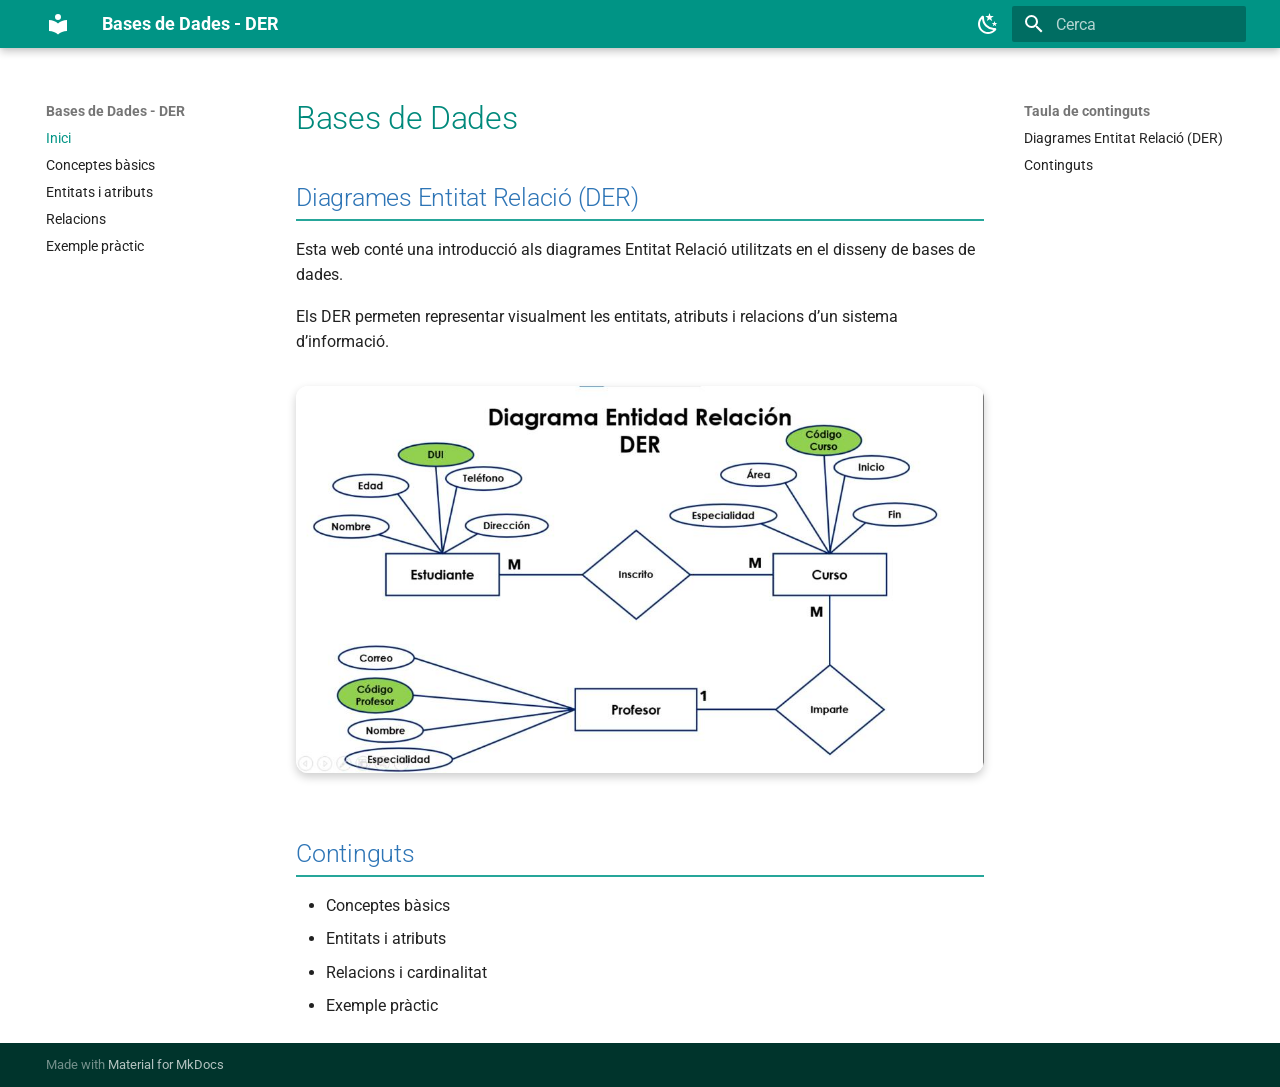
<file: site/index.html>
<!doctype html>
<html lang="ca" class="no-js">
  <head>
    
      <meta charset="utf-8">
      <meta name="viewport" content="width=device-width,initial-scale=1">
      
      
      
      
      
        <link rel="next" href="conceptes/">
      
      
        
      
      
      <link rel="icon" href="assets/images/favicon.png">
      <meta name="generator" content="mkdocs-1.6.1, mkdocs-material-9.7.6">
    
    
      
        <title>Bases de Dades - DER</title>
      
    
    
      <link rel="stylesheet" href="assets/stylesheets/main.484c7ddc.min.css">
      
        
        <link rel="stylesheet" href="assets/stylesheets/palette.ab4e12ef.min.css">
      
      


    
    
      
    
    
      
        
        
        <link rel="preconnect" href="https://fonts.gstatic.com" crossorigin>
        <link rel="stylesheet" href="https://fonts.googleapis.com/css?family=Roboto:300,300i,400,400i,700,700i%7CRoboto+Mono:400,400i,700,700i&display=fallback">
        <style>:root{--md-text-font:"Roboto";--md-code-font:"Roboto Mono"}</style>
      
    
    
      <link rel="stylesheet" href="css/extra.css">
    
    <script>__md_scope=new URL(".",location),__md_hash=e=>[...e].reduce(((e,_)=>(e<<5)-e+_.charCodeAt(0)),0),__md_get=(e,_=localStorage,t=__md_scope)=>JSON.parse(_.getItem(t.pathname+"."+e)),__md_set=(e,_,t=localStorage,a=__md_scope)=>{try{t.setItem(a.pathname+"."+e,JSON.stringify(_))}catch(e){}}</script>
    
      

    
    
  </head>
  
  
    
    
      
    
    
    
    
    <body dir="ltr" data-md-color-scheme="default" data-md-color-primary="teal" data-md-color-accent="indigo">
  
    
    <input class="md-toggle" data-md-toggle="drawer" type="checkbox" id="__drawer" autocomplete="off">
    <input class="md-toggle" data-md-toggle="search" type="checkbox" id="__search" autocomplete="off">
    <label class="md-overlay" for="__drawer"></label>
    <div data-md-component="skip">
      
        
        <a href="#bases-de-dades" class="md-skip">
          Salta el contingut
        </a>
      
    </div>
    <div data-md-component="announce">
      
    </div>
    
    
      

  

<header class="md-header md-header--shadow" data-md-component="header">
  <nav class="md-header__inner md-grid" aria-label="Capçalera">
    <a href="." title="Bases de Dades - DER" class="md-header__button md-logo" aria-label="Bases de Dades - DER" data-md-component="logo">
      
  
  <svg xmlns="http://www.w3.org/2000/svg" viewBox="0 0 24 24"><path d="M12 8a3 3 0 0 0 3-3 3 3 0 0 0-3-3 3 3 0 0 0-3 3 3 3 0 0 0 3 3m0 3.54C9.64 9.35 6.5 8 3 8v11c3.5 0 6.64 1.35 9 3.54 2.36-2.19 5.5-3.54 9-3.54V8c-3.5 0-6.64 1.35-9 3.54"/></svg>

    </a>
    <label class="md-header__button md-icon" for="__drawer">
      
      <svg xmlns="http://www.w3.org/2000/svg" viewBox="0 0 24 24"><path d="M3 6h18v2H3zm0 5h18v2H3zm0 5h18v2H3z"/></svg>
    </label>
    <div class="md-header__title" data-md-component="header-title">
      <div class="md-header__ellipsis">
        <div class="md-header__topic">
          <span class="md-ellipsis">
            Bases de Dades - DER
          </span>
        </div>
        <div class="md-header__topic" data-md-component="header-topic">
          <span class="md-ellipsis">
            
              Inici
            
          </span>
        </div>
      </div>
    </div>
    
      
        <form class="md-header__option" data-md-component="palette">
  
    
    
    
    <input class="md-option" data-md-color-media="" data-md-color-scheme="default" data-md-color-primary="teal" data-md-color-accent="indigo"  aria-label="Canvia a mode oscur"  type="radio" name="__palette" id="__palette_0">
    
      <label class="md-header__button md-icon" title="Canvia a mode oscur" for="__palette_1" hidden>
        <svg xmlns="http://www.w3.org/2000/svg" viewBox="0 0 24 24"><path d="m17.75 4.09-2.53 1.94.91 3.06-2.63-1.81-2.63 1.81.91-3.06-2.53-1.94L12.44 4l1.06-3 1.06 3zm3.5 6.91-1.64 1.25.59 1.98-1.7-1.17-1.7 1.17.59-1.98L15.75 11l2.06-.05L18.5 9l.69 1.95zm-2.28 4.95c.83-.08 1.72 1.1 1.19 1.85-.32.45-.66.87-1.08 1.27C15.17 23 8.84 23 4.94 19.07c-3.91-3.9-3.91-10.24 0-14.14.4-.4.82-.76 1.27-1.08.75-.53 1.93.36 1.85 1.19-.27 2.86.69 5.83 2.89 8.02a9.96 9.96 0 0 0 8.02 2.89m-1.64 2.02a12.08 12.08 0 0 1-7.8-3.47c-2.17-2.19-3.33-5-3.49-7.82-2.81 3.14-2.7 7.96.31 10.98 3.02 3.01 7.84 3.12 10.98.31"/></svg>
      </label>
    
  
    
    
    
    <input class="md-option" data-md-color-media="" data-md-color-scheme="slate" data-md-color-primary="teal" data-md-color-accent="lime"  aria-label="Canvia a mode clar"  type="radio" name="__palette" id="__palette_1">
    
      <label class="md-header__button md-icon" title="Canvia a mode clar" for="__palette_0" hidden>
        <svg xmlns="http://www.w3.org/2000/svg" viewBox="0 0 24 24"><path d="M12 7a5 5 0 0 1 5 5 5 5 0 0 1-5 5 5 5 0 0 1-5-5 5 5 0 0 1 5-5m0 2a3 3 0 0 0-3 3 3 3 0 0 0 3 3 3 3 0 0 0 3-3 3 3 0 0 0-3-3m0-7 2.39 3.42C13.65 5.15 12.84 5 12 5s-1.65.15-2.39.42zM3.34 7l4.16-.35A7.2 7.2 0 0 0 5.94 8.5c-.44.74-.69 1.5-.83 2.29zm.02 10 1.76-3.77a7.131 7.131 0 0 0 2.38 4.14zM20.65 7l-1.77 3.79a7.02 7.02 0 0 0-2.38-4.15zm-.01 10-4.14.36c.59-.51 1.12-1.14 1.54-1.86.42-.73.69-1.5.83-2.29zM12 22l-2.41-3.44c.74.27 1.55.44 2.41.44.82 0 1.63-.17 2.37-.44z"/></svg>
      </label>
    
  
</form>
      
    
    
      <script>var palette=__md_get("__palette");if(palette&&palette.color){if("(prefers-color-scheme)"===palette.color.media){var media=matchMedia("(prefers-color-scheme: light)"),input=document.querySelector(media.matches?"[data-md-color-media='(prefers-color-scheme: light)']":"[data-md-color-media='(prefers-color-scheme: dark)']");palette.color.media=input.getAttribute("data-md-color-media"),palette.color.scheme=input.getAttribute("data-md-color-scheme"),palette.color.primary=input.getAttribute("data-md-color-primary"),palette.color.accent=input.getAttribute("data-md-color-accent")}for(var[key,value]of Object.entries(palette.color))document.body.setAttribute("data-md-color-"+key,value)}</script>
    
    
    
      
      
        <label class="md-header__button md-icon" for="__search">
          
          <svg xmlns="http://www.w3.org/2000/svg" viewBox="0 0 24 24"><path d="M9.5 3A6.5 6.5 0 0 1 16 9.5c0 1.61-.59 3.09-1.56 4.23l.27.27h.79l5 5-1.5 1.5-5-5v-.79l-.27-.27A6.52 6.52 0 0 1 9.5 16 6.5 6.5 0 0 1 3 9.5 6.5 6.5 0 0 1 9.5 3m0 2C7 5 5 7 5 9.5S7 14 9.5 14 14 12 14 9.5 12 5 9.5 5"/></svg>
        </label>
        <div class="md-search" data-md-component="search" role="dialog">
  <label class="md-search__overlay" for="__search"></label>
  <div class="md-search__inner" role="search">
    <form class="md-search__form" name="search">
      <input type="text" class="md-search__input" name="query" aria-label="Cerca" placeholder="Cerca" autocapitalize="off" autocorrect="off" autocomplete="off" spellcheck="false" data-md-component="search-query" required>
      <label class="md-search__icon md-icon" for="__search">
        
        <svg xmlns="http://www.w3.org/2000/svg" viewBox="0 0 24 24"><path d="M9.5 3A6.5 6.5 0 0 1 16 9.5c0 1.61-.59 3.09-1.56 4.23l.27.27h.79l5 5-1.5 1.5-5-5v-.79l-.27-.27A6.52 6.52 0 0 1 9.5 16 6.5 6.5 0 0 1 3 9.5 6.5 6.5 0 0 1 9.5 3m0 2C7 5 5 7 5 9.5S7 14 9.5 14 14 12 14 9.5 12 5 9.5 5"/></svg>
        
        <svg xmlns="http://www.w3.org/2000/svg" viewBox="0 0 24 24"><path d="M20 11v2H8l5.5 5.5-1.42 1.42L4.16 12l7.92-7.92L13.5 5.5 8 11z"/></svg>
      </label>
      <nav class="md-search__options" aria-label="Cerca">
        
        <button type="reset" class="md-search__icon md-icon" title="Neteja" aria-label="Neteja" tabindex="-1">
          
          <svg xmlns="http://www.w3.org/2000/svg" viewBox="0 0 24 24"><path d="M19 6.41 17.59 5 12 10.59 6.41 5 5 6.41 10.59 12 5 17.59 6.41 19 12 13.41 17.59 19 19 17.59 13.41 12z"/></svg>
        </button>
      </nav>
      
        <div class="md-search__suggest" data-md-component="search-suggest"></div>
      
    </form>
    <div class="md-search__output">
      <div class="md-search__scrollwrap" tabindex="0" data-md-scrollfix>
        <div class="md-search-result" data-md-component="search-result">
          <div class="md-search-result__meta">
            Inicialitzant cerca
          </div>
          <ol class="md-search-result__list" role="presentation"></ol>
        </div>
      </div>
    </div>
  </div>
</div>
      
    
    
  </nav>
  
</header>
    
    <div class="md-container" data-md-component="container">
      
      
        
          
        
      
      <main class="md-main" data-md-component="main">
        <div class="md-main__inner md-grid">
          
            
              
              <div class="md-sidebar md-sidebar--primary" data-md-component="sidebar" data-md-type="navigation" >
                <div class="md-sidebar__scrollwrap">
                  <div class="md-sidebar__inner">
                    



<nav class="md-nav md-nav--primary" aria-label="Navegació" data-md-level="0">
  <label class="md-nav__title" for="__drawer">
    <a href="." title="Bases de Dades - DER" class="md-nav__button md-logo" aria-label="Bases de Dades - DER" data-md-component="logo">
      
  
  <svg xmlns="http://www.w3.org/2000/svg" viewBox="0 0 24 24"><path d="M12 8a3 3 0 0 0 3-3 3 3 0 0 0-3-3 3 3 0 0 0-3 3 3 3 0 0 0 3 3m0 3.54C9.64 9.35 6.5 8 3 8v11c3.5 0 6.64 1.35 9 3.54 2.36-2.19 5.5-3.54 9-3.54V8c-3.5 0-6.64 1.35-9 3.54"/></svg>

    </a>
    Bases de Dades - DER
  </label>
  
  <ul class="md-nav__list" data-md-scrollfix>
    
      
      
  
  
    
  
  
  
    <li class="md-nav__item md-nav__item--active">
      
      <input class="md-nav__toggle md-toggle" type="checkbox" id="__toc">
      
      
        
      
      
        <label class="md-nav__link md-nav__link--active" for="__toc">
          
  
  
  <span class="md-ellipsis">
    
  
    Inici
  

    
  </span>
  
  

          <span class="md-nav__icon md-icon"></span>
        </label>
      
      <a href="." class="md-nav__link md-nav__link--active">
        
  
  
  <span class="md-ellipsis">
    
  
    Inici
  

    
  </span>
  
  

      </a>
      
        

<nav class="md-nav md-nav--secondary" aria-label="Taula de continguts">
  
  
  
    
  
  
    <label class="md-nav__title" for="__toc">
      <span class="md-nav__icon md-icon"></span>
      Taula de continguts
    </label>
    <ul class="md-nav__list" data-md-component="toc" data-md-scrollfix>
      
        <li class="md-nav__item">
  <a href="#diagrames-entitat-relacio-der" class="md-nav__link">
    <span class="md-ellipsis">
      
        Diagrames Entitat Relació (DER)
      
    </span>
  </a>
  
</li>
      
        <li class="md-nav__item">
  <a href="#continguts" class="md-nav__link">
    <span class="md-ellipsis">
      
        Continguts
      
    </span>
  </a>
  
</li>
      
    </ul>
  
</nav>
      
    </li>
  

    
      
      
  
  
  
  
    <li class="md-nav__item">
      <a href="conceptes/" class="md-nav__link">
        
  
  
  <span class="md-ellipsis">
    
  
    Conceptes bàsics
  

    
  </span>
  
  

      </a>
    </li>
  

    
      
      
  
  
  
  
    <li class="md-nav__item">
      <a href="entitats/" class="md-nav__link">
        
  
  
  <span class="md-ellipsis">
    
  
    Entitats i atributs
  

    
  </span>
  
  

      </a>
    </li>
  

    
      
      
  
  
  
  
    <li class="md-nav__item">
      <a href="relacions/" class="md-nav__link">
        
  
  
  <span class="md-ellipsis">
    
  
    Relacions
  

    
  </span>
  
  

      </a>
    </li>
  

    
      
      
  
  
  
  
    <li class="md-nav__item">
      <a href="exemple/" class="md-nav__link">
        
  
  
  <span class="md-ellipsis">
    
  
    Exemple pràctic
  

    
  </span>
  
  

      </a>
    </li>
  

    
  </ul>
</nav>
                  </div>
                </div>
              </div>
            
            
              
              <div class="md-sidebar md-sidebar--secondary" data-md-component="sidebar" data-md-type="toc" >
                <div class="md-sidebar__scrollwrap">
                  <div class="md-sidebar__inner">
                    

<nav class="md-nav md-nav--secondary" aria-label="Taula de continguts">
  
  
  
    
  
  
    <label class="md-nav__title" for="__toc">
      <span class="md-nav__icon md-icon"></span>
      Taula de continguts
    </label>
    <ul class="md-nav__list" data-md-component="toc" data-md-scrollfix>
      
        <li class="md-nav__item">
  <a href="#diagrames-entitat-relacio-der" class="md-nav__link">
    <span class="md-ellipsis">
      
        Diagrames Entitat Relació (DER)
      
    </span>
  </a>
  
</li>
      
        <li class="md-nav__item">
  <a href="#continguts" class="md-nav__link">
    <span class="md-ellipsis">
      
        Continguts
      
    </span>
  </a>
  
</li>
      
    </ul>
  
</nav>
                  </div>
                </div>
              </div>
            
          
          
            <div class="md-content" data-md-component="content">
              
              <article class="md-content__inner md-typeset">
                
                  



<h1 id="bases-de-dades">Bases de Dades</h1>
<h2 id="diagrames-entitat-relacio-der">Diagrames Entitat Relació (DER)</h2>
<p>Esta web conté una introducció als diagrames Entitat Relació utilitzats en el disseny de bases de dades.</p>
<p>Els DER permeten representar visualment les entitats, atributs i relacions d’un sistema d’informació.</p>
<p><img alt="DER" src="img/der.jpg" /></p>
<h2 id="continguts">Continguts</h2>
<ul>
<li>Conceptes bàsics</li>
<li>Entitats i atributs</li>
<li>Relacions i cardinalitat</li>
<li>Exemple pràctic</li>
</ul>












                
              </article>
            </div>
          
          
<script>var target=document.getElementById(location.hash.slice(1));target&&target.name&&(target.checked=target.name.startsWith("__tabbed_"))</script>
        </div>
        
          <button type="button" class="md-top md-icon" data-md-component="top" hidden>
  
  <svg xmlns="http://www.w3.org/2000/svg" viewBox="0 0 24 24"><path d="M13 20h-2V8l-5.5 5.5-1.42-1.42L12 4.16l7.92 7.92-1.42 1.42L13 8z"/></svg>
  Torna a l'inici
</button>
        
      </main>
      
        <footer class="md-footer">
  
  <div class="md-footer-meta md-typeset">
    <div class="md-footer-meta__inner md-grid">
      <div class="md-copyright">
  
  
    Made with
    <a href="https://squidfunk.github.io/mkdocs-material/" target="_blank" rel="noopener">
      Material for MkDocs
    </a>
  
</div>
      
    </div>
  </div>
</footer>
      
    </div>
    <div class="md-dialog" data-md-component="dialog">
      <div class="md-dialog__inner md-typeset"></div>
    </div>
    
    
    
      
      
      <script id="__config" type="application/json">{"annotate": null, "base": ".", "features": ["navigation.sections", "navigation.top", "search.highlight", "search.suggest", "content.code.copy"], "search": "assets/javascripts/workers/search.2c215733.min.js", "tags": null, "translations": {"clipboard.copied": "Copiat al porta-retalls", "clipboard.copy": "C\u00f2pia al porta-retalls", "search.result.more.one": "1 m\u00e9s en aquesta p\u00e0gina", "search.result.more.other": "# m\u00e9s en aquesta p\u00e0gina", "search.result.none": "Cap document coincideix", "search.result.one": "1 document coincident", "search.result.other": "# documents coincidents", "search.result.placeholder": "Escriu per a comen\u00e7ar a cercar", "search.result.term.missing": "Desaparegut", "select.version": "Selecciona la versi\u00f3"}, "version": null}</script>
    
    
      <script src="assets/javascripts/bundle.79ae519e.min.js"></script>
      
    
  </body>
</html>
</file>
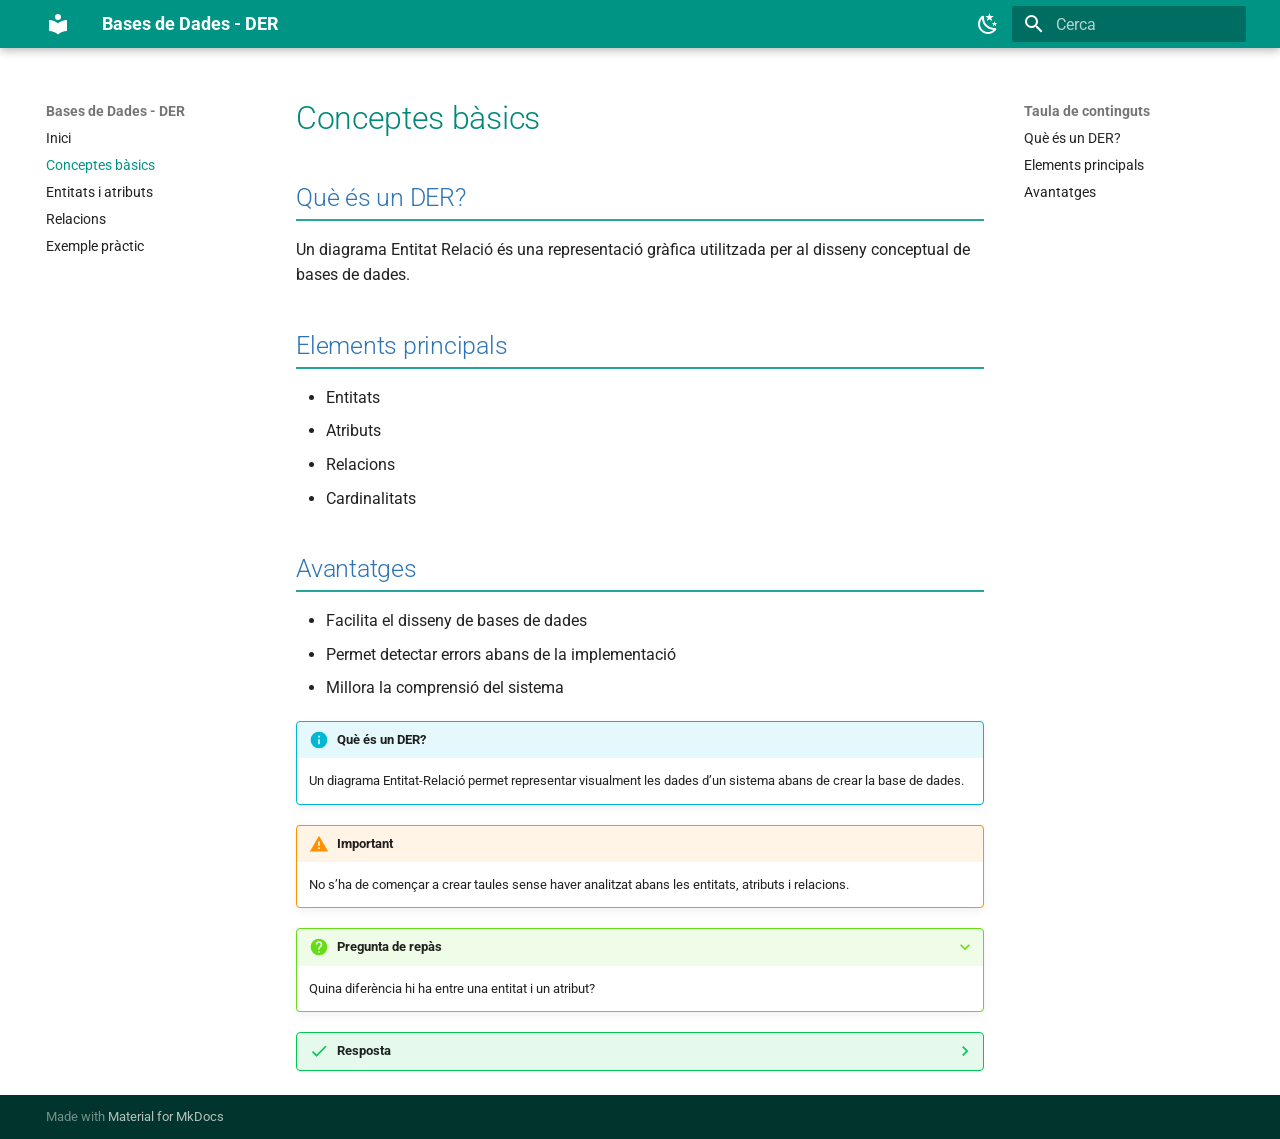
<file: site/conceptes/index.html>
<!doctype html>
<html lang="ca" class="no-js">
  <head>
    
      <meta charset="utf-8">
      <meta name="viewport" content="width=device-width,initial-scale=1">
      
      
      
      
        <link rel="prev" href="..">
      
      
        <link rel="next" href="../entitats/">
      
      
        
      
      
      <link rel="icon" href="../assets/images/favicon.png">
      <meta name="generator" content="mkdocs-1.6.1, mkdocs-material-9.7.6">
    
    
      
        <title>Conceptes bàsics - Bases de Dades - DER</title>
      
    
    
      <link rel="stylesheet" href="../assets/stylesheets/main.484c7ddc.min.css">
      
        
        <link rel="stylesheet" href="../assets/stylesheets/palette.ab4e12ef.min.css">
      
      


    
    
      
    
    
      
        
        
        <link rel="preconnect" href="https://fonts.gstatic.com" crossorigin>
        <link rel="stylesheet" href="https://fonts.googleapis.com/css?family=Roboto:300,300i,400,400i,700,700i%7CRoboto+Mono:400,400i,700,700i&display=fallback">
        <style>:root{--md-text-font:"Roboto";--md-code-font:"Roboto Mono"}</style>
      
    
    
      <link rel="stylesheet" href="../css/extra.css">
    
    <script>__md_scope=new URL("..",location),__md_hash=e=>[...e].reduce(((e,_)=>(e<<5)-e+_.charCodeAt(0)),0),__md_get=(e,_=localStorage,t=__md_scope)=>JSON.parse(_.getItem(t.pathname+"."+e)),__md_set=(e,_,t=localStorage,a=__md_scope)=>{try{t.setItem(a.pathname+"."+e,JSON.stringify(_))}catch(e){}}</script>
    
      

    
    
  </head>
  
  
    
    
      
    
    
    
    
    <body dir="ltr" data-md-color-scheme="default" data-md-color-primary="teal" data-md-color-accent="indigo">
  
    
    <input class="md-toggle" data-md-toggle="drawer" type="checkbox" id="__drawer" autocomplete="off">
    <input class="md-toggle" data-md-toggle="search" type="checkbox" id="__search" autocomplete="off">
    <label class="md-overlay" for="__drawer"></label>
    <div data-md-component="skip">
      
        
        <a href="#conceptes-basics" class="md-skip">
          Salta el contingut
        </a>
      
    </div>
    <div data-md-component="announce">
      
    </div>
    
    
      

  

<header class="md-header md-header--shadow" data-md-component="header">
  <nav class="md-header__inner md-grid" aria-label="Capçalera">
    <a href=".." title="Bases de Dades - DER" class="md-header__button md-logo" aria-label="Bases de Dades - DER" data-md-component="logo">
      
  
  <svg xmlns="http://www.w3.org/2000/svg" viewBox="0 0 24 24"><path d="M12 8a3 3 0 0 0 3-3 3 3 0 0 0-3-3 3 3 0 0 0-3 3 3 3 0 0 0 3 3m0 3.54C9.64 9.35 6.5 8 3 8v11c3.5 0 6.64 1.35 9 3.54 2.36-2.19 5.5-3.54 9-3.54V8c-3.5 0-6.64 1.35-9 3.54"/></svg>

    </a>
    <label class="md-header__button md-icon" for="__drawer">
      
      <svg xmlns="http://www.w3.org/2000/svg" viewBox="0 0 24 24"><path d="M3 6h18v2H3zm0 5h18v2H3zm0 5h18v2H3z"/></svg>
    </label>
    <div class="md-header__title" data-md-component="header-title">
      <div class="md-header__ellipsis">
        <div class="md-header__topic">
          <span class="md-ellipsis">
            Bases de Dades - DER
          </span>
        </div>
        <div class="md-header__topic" data-md-component="header-topic">
          <span class="md-ellipsis">
            
              Conceptes bàsics
            
          </span>
        </div>
      </div>
    </div>
    
      
        <form class="md-header__option" data-md-component="palette">
  
    
    
    
    <input class="md-option" data-md-color-media="" data-md-color-scheme="default" data-md-color-primary="teal" data-md-color-accent="indigo"  aria-label="Canvia a mode oscur"  type="radio" name="__palette" id="__palette_0">
    
      <label class="md-header__button md-icon" title="Canvia a mode oscur" for="__palette_1" hidden>
        <svg xmlns="http://www.w3.org/2000/svg" viewBox="0 0 24 24"><path d="m17.75 4.09-2.53 1.94.91 3.06-2.63-1.81-2.63 1.81.91-3.06-2.53-1.94L12.44 4l1.06-3 1.06 3zm3.5 6.91-1.64 1.25.59 1.98-1.7-1.17-1.7 1.17.59-1.98L15.75 11l2.06-.05L18.5 9l.69 1.95zm-2.28 4.95c.83-.08 1.72 1.1 1.19 1.85-.32.45-.66.87-1.08 1.27C15.17 23 8.84 23 4.94 19.07c-3.91-3.9-3.91-10.24 0-14.14.4-.4.82-.76 1.27-1.08.75-.53 1.93.36 1.85 1.19-.27 2.86.69 5.83 2.89 8.02a9.96 9.96 0 0 0 8.02 2.89m-1.64 2.02a12.08 12.08 0 0 1-7.8-3.47c-2.17-2.19-3.33-5-3.49-7.82-2.81 3.14-2.7 7.96.31 10.98 3.02 3.01 7.84 3.12 10.98.31"/></svg>
      </label>
    
  
    
    
    
    <input class="md-option" data-md-color-media="" data-md-color-scheme="slate" data-md-color-primary="teal" data-md-color-accent="lime"  aria-label="Canvia a mode clar"  type="radio" name="__palette" id="__palette_1">
    
      <label class="md-header__button md-icon" title="Canvia a mode clar" for="__palette_0" hidden>
        <svg xmlns="http://www.w3.org/2000/svg" viewBox="0 0 24 24"><path d="M12 7a5 5 0 0 1 5 5 5 5 0 0 1-5 5 5 5 0 0 1-5-5 5 5 0 0 1 5-5m0 2a3 3 0 0 0-3 3 3 3 0 0 0 3 3 3 3 0 0 0 3-3 3 3 0 0 0-3-3m0-7 2.39 3.42C13.65 5.15 12.84 5 12 5s-1.65.15-2.39.42zM3.34 7l4.16-.35A7.2 7.2 0 0 0 5.94 8.5c-.44.74-.69 1.5-.83 2.29zm.02 10 1.76-3.77a7.131 7.131 0 0 0 2.38 4.14zM20.65 7l-1.77 3.79a7.02 7.02 0 0 0-2.38-4.15zm-.01 10-4.14.36c.59-.51 1.12-1.14 1.54-1.86.42-.73.69-1.5.83-2.29zM12 22l-2.41-3.44c.74.27 1.55.44 2.41.44.82 0 1.63-.17 2.37-.44z"/></svg>
      </label>
    
  
</form>
      
    
    
      <script>var palette=__md_get("__palette");if(palette&&palette.color){if("(prefers-color-scheme)"===palette.color.media){var media=matchMedia("(prefers-color-scheme: light)"),input=document.querySelector(media.matches?"[data-md-color-media='(prefers-color-scheme: light)']":"[data-md-color-media='(prefers-color-scheme: dark)']");palette.color.media=input.getAttribute("data-md-color-media"),palette.color.scheme=input.getAttribute("data-md-color-scheme"),palette.color.primary=input.getAttribute("data-md-color-primary"),palette.color.accent=input.getAttribute("data-md-color-accent")}for(var[key,value]of Object.entries(palette.color))document.body.setAttribute("data-md-color-"+key,value)}</script>
    
    
    
      
      
        <label class="md-header__button md-icon" for="__search">
          
          <svg xmlns="http://www.w3.org/2000/svg" viewBox="0 0 24 24"><path d="M9.5 3A6.5 6.5 0 0 1 16 9.5c0 1.61-.59 3.09-1.56 4.23l.27.27h.79l5 5-1.5 1.5-5-5v-.79l-.27-.27A6.52 6.52 0 0 1 9.5 16 6.5 6.5 0 0 1 3 9.5 6.5 6.5 0 0 1 9.5 3m0 2C7 5 5 7 5 9.5S7 14 9.5 14 14 12 14 9.5 12 5 9.5 5"/></svg>
        </label>
        <div class="md-search" data-md-component="search" role="dialog">
  <label class="md-search__overlay" for="__search"></label>
  <div class="md-search__inner" role="search">
    <form class="md-search__form" name="search">
      <input type="text" class="md-search__input" name="query" aria-label="Cerca" placeholder="Cerca" autocapitalize="off" autocorrect="off" autocomplete="off" spellcheck="false" data-md-component="search-query" required>
      <label class="md-search__icon md-icon" for="__search">
        
        <svg xmlns="http://www.w3.org/2000/svg" viewBox="0 0 24 24"><path d="M9.5 3A6.5 6.5 0 0 1 16 9.5c0 1.61-.59 3.09-1.56 4.23l.27.27h.79l5 5-1.5 1.5-5-5v-.79l-.27-.27A6.52 6.52 0 0 1 9.5 16 6.5 6.5 0 0 1 3 9.5 6.5 6.5 0 0 1 9.5 3m0 2C7 5 5 7 5 9.5S7 14 9.5 14 14 12 14 9.5 12 5 9.5 5"/></svg>
        
        <svg xmlns="http://www.w3.org/2000/svg" viewBox="0 0 24 24"><path d="M20 11v2H8l5.5 5.5-1.42 1.42L4.16 12l7.92-7.92L13.5 5.5 8 11z"/></svg>
      </label>
      <nav class="md-search__options" aria-label="Cerca">
        
        <button type="reset" class="md-search__icon md-icon" title="Neteja" aria-label="Neteja" tabindex="-1">
          
          <svg xmlns="http://www.w3.org/2000/svg" viewBox="0 0 24 24"><path d="M19 6.41 17.59 5 12 10.59 6.41 5 5 6.41 10.59 12 5 17.59 6.41 19 12 13.41 17.59 19 19 17.59 13.41 12z"/></svg>
        </button>
      </nav>
      
        <div class="md-search__suggest" data-md-component="search-suggest"></div>
      
    </form>
    <div class="md-search__output">
      <div class="md-search__scrollwrap" tabindex="0" data-md-scrollfix>
        <div class="md-search-result" data-md-component="search-result">
          <div class="md-search-result__meta">
            Inicialitzant cerca
          </div>
          <ol class="md-search-result__list" role="presentation"></ol>
        </div>
      </div>
    </div>
  </div>
</div>
      
    
    
  </nav>
  
</header>
    
    <div class="md-container" data-md-component="container">
      
      
        
          
        
      
      <main class="md-main" data-md-component="main">
        <div class="md-main__inner md-grid">
          
            
              
              <div class="md-sidebar md-sidebar--primary" data-md-component="sidebar" data-md-type="navigation" >
                <div class="md-sidebar__scrollwrap">
                  <div class="md-sidebar__inner">
                    



<nav class="md-nav md-nav--primary" aria-label="Navegació" data-md-level="0">
  <label class="md-nav__title" for="__drawer">
    <a href=".." title="Bases de Dades - DER" class="md-nav__button md-logo" aria-label="Bases de Dades - DER" data-md-component="logo">
      
  
  <svg xmlns="http://www.w3.org/2000/svg" viewBox="0 0 24 24"><path d="M12 8a3 3 0 0 0 3-3 3 3 0 0 0-3-3 3 3 0 0 0-3 3 3 3 0 0 0 3 3m0 3.54C9.64 9.35 6.5 8 3 8v11c3.5 0 6.64 1.35 9 3.54 2.36-2.19 5.5-3.54 9-3.54V8c-3.5 0-6.64 1.35-9 3.54"/></svg>

    </a>
    Bases de Dades - DER
  </label>
  
  <ul class="md-nav__list" data-md-scrollfix>
    
      
      
  
  
  
  
    <li class="md-nav__item">
      <a href=".." class="md-nav__link">
        
  
  
  <span class="md-ellipsis">
    
  
    Inici
  

    
  </span>
  
  

      </a>
    </li>
  

    
      
      
  
  
    
  
  
  
    <li class="md-nav__item md-nav__item--active">
      
      <input class="md-nav__toggle md-toggle" type="checkbox" id="__toc">
      
      
        
      
      
        <label class="md-nav__link md-nav__link--active" for="__toc">
          
  
  
  <span class="md-ellipsis">
    
  
    Conceptes bàsics
  

    
  </span>
  
  

          <span class="md-nav__icon md-icon"></span>
        </label>
      
      <a href="./" class="md-nav__link md-nav__link--active">
        
  
  
  <span class="md-ellipsis">
    
  
    Conceptes bàsics
  

    
  </span>
  
  

      </a>
      
        

<nav class="md-nav md-nav--secondary" aria-label="Taula de continguts">
  
  
  
    
  
  
    <label class="md-nav__title" for="__toc">
      <span class="md-nav__icon md-icon"></span>
      Taula de continguts
    </label>
    <ul class="md-nav__list" data-md-component="toc" data-md-scrollfix>
      
        <li class="md-nav__item">
  <a href="#que-es-un-der" class="md-nav__link">
    <span class="md-ellipsis">
      
        Què és un DER?
      
    </span>
  </a>
  
</li>
      
        <li class="md-nav__item">
  <a href="#elements-principals" class="md-nav__link">
    <span class="md-ellipsis">
      
        Elements principals
      
    </span>
  </a>
  
</li>
      
        <li class="md-nav__item">
  <a href="#avantatges" class="md-nav__link">
    <span class="md-ellipsis">
      
        Avantatges
      
    </span>
  </a>
  
</li>
      
    </ul>
  
</nav>
      
    </li>
  

    
      
      
  
  
  
  
    <li class="md-nav__item">
      <a href="../entitats/" class="md-nav__link">
        
  
  
  <span class="md-ellipsis">
    
  
    Entitats i atributs
  

    
  </span>
  
  

      </a>
    </li>
  

    
      
      
  
  
  
  
    <li class="md-nav__item">
      <a href="../relacions/" class="md-nav__link">
        
  
  
  <span class="md-ellipsis">
    
  
    Relacions
  

    
  </span>
  
  

      </a>
    </li>
  

    
      
      
  
  
  
  
    <li class="md-nav__item">
      <a href="../exemple/" class="md-nav__link">
        
  
  
  <span class="md-ellipsis">
    
  
    Exemple pràctic
  

    
  </span>
  
  

      </a>
    </li>
  

    
  </ul>
</nav>
                  </div>
                </div>
              </div>
            
            
              
              <div class="md-sidebar md-sidebar--secondary" data-md-component="sidebar" data-md-type="toc" >
                <div class="md-sidebar__scrollwrap">
                  <div class="md-sidebar__inner">
                    

<nav class="md-nav md-nav--secondary" aria-label="Taula de continguts">
  
  
  
    
  
  
    <label class="md-nav__title" for="__toc">
      <span class="md-nav__icon md-icon"></span>
      Taula de continguts
    </label>
    <ul class="md-nav__list" data-md-component="toc" data-md-scrollfix>
      
        <li class="md-nav__item">
  <a href="#que-es-un-der" class="md-nav__link">
    <span class="md-ellipsis">
      
        Què és un DER?
      
    </span>
  </a>
  
</li>
      
        <li class="md-nav__item">
  <a href="#elements-principals" class="md-nav__link">
    <span class="md-ellipsis">
      
        Elements principals
      
    </span>
  </a>
  
</li>
      
        <li class="md-nav__item">
  <a href="#avantatges" class="md-nav__link">
    <span class="md-ellipsis">
      
        Avantatges
      
    </span>
  </a>
  
</li>
      
    </ul>
  
</nav>
                  </div>
                </div>
              </div>
            
          
          
            <div class="md-content" data-md-component="content">
              
              <article class="md-content__inner md-typeset">
                
                  



<h1 id="conceptes-basics">Conceptes bàsics</h1>
<h2 id="que-es-un-der">Què és un DER?</h2>
<p>Un diagrama Entitat Relació és una representació gràfica utilitzada per al disseny conceptual de bases de dades.</p>
<h2 id="elements-principals">Elements principals</h2>
<ul>
<li>Entitats</li>
<li>Atributs</li>
<li>Relacions</li>
<li>Cardinalitats</li>
</ul>
<h2 id="avantatges">Avantatges</h2>
<ul>
<li>Facilita el disseny de bases de dades</li>
<li>Permet detectar errors abans de la implementació</li>
<li>Millora la comprensió del sistema</li>
</ul>
<div class="admonition info">
<p class="admonition-title">Què és un DER?</p>
<p>Un diagrama Entitat-Relació permet representar visualment les dades d’un sistema abans de crear la base de dades.</p>
</div>
<div class="admonition warning">
<p class="admonition-title">Important</p>
<p>No s’ha de començar a crear taules sense haver analitzat abans les entitats, atributs i relacions.</p>
</div>
<details class="question" open="open">
<summary>Pregunta de repàs</summary>
<p>Quina diferència hi ha entre una entitat i un atribut?</p>
</details>
<details class="success">
<summary>Resposta</summary>
<p>Una entitat és un objecte o concepte del sistema; un atribut és una característica d’aquesta entitat.</p>
</details>












                
              </article>
            </div>
          
          
<script>var target=document.getElementById(location.hash.slice(1));target&&target.name&&(target.checked=target.name.startsWith("__tabbed_"))</script>
        </div>
        
          <button type="button" class="md-top md-icon" data-md-component="top" hidden>
  
  <svg xmlns="http://www.w3.org/2000/svg" viewBox="0 0 24 24"><path d="M13 20h-2V8l-5.5 5.5-1.42-1.42L12 4.16l7.92 7.92-1.42 1.42L13 8z"/></svg>
  Torna a l'inici
</button>
        
      </main>
      
        <footer class="md-footer">
  
  <div class="md-footer-meta md-typeset">
    <div class="md-footer-meta__inner md-grid">
      <div class="md-copyright">
  
  
    Made with
    <a href="https://squidfunk.github.io/mkdocs-material/" target="_blank" rel="noopener">
      Material for MkDocs
    </a>
  
</div>
      
    </div>
  </div>
</footer>
      
    </div>
    <div class="md-dialog" data-md-component="dialog">
      <div class="md-dialog__inner md-typeset"></div>
    </div>
    
    
    
      
      
      <script id="__config" type="application/json">{"annotate": null, "base": "..", "features": ["navigation.sections", "navigation.top", "search.highlight", "search.suggest", "content.code.copy"], "search": "../assets/javascripts/workers/search.2c215733.min.js", "tags": null, "translations": {"clipboard.copied": "Copiat al porta-retalls", "clipboard.copy": "C\u00f2pia al porta-retalls", "search.result.more.one": "1 m\u00e9s en aquesta p\u00e0gina", "search.result.more.other": "# m\u00e9s en aquesta p\u00e0gina", "search.result.none": "Cap document coincideix", "search.result.one": "1 document coincident", "search.result.other": "# documents coincidents", "search.result.placeholder": "Escriu per a comen\u00e7ar a cercar", "search.result.term.missing": "Desaparegut", "select.version": "Selecciona la versi\u00f3"}, "version": null}</script>
    
    
      <script src="../assets/javascripts/bundle.79ae519e.min.js"></script>
      
    
  </body>
</html>
</file>
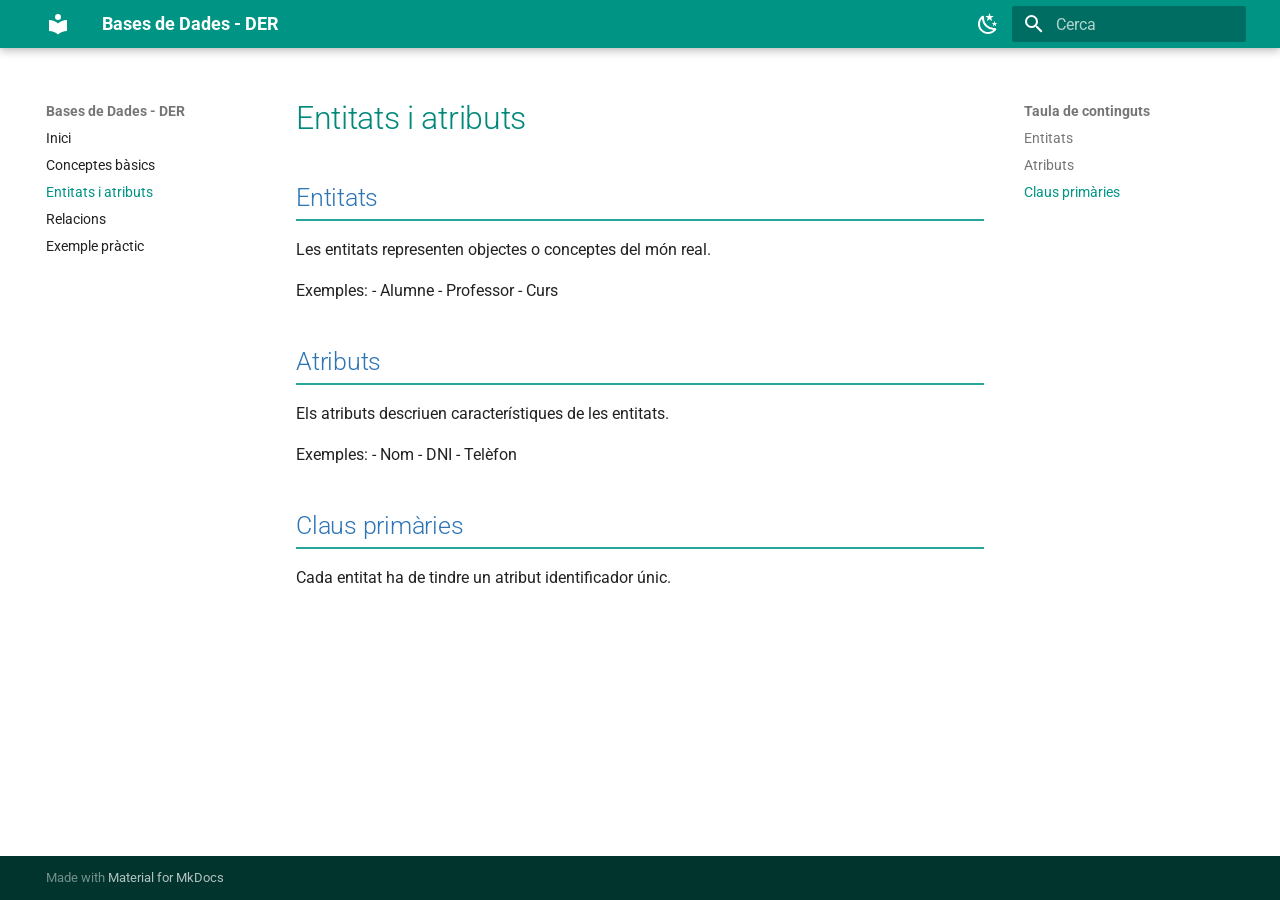
<file: site/entitats/index.html>
<!doctype html>
<html lang="ca" class="no-js">
  <head>
    
      <meta charset="utf-8">
      <meta name="viewport" content="width=device-width,initial-scale=1">
      
      
      
      
        <link rel="prev" href="../conceptes/">
      
      
        <link rel="next" href="../relacions/">
      
      
        
      
      
      <link rel="icon" href="../assets/images/favicon.png">
      <meta name="generator" content="mkdocs-1.6.1, mkdocs-material-9.7.6">
    
    
      
        <title>Entitats i atributs - Bases de Dades - DER</title>
      
    
    
      <link rel="stylesheet" href="../assets/stylesheets/main.484c7ddc.min.css">
      
        
        <link rel="stylesheet" href="../assets/stylesheets/palette.ab4e12ef.min.css">
      
      


    
    
      
    
    
      
        
        
        <link rel="preconnect" href="https://fonts.gstatic.com" crossorigin>
        <link rel="stylesheet" href="https://fonts.googleapis.com/css?family=Roboto:300,300i,400,400i,700,700i%7CRoboto+Mono:400,400i,700,700i&display=fallback">
        <style>:root{--md-text-font:"Roboto";--md-code-font:"Roboto Mono"}</style>
      
    
    
      <link rel="stylesheet" href="../css/extra.css">
    
    <script>__md_scope=new URL("..",location),__md_hash=e=>[...e].reduce(((e,_)=>(e<<5)-e+_.charCodeAt(0)),0),__md_get=(e,_=localStorage,t=__md_scope)=>JSON.parse(_.getItem(t.pathname+"."+e)),__md_set=(e,_,t=localStorage,a=__md_scope)=>{try{t.setItem(a.pathname+"."+e,JSON.stringify(_))}catch(e){}}</script>
    
      

    
    
  </head>
  
  
    
    
      
    
    
    
    
    <body dir="ltr" data-md-color-scheme="default" data-md-color-primary="teal" data-md-color-accent="indigo">
  
    
    <input class="md-toggle" data-md-toggle="drawer" type="checkbox" id="__drawer" autocomplete="off">
    <input class="md-toggle" data-md-toggle="search" type="checkbox" id="__search" autocomplete="off">
    <label class="md-overlay" for="__drawer"></label>
    <div data-md-component="skip">
      
        
        <a href="#entitats-i-atributs" class="md-skip">
          Salta el contingut
        </a>
      
    </div>
    <div data-md-component="announce">
      
    </div>
    
    
      

  

<header class="md-header md-header--shadow" data-md-component="header">
  <nav class="md-header__inner md-grid" aria-label="Capçalera">
    <a href=".." title="Bases de Dades - DER" class="md-header__button md-logo" aria-label="Bases de Dades - DER" data-md-component="logo">
      
  
  <svg xmlns="http://www.w3.org/2000/svg" viewBox="0 0 24 24"><path d="M12 8a3 3 0 0 0 3-3 3 3 0 0 0-3-3 3 3 0 0 0-3 3 3 3 0 0 0 3 3m0 3.54C9.64 9.35 6.5 8 3 8v11c3.5 0 6.64 1.35 9 3.54 2.36-2.19 5.5-3.54 9-3.54V8c-3.5 0-6.64 1.35-9 3.54"/></svg>

    </a>
    <label class="md-header__button md-icon" for="__drawer">
      
      <svg xmlns="http://www.w3.org/2000/svg" viewBox="0 0 24 24"><path d="M3 6h18v2H3zm0 5h18v2H3zm0 5h18v2H3z"/></svg>
    </label>
    <div class="md-header__title" data-md-component="header-title">
      <div class="md-header__ellipsis">
        <div class="md-header__topic">
          <span class="md-ellipsis">
            Bases de Dades - DER
          </span>
        </div>
        <div class="md-header__topic" data-md-component="header-topic">
          <span class="md-ellipsis">
            
              Entitats i atributs
            
          </span>
        </div>
      </div>
    </div>
    
      
        <form class="md-header__option" data-md-component="palette">
  
    
    
    
    <input class="md-option" data-md-color-media="" data-md-color-scheme="default" data-md-color-primary="teal" data-md-color-accent="indigo"  aria-label="Canvia a mode oscur"  type="radio" name="__palette" id="__palette_0">
    
      <label class="md-header__button md-icon" title="Canvia a mode oscur" for="__palette_1" hidden>
        <svg xmlns="http://www.w3.org/2000/svg" viewBox="0 0 24 24"><path d="m17.75 4.09-2.53 1.94.91 3.06-2.63-1.81-2.63 1.81.91-3.06-2.53-1.94L12.44 4l1.06-3 1.06 3zm3.5 6.91-1.64 1.25.59 1.98-1.7-1.17-1.7 1.17.59-1.98L15.75 11l2.06-.05L18.5 9l.69 1.95zm-2.28 4.95c.83-.08 1.72 1.1 1.19 1.85-.32.45-.66.87-1.08 1.27C15.17 23 8.84 23 4.94 19.07c-3.91-3.9-3.91-10.24 0-14.14.4-.4.82-.76 1.27-1.08.75-.53 1.93.36 1.85 1.19-.27 2.86.69 5.83 2.89 8.02a9.96 9.96 0 0 0 8.02 2.89m-1.64 2.02a12.08 12.08 0 0 1-7.8-3.47c-2.17-2.19-3.33-5-3.49-7.82-2.81 3.14-2.7 7.96.31 10.98 3.02 3.01 7.84 3.12 10.98.31"/></svg>
      </label>
    
  
    
    
    
    <input class="md-option" data-md-color-media="" data-md-color-scheme="slate" data-md-color-primary="teal" data-md-color-accent="lime"  aria-label="Canvia a mode clar"  type="radio" name="__palette" id="__palette_1">
    
      <label class="md-header__button md-icon" title="Canvia a mode clar" for="__palette_0" hidden>
        <svg xmlns="http://www.w3.org/2000/svg" viewBox="0 0 24 24"><path d="M12 7a5 5 0 0 1 5 5 5 5 0 0 1-5 5 5 5 0 0 1-5-5 5 5 0 0 1 5-5m0 2a3 3 0 0 0-3 3 3 3 0 0 0 3 3 3 3 0 0 0 3-3 3 3 0 0 0-3-3m0-7 2.39 3.42C13.65 5.15 12.84 5 12 5s-1.65.15-2.39.42zM3.34 7l4.16-.35A7.2 7.2 0 0 0 5.94 8.5c-.44.74-.69 1.5-.83 2.29zm.02 10 1.76-3.77a7.131 7.131 0 0 0 2.38 4.14zM20.65 7l-1.77 3.79a7.02 7.02 0 0 0-2.38-4.15zm-.01 10-4.14.36c.59-.51 1.12-1.14 1.54-1.86.42-.73.69-1.5.83-2.29zM12 22l-2.41-3.44c.74.27 1.55.44 2.41.44.82 0 1.63-.17 2.37-.44z"/></svg>
      </label>
    
  
</form>
      
    
    
      <script>var palette=__md_get("__palette");if(palette&&palette.color){if("(prefers-color-scheme)"===palette.color.media){var media=matchMedia("(prefers-color-scheme: light)"),input=document.querySelector(media.matches?"[data-md-color-media='(prefers-color-scheme: light)']":"[data-md-color-media='(prefers-color-scheme: dark)']");palette.color.media=input.getAttribute("data-md-color-media"),palette.color.scheme=input.getAttribute("data-md-color-scheme"),palette.color.primary=input.getAttribute("data-md-color-primary"),palette.color.accent=input.getAttribute("data-md-color-accent")}for(var[key,value]of Object.entries(palette.color))document.body.setAttribute("data-md-color-"+key,value)}</script>
    
    
    
      
      
        <label class="md-header__button md-icon" for="__search">
          
          <svg xmlns="http://www.w3.org/2000/svg" viewBox="0 0 24 24"><path d="M9.5 3A6.5 6.5 0 0 1 16 9.5c0 1.61-.59 3.09-1.56 4.23l.27.27h.79l5 5-1.5 1.5-5-5v-.79l-.27-.27A6.52 6.52 0 0 1 9.5 16 6.5 6.5 0 0 1 3 9.5 6.5 6.5 0 0 1 9.5 3m0 2C7 5 5 7 5 9.5S7 14 9.5 14 14 12 14 9.5 12 5 9.5 5"/></svg>
        </label>
        <div class="md-search" data-md-component="search" role="dialog">
  <label class="md-search__overlay" for="__search"></label>
  <div class="md-search__inner" role="search">
    <form class="md-search__form" name="search">
      <input type="text" class="md-search__input" name="query" aria-label="Cerca" placeholder="Cerca" autocapitalize="off" autocorrect="off" autocomplete="off" spellcheck="false" data-md-component="search-query" required>
      <label class="md-search__icon md-icon" for="__search">
        
        <svg xmlns="http://www.w3.org/2000/svg" viewBox="0 0 24 24"><path d="M9.5 3A6.5 6.5 0 0 1 16 9.5c0 1.61-.59 3.09-1.56 4.23l.27.27h.79l5 5-1.5 1.5-5-5v-.79l-.27-.27A6.52 6.52 0 0 1 9.5 16 6.5 6.5 0 0 1 3 9.5 6.5 6.5 0 0 1 9.5 3m0 2C7 5 5 7 5 9.5S7 14 9.5 14 14 12 14 9.5 12 5 9.5 5"/></svg>
        
        <svg xmlns="http://www.w3.org/2000/svg" viewBox="0 0 24 24"><path d="M20 11v2H8l5.5 5.5-1.42 1.42L4.16 12l7.92-7.92L13.5 5.5 8 11z"/></svg>
      </label>
      <nav class="md-search__options" aria-label="Cerca">
        
        <button type="reset" class="md-search__icon md-icon" title="Neteja" aria-label="Neteja" tabindex="-1">
          
          <svg xmlns="http://www.w3.org/2000/svg" viewBox="0 0 24 24"><path d="M19 6.41 17.59 5 12 10.59 6.41 5 5 6.41 10.59 12 5 17.59 6.41 19 12 13.41 17.59 19 19 17.59 13.41 12z"/></svg>
        </button>
      </nav>
      
        <div class="md-search__suggest" data-md-component="search-suggest"></div>
      
    </form>
    <div class="md-search__output">
      <div class="md-search__scrollwrap" tabindex="0" data-md-scrollfix>
        <div class="md-search-result" data-md-component="search-result">
          <div class="md-search-result__meta">
            Inicialitzant cerca
          </div>
          <ol class="md-search-result__list" role="presentation"></ol>
        </div>
      </div>
    </div>
  </div>
</div>
      
    
    
  </nav>
  
</header>
    
    <div class="md-container" data-md-component="container">
      
      
        
          
        
      
      <main class="md-main" data-md-component="main">
        <div class="md-main__inner md-grid">
          
            
              
              <div class="md-sidebar md-sidebar--primary" data-md-component="sidebar" data-md-type="navigation" >
                <div class="md-sidebar__scrollwrap">
                  <div class="md-sidebar__inner">
                    



<nav class="md-nav md-nav--primary" aria-label="Navegació" data-md-level="0">
  <label class="md-nav__title" for="__drawer">
    <a href=".." title="Bases de Dades - DER" class="md-nav__button md-logo" aria-label="Bases de Dades - DER" data-md-component="logo">
      
  
  <svg xmlns="http://www.w3.org/2000/svg" viewBox="0 0 24 24"><path d="M12 8a3 3 0 0 0 3-3 3 3 0 0 0-3-3 3 3 0 0 0-3 3 3 3 0 0 0 3 3m0 3.54C9.64 9.35 6.5 8 3 8v11c3.5 0 6.64 1.35 9 3.54 2.36-2.19 5.5-3.54 9-3.54V8c-3.5 0-6.64 1.35-9 3.54"/></svg>

    </a>
    Bases de Dades - DER
  </label>
  
  <ul class="md-nav__list" data-md-scrollfix>
    
      
      
  
  
  
  
    <li class="md-nav__item">
      <a href=".." class="md-nav__link">
        
  
  
  <span class="md-ellipsis">
    
  
    Inici
  

    
  </span>
  
  

      </a>
    </li>
  

    
      
      
  
  
  
  
    <li class="md-nav__item">
      <a href="../conceptes/" class="md-nav__link">
        
  
  
  <span class="md-ellipsis">
    
  
    Conceptes bàsics
  

    
  </span>
  
  

      </a>
    </li>
  

    
      
      
  
  
    
  
  
  
    <li class="md-nav__item md-nav__item--active">
      
      <input class="md-nav__toggle md-toggle" type="checkbox" id="__toc">
      
      
        
      
      
        <label class="md-nav__link md-nav__link--active" for="__toc">
          
  
  
  <span class="md-ellipsis">
    
  
    Entitats i atributs
  

    
  </span>
  
  

          <span class="md-nav__icon md-icon"></span>
        </label>
      
      <a href="./" class="md-nav__link md-nav__link--active">
        
  
  
  <span class="md-ellipsis">
    
  
    Entitats i atributs
  

    
  </span>
  
  

      </a>
      
        

<nav class="md-nav md-nav--secondary" aria-label="Taula de continguts">
  
  
  
    
  
  
    <label class="md-nav__title" for="__toc">
      <span class="md-nav__icon md-icon"></span>
      Taula de continguts
    </label>
    <ul class="md-nav__list" data-md-component="toc" data-md-scrollfix>
      
        <li class="md-nav__item">
  <a href="#entitats" class="md-nav__link">
    <span class="md-ellipsis">
      
        Entitats
      
    </span>
  </a>
  
</li>
      
        <li class="md-nav__item">
  <a href="#atributs" class="md-nav__link">
    <span class="md-ellipsis">
      
        Atributs
      
    </span>
  </a>
  
</li>
      
        <li class="md-nav__item">
  <a href="#claus-primaries" class="md-nav__link">
    <span class="md-ellipsis">
      
        Claus primàries
      
    </span>
  </a>
  
</li>
      
    </ul>
  
</nav>
      
    </li>
  

    
      
      
  
  
  
  
    <li class="md-nav__item">
      <a href="../relacions/" class="md-nav__link">
        
  
  
  <span class="md-ellipsis">
    
  
    Relacions
  

    
  </span>
  
  

      </a>
    </li>
  

    
      
      
  
  
  
  
    <li class="md-nav__item">
      <a href="../exemple/" class="md-nav__link">
        
  
  
  <span class="md-ellipsis">
    
  
    Exemple pràctic
  

    
  </span>
  
  

      </a>
    </li>
  

    
  </ul>
</nav>
                  </div>
                </div>
              </div>
            
            
              
              <div class="md-sidebar md-sidebar--secondary" data-md-component="sidebar" data-md-type="toc" >
                <div class="md-sidebar__scrollwrap">
                  <div class="md-sidebar__inner">
                    

<nav class="md-nav md-nav--secondary" aria-label="Taula de continguts">
  
  
  
    
  
  
    <label class="md-nav__title" for="__toc">
      <span class="md-nav__icon md-icon"></span>
      Taula de continguts
    </label>
    <ul class="md-nav__list" data-md-component="toc" data-md-scrollfix>
      
        <li class="md-nav__item">
  <a href="#entitats" class="md-nav__link">
    <span class="md-ellipsis">
      
        Entitats
      
    </span>
  </a>
  
</li>
      
        <li class="md-nav__item">
  <a href="#atributs" class="md-nav__link">
    <span class="md-ellipsis">
      
        Atributs
      
    </span>
  </a>
  
</li>
      
        <li class="md-nav__item">
  <a href="#claus-primaries" class="md-nav__link">
    <span class="md-ellipsis">
      
        Claus primàries
      
    </span>
  </a>
  
</li>
      
    </ul>
  
</nav>
                  </div>
                </div>
              </div>
            
          
          
            <div class="md-content" data-md-component="content">
              
              <article class="md-content__inner md-typeset">
                
                  



<h1 id="entitats-i-atributs">Entitats i atributs</h1>
<h2 id="entitats">Entitats</h2>
<p>Les entitats representen objectes o conceptes del món real.</p>
<p>Exemples:
- Alumne
- Professor
- Curs</p>
<h2 id="atributs">Atributs</h2>
<p>Els atributs descriuen característiques de les entitats.</p>
<p>Exemples:
- Nom
- DNI
- Telèfon</p>
<h2 id="claus-primaries">Claus primàries</h2>
<p>Cada entitat ha de tindre un atribut identificador únic.</p>












                
              </article>
            </div>
          
          
<script>var target=document.getElementById(location.hash.slice(1));target&&target.name&&(target.checked=target.name.startsWith("__tabbed_"))</script>
        </div>
        
          <button type="button" class="md-top md-icon" data-md-component="top" hidden>
  
  <svg xmlns="http://www.w3.org/2000/svg" viewBox="0 0 24 24"><path d="M13 20h-2V8l-5.5 5.5-1.42-1.42L12 4.16l7.92 7.92-1.42 1.42L13 8z"/></svg>
  Torna a l'inici
</button>
        
      </main>
      
        <footer class="md-footer">
  
  <div class="md-footer-meta md-typeset">
    <div class="md-footer-meta__inner md-grid">
      <div class="md-copyright">
  
  
    Made with
    <a href="https://squidfunk.github.io/mkdocs-material/" target="_blank" rel="noopener">
      Material for MkDocs
    </a>
  
</div>
      
    </div>
  </div>
</footer>
      
    </div>
    <div class="md-dialog" data-md-component="dialog">
      <div class="md-dialog__inner md-typeset"></div>
    </div>
    
    
    
      
      
      <script id="__config" type="application/json">{"annotate": null, "base": "..", "features": ["navigation.sections", "navigation.top", "search.highlight", "search.suggest", "content.code.copy"], "search": "../assets/javascripts/workers/search.2c215733.min.js", "tags": null, "translations": {"clipboard.copied": "Copiat al porta-retalls", "clipboard.copy": "C\u00f2pia al porta-retalls", "search.result.more.one": "1 m\u00e9s en aquesta p\u00e0gina", "search.result.more.other": "# m\u00e9s en aquesta p\u00e0gina", "search.result.none": "Cap document coincideix", "search.result.one": "1 document coincident", "search.result.other": "# documents coincidents", "search.result.placeholder": "Escriu per a comen\u00e7ar a cercar", "search.result.term.missing": "Desaparegut", "select.version": "Selecciona la versi\u00f3"}, "version": null}</script>
    
    
      <script src="../assets/javascripts/bundle.79ae519e.min.js"></script>
      
    
  </body>
</html>
</file>
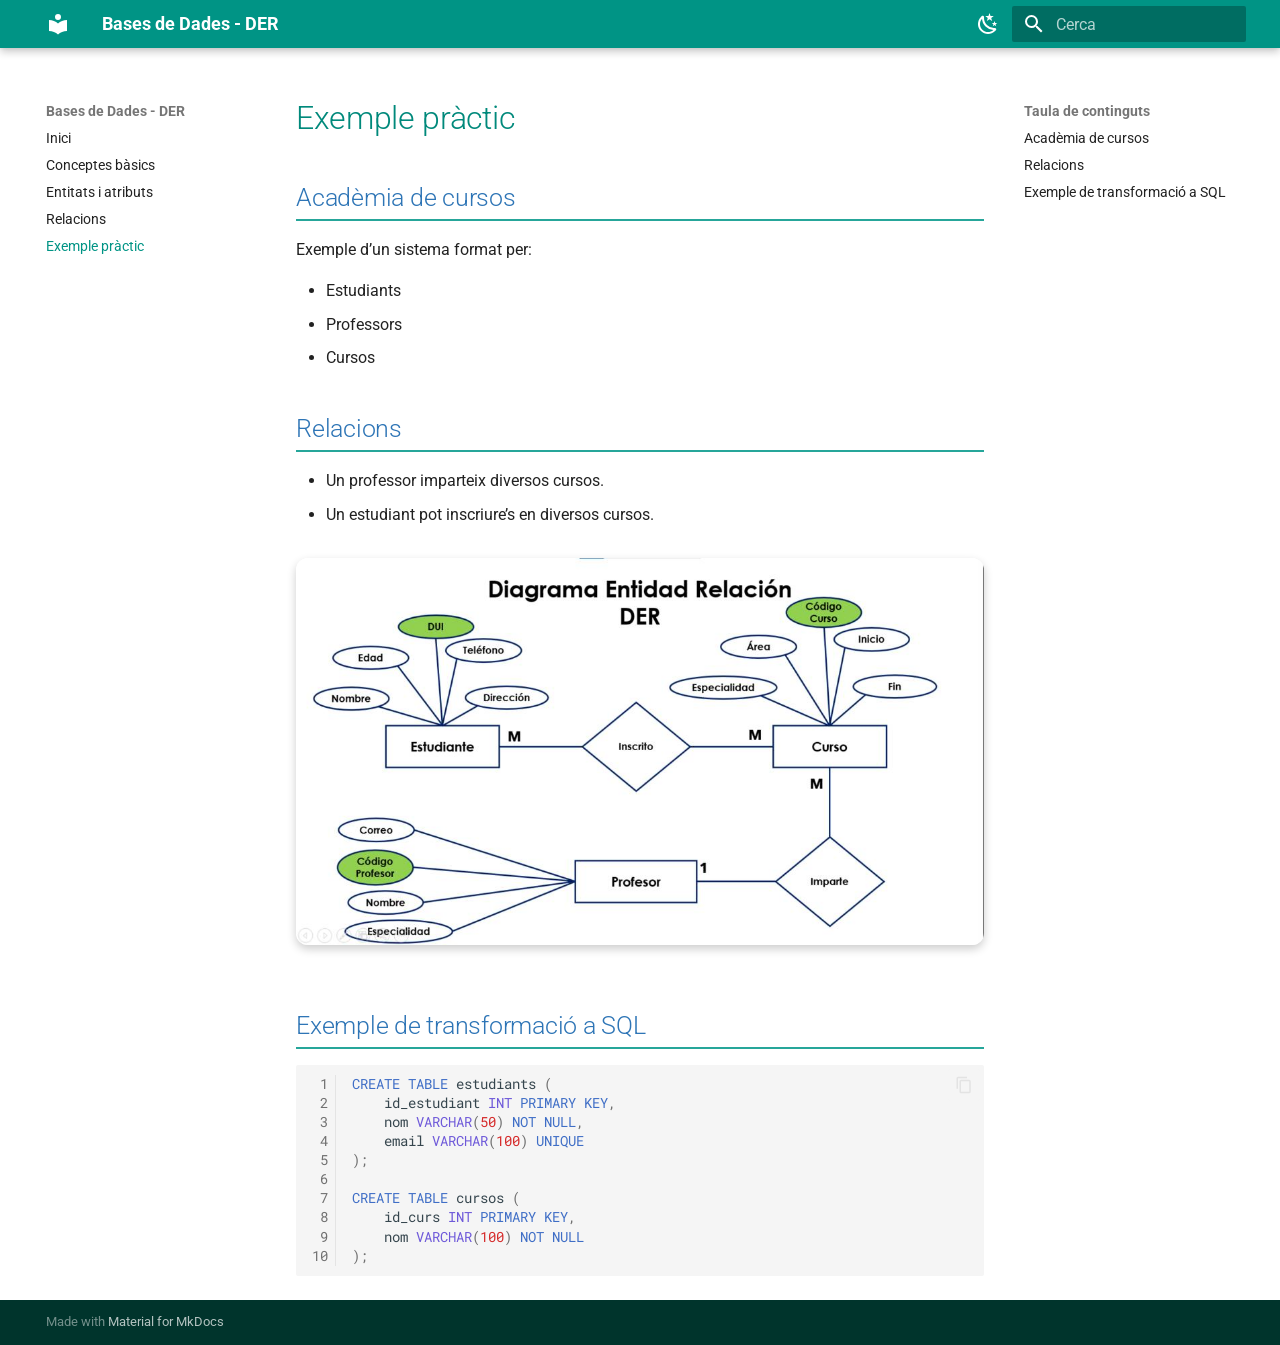
<file: site/exemple/index.html>
<!doctype html>
<html lang="ca" class="no-js">
  <head>
    
      <meta charset="utf-8">
      <meta name="viewport" content="width=device-width,initial-scale=1">
      
      
      
      
        <link rel="prev" href="../relacions/">
      
      
      
        
      
      
      <link rel="icon" href="../assets/images/favicon.png">
      <meta name="generator" content="mkdocs-1.6.1, mkdocs-material-9.7.6">
    
    
      
        <title>Exemple pràctic - Bases de Dades - DER</title>
      
    
    
      <link rel="stylesheet" href="../assets/stylesheets/main.484c7ddc.min.css">
      
        
        <link rel="stylesheet" href="../assets/stylesheets/palette.ab4e12ef.min.css">
      
      


    
    
      
    
    
      
        
        
        <link rel="preconnect" href="https://fonts.gstatic.com" crossorigin>
        <link rel="stylesheet" href="https://fonts.googleapis.com/css?family=Roboto:300,300i,400,400i,700,700i%7CRoboto+Mono:400,400i,700,700i&display=fallback">
        <style>:root{--md-text-font:"Roboto";--md-code-font:"Roboto Mono"}</style>
      
    
    
      <link rel="stylesheet" href="../css/extra.css">
    
    <script>__md_scope=new URL("..",location),__md_hash=e=>[...e].reduce(((e,_)=>(e<<5)-e+_.charCodeAt(0)),0),__md_get=(e,_=localStorage,t=__md_scope)=>JSON.parse(_.getItem(t.pathname+"."+e)),__md_set=(e,_,t=localStorage,a=__md_scope)=>{try{t.setItem(a.pathname+"."+e,JSON.stringify(_))}catch(e){}}</script>
    
      

    
    
  </head>
  
  
    
    
      
    
    
    
    
    <body dir="ltr" data-md-color-scheme="default" data-md-color-primary="teal" data-md-color-accent="indigo">
  
    
    <input class="md-toggle" data-md-toggle="drawer" type="checkbox" id="__drawer" autocomplete="off">
    <input class="md-toggle" data-md-toggle="search" type="checkbox" id="__search" autocomplete="off">
    <label class="md-overlay" for="__drawer"></label>
    <div data-md-component="skip">
      
        
        <a href="#exemple-practic" class="md-skip">
          Salta el contingut
        </a>
      
    </div>
    <div data-md-component="announce">
      
    </div>
    
    
      

  

<header class="md-header md-header--shadow" data-md-component="header">
  <nav class="md-header__inner md-grid" aria-label="Capçalera">
    <a href=".." title="Bases de Dades - DER" class="md-header__button md-logo" aria-label="Bases de Dades - DER" data-md-component="logo">
      
  
  <svg xmlns="http://www.w3.org/2000/svg" viewBox="0 0 24 24"><path d="M12 8a3 3 0 0 0 3-3 3 3 0 0 0-3-3 3 3 0 0 0-3 3 3 3 0 0 0 3 3m0 3.54C9.64 9.35 6.5 8 3 8v11c3.5 0 6.64 1.35 9 3.54 2.36-2.19 5.5-3.54 9-3.54V8c-3.5 0-6.64 1.35-9 3.54"/></svg>

    </a>
    <label class="md-header__button md-icon" for="__drawer">
      
      <svg xmlns="http://www.w3.org/2000/svg" viewBox="0 0 24 24"><path d="M3 6h18v2H3zm0 5h18v2H3zm0 5h18v2H3z"/></svg>
    </label>
    <div class="md-header__title" data-md-component="header-title">
      <div class="md-header__ellipsis">
        <div class="md-header__topic">
          <span class="md-ellipsis">
            Bases de Dades - DER
          </span>
        </div>
        <div class="md-header__topic" data-md-component="header-topic">
          <span class="md-ellipsis">
            
              Exemple pràctic
            
          </span>
        </div>
      </div>
    </div>
    
      
        <form class="md-header__option" data-md-component="palette">
  
    
    
    
    <input class="md-option" data-md-color-media="" data-md-color-scheme="default" data-md-color-primary="teal" data-md-color-accent="indigo"  aria-label="Canvia a mode oscur"  type="radio" name="__palette" id="__palette_0">
    
      <label class="md-header__button md-icon" title="Canvia a mode oscur" for="__palette_1" hidden>
        <svg xmlns="http://www.w3.org/2000/svg" viewBox="0 0 24 24"><path d="m17.75 4.09-2.53 1.94.91 3.06-2.63-1.81-2.63 1.81.91-3.06-2.53-1.94L12.44 4l1.06-3 1.06 3zm3.5 6.91-1.64 1.25.59 1.98-1.7-1.17-1.7 1.17.59-1.98L15.75 11l2.06-.05L18.5 9l.69 1.95zm-2.28 4.95c.83-.08 1.72 1.1 1.19 1.85-.32.45-.66.87-1.08 1.27C15.17 23 8.84 23 4.94 19.07c-3.91-3.9-3.91-10.24 0-14.14.4-.4.82-.76 1.27-1.08.75-.53 1.93.36 1.85 1.19-.27 2.86.69 5.83 2.89 8.02a9.96 9.96 0 0 0 8.02 2.89m-1.64 2.02a12.08 12.08 0 0 1-7.8-3.47c-2.17-2.19-3.33-5-3.49-7.82-2.81 3.14-2.7 7.96.31 10.98 3.02 3.01 7.84 3.12 10.98.31"/></svg>
      </label>
    
  
    
    
    
    <input class="md-option" data-md-color-media="" data-md-color-scheme="slate" data-md-color-primary="teal" data-md-color-accent="lime"  aria-label="Canvia a mode clar"  type="radio" name="__palette" id="__palette_1">
    
      <label class="md-header__button md-icon" title="Canvia a mode clar" for="__palette_0" hidden>
        <svg xmlns="http://www.w3.org/2000/svg" viewBox="0 0 24 24"><path d="M12 7a5 5 0 0 1 5 5 5 5 0 0 1-5 5 5 5 0 0 1-5-5 5 5 0 0 1 5-5m0 2a3 3 0 0 0-3 3 3 3 0 0 0 3 3 3 3 0 0 0 3-3 3 3 0 0 0-3-3m0-7 2.39 3.42C13.65 5.15 12.84 5 12 5s-1.65.15-2.39.42zM3.34 7l4.16-.35A7.2 7.2 0 0 0 5.94 8.5c-.44.74-.69 1.5-.83 2.29zm.02 10 1.76-3.77a7.131 7.131 0 0 0 2.38 4.14zM20.65 7l-1.77 3.79a7.02 7.02 0 0 0-2.38-4.15zm-.01 10-4.14.36c.59-.51 1.12-1.14 1.54-1.86.42-.73.69-1.5.83-2.29zM12 22l-2.41-3.44c.74.27 1.55.44 2.41.44.82 0 1.63-.17 2.37-.44z"/></svg>
      </label>
    
  
</form>
      
    
    
      <script>var palette=__md_get("__palette");if(palette&&palette.color){if("(prefers-color-scheme)"===palette.color.media){var media=matchMedia("(prefers-color-scheme: light)"),input=document.querySelector(media.matches?"[data-md-color-media='(prefers-color-scheme: light)']":"[data-md-color-media='(prefers-color-scheme: dark)']");palette.color.media=input.getAttribute("data-md-color-media"),palette.color.scheme=input.getAttribute("data-md-color-scheme"),palette.color.primary=input.getAttribute("data-md-color-primary"),palette.color.accent=input.getAttribute("data-md-color-accent")}for(var[key,value]of Object.entries(palette.color))document.body.setAttribute("data-md-color-"+key,value)}</script>
    
    
    
      
      
        <label class="md-header__button md-icon" for="__search">
          
          <svg xmlns="http://www.w3.org/2000/svg" viewBox="0 0 24 24"><path d="M9.5 3A6.5 6.5 0 0 1 16 9.5c0 1.61-.59 3.09-1.56 4.23l.27.27h.79l5 5-1.5 1.5-5-5v-.79l-.27-.27A6.52 6.52 0 0 1 9.5 16 6.5 6.5 0 0 1 3 9.5 6.5 6.5 0 0 1 9.5 3m0 2C7 5 5 7 5 9.5S7 14 9.5 14 14 12 14 9.5 12 5 9.5 5"/></svg>
        </label>
        <div class="md-search" data-md-component="search" role="dialog">
  <label class="md-search__overlay" for="__search"></label>
  <div class="md-search__inner" role="search">
    <form class="md-search__form" name="search">
      <input type="text" class="md-search__input" name="query" aria-label="Cerca" placeholder="Cerca" autocapitalize="off" autocorrect="off" autocomplete="off" spellcheck="false" data-md-component="search-query" required>
      <label class="md-search__icon md-icon" for="__search">
        
        <svg xmlns="http://www.w3.org/2000/svg" viewBox="0 0 24 24"><path d="M9.5 3A6.5 6.5 0 0 1 16 9.5c0 1.61-.59 3.09-1.56 4.23l.27.27h.79l5 5-1.5 1.5-5-5v-.79l-.27-.27A6.52 6.52 0 0 1 9.5 16 6.5 6.5 0 0 1 3 9.5 6.5 6.5 0 0 1 9.5 3m0 2C7 5 5 7 5 9.5S7 14 9.5 14 14 12 14 9.5 12 5 9.5 5"/></svg>
        
        <svg xmlns="http://www.w3.org/2000/svg" viewBox="0 0 24 24"><path d="M20 11v2H8l5.5 5.5-1.42 1.42L4.16 12l7.92-7.92L13.5 5.5 8 11z"/></svg>
      </label>
      <nav class="md-search__options" aria-label="Cerca">
        
        <button type="reset" class="md-search__icon md-icon" title="Neteja" aria-label="Neteja" tabindex="-1">
          
          <svg xmlns="http://www.w3.org/2000/svg" viewBox="0 0 24 24"><path d="M19 6.41 17.59 5 12 10.59 6.41 5 5 6.41 10.59 12 5 17.59 6.41 19 12 13.41 17.59 19 19 17.59 13.41 12z"/></svg>
        </button>
      </nav>
      
        <div class="md-search__suggest" data-md-component="search-suggest"></div>
      
    </form>
    <div class="md-search__output">
      <div class="md-search__scrollwrap" tabindex="0" data-md-scrollfix>
        <div class="md-search-result" data-md-component="search-result">
          <div class="md-search-result__meta">
            Inicialitzant cerca
          </div>
          <ol class="md-search-result__list" role="presentation"></ol>
        </div>
      </div>
    </div>
  </div>
</div>
      
    
    
  </nav>
  
</header>
    
    <div class="md-container" data-md-component="container">
      
      
        
          
        
      
      <main class="md-main" data-md-component="main">
        <div class="md-main__inner md-grid">
          
            
              
              <div class="md-sidebar md-sidebar--primary" data-md-component="sidebar" data-md-type="navigation" >
                <div class="md-sidebar__scrollwrap">
                  <div class="md-sidebar__inner">
                    



<nav class="md-nav md-nav--primary" aria-label="Navegació" data-md-level="0">
  <label class="md-nav__title" for="__drawer">
    <a href=".." title="Bases de Dades - DER" class="md-nav__button md-logo" aria-label="Bases de Dades - DER" data-md-component="logo">
      
  
  <svg xmlns="http://www.w3.org/2000/svg" viewBox="0 0 24 24"><path d="M12 8a3 3 0 0 0 3-3 3 3 0 0 0-3-3 3 3 0 0 0-3 3 3 3 0 0 0 3 3m0 3.54C9.64 9.35 6.5 8 3 8v11c3.5 0 6.64 1.35 9 3.54 2.36-2.19 5.5-3.54 9-3.54V8c-3.5 0-6.64 1.35-9 3.54"/></svg>

    </a>
    Bases de Dades - DER
  </label>
  
  <ul class="md-nav__list" data-md-scrollfix>
    
      
      
  
  
  
  
    <li class="md-nav__item">
      <a href=".." class="md-nav__link">
        
  
  
  <span class="md-ellipsis">
    
  
    Inici
  

    
  </span>
  
  

      </a>
    </li>
  

    
      
      
  
  
  
  
    <li class="md-nav__item">
      <a href="../conceptes/" class="md-nav__link">
        
  
  
  <span class="md-ellipsis">
    
  
    Conceptes bàsics
  

    
  </span>
  
  

      </a>
    </li>
  

    
      
      
  
  
  
  
    <li class="md-nav__item">
      <a href="../entitats/" class="md-nav__link">
        
  
  
  <span class="md-ellipsis">
    
  
    Entitats i atributs
  

    
  </span>
  
  

      </a>
    </li>
  

    
      
      
  
  
  
  
    <li class="md-nav__item">
      <a href="../relacions/" class="md-nav__link">
        
  
  
  <span class="md-ellipsis">
    
  
    Relacions
  

    
  </span>
  
  

      </a>
    </li>
  

    
      
      
  
  
    
  
  
  
    <li class="md-nav__item md-nav__item--active">
      
      <input class="md-nav__toggle md-toggle" type="checkbox" id="__toc">
      
      
        
      
      
        <label class="md-nav__link md-nav__link--active" for="__toc">
          
  
  
  <span class="md-ellipsis">
    
  
    Exemple pràctic
  

    
  </span>
  
  

          <span class="md-nav__icon md-icon"></span>
        </label>
      
      <a href="./" class="md-nav__link md-nav__link--active">
        
  
  
  <span class="md-ellipsis">
    
  
    Exemple pràctic
  

    
  </span>
  
  

      </a>
      
        

<nav class="md-nav md-nav--secondary" aria-label="Taula de continguts">
  
  
  
    
  
  
    <label class="md-nav__title" for="__toc">
      <span class="md-nav__icon md-icon"></span>
      Taula de continguts
    </label>
    <ul class="md-nav__list" data-md-component="toc" data-md-scrollfix>
      
        <li class="md-nav__item">
  <a href="#academia-de-cursos" class="md-nav__link">
    <span class="md-ellipsis">
      
        Acadèmia de cursos
      
    </span>
  </a>
  
</li>
      
        <li class="md-nav__item">
  <a href="#relacions" class="md-nav__link">
    <span class="md-ellipsis">
      
        Relacions
      
    </span>
  </a>
  
</li>
      
        <li class="md-nav__item">
  <a href="#exemple-de-transformacio-a-sql" class="md-nav__link">
    <span class="md-ellipsis">
      
        Exemple de transformació a SQL
      
    </span>
  </a>
  
</li>
      
    </ul>
  
</nav>
      
    </li>
  

    
  </ul>
</nav>
                  </div>
                </div>
              </div>
            
            
              
              <div class="md-sidebar md-sidebar--secondary" data-md-component="sidebar" data-md-type="toc" >
                <div class="md-sidebar__scrollwrap">
                  <div class="md-sidebar__inner">
                    

<nav class="md-nav md-nav--secondary" aria-label="Taula de continguts">
  
  
  
    
  
  
    <label class="md-nav__title" for="__toc">
      <span class="md-nav__icon md-icon"></span>
      Taula de continguts
    </label>
    <ul class="md-nav__list" data-md-component="toc" data-md-scrollfix>
      
        <li class="md-nav__item">
  <a href="#academia-de-cursos" class="md-nav__link">
    <span class="md-ellipsis">
      
        Acadèmia de cursos
      
    </span>
  </a>
  
</li>
      
        <li class="md-nav__item">
  <a href="#relacions" class="md-nav__link">
    <span class="md-ellipsis">
      
        Relacions
      
    </span>
  </a>
  
</li>
      
        <li class="md-nav__item">
  <a href="#exemple-de-transformacio-a-sql" class="md-nav__link">
    <span class="md-ellipsis">
      
        Exemple de transformació a SQL
      
    </span>
  </a>
  
</li>
      
    </ul>
  
</nav>
                  </div>
                </div>
              </div>
            
          
          
            <div class="md-content" data-md-component="content">
              
              <article class="md-content__inner md-typeset">
                
                  



<h1 id="exemple-practic">Exemple pràctic</h1>
<h2 id="academia-de-cursos">Acadèmia de cursos</h2>
<p>Exemple d’un sistema format per:</p>
<ul>
<li>Estudiants</li>
<li>Professors</li>
<li>Cursos</li>
</ul>
<h2 id="relacions">Relacions</h2>
<ul>
<li>Un professor imparteix diversos cursos.</li>
<li>Un estudiant pot inscriure’s en diversos cursos.</li>
</ul>
<p><img alt="DER" src="../img/der.jpg" /></p>
<h2 id="exemple-de-transformacio-a-sql">Exemple de transformació a SQL</h2>
<div class="highlight"><table class="highlighttable"><tr><td class="linenos"><div class="linenodiv"><pre><span></span><span class="normal"> 1</span>
<span class="normal"> 2</span>
<span class="normal"> 3</span>
<span class="normal"> 4</span>
<span class="normal"> 5</span>
<span class="normal"> 6</span>
<span class="normal"> 7</span>
<span class="normal"> 8</span>
<span class="normal"> 9</span>
<span class="normal">10</span></pre></div></td><td class="code"><div><pre><span></span><code><span class="k">CREATE</span><span class="w"> </span><span class="k">TABLE</span><span class="w"> </span><span class="n">estudiants</span><span class="w"> </span><span class="p">(</span>
<span class="w">    </span><span class="n">id_estudiant</span><span class="w"> </span><span class="nb">INT</span><span class="w"> </span><span class="k">PRIMARY</span><span class="w"> </span><span class="k">KEY</span><span class="p">,</span>
<span class="w">    </span><span class="n">nom</span><span class="w"> </span><span class="nb">VARCHAR</span><span class="p">(</span><span class="mi">50</span><span class="p">)</span><span class="w"> </span><span class="k">NOT</span><span class="w"> </span><span class="k">NULL</span><span class="p">,</span>
<span class="w">    </span><span class="n">email</span><span class="w"> </span><span class="nb">VARCHAR</span><span class="p">(</span><span class="mi">100</span><span class="p">)</span><span class="w"> </span><span class="k">UNIQUE</span>
<span class="p">);</span>

<span class="k">CREATE</span><span class="w"> </span><span class="k">TABLE</span><span class="w"> </span><span class="n">cursos</span><span class="w"> </span><span class="p">(</span>
<span class="w">    </span><span class="n">id_curs</span><span class="w"> </span><span class="nb">INT</span><span class="w"> </span><span class="k">PRIMARY</span><span class="w"> </span><span class="k">KEY</span><span class="p">,</span>
<span class="w">    </span><span class="n">nom</span><span class="w"> </span><span class="nb">VARCHAR</span><span class="p">(</span><span class="mi">100</span><span class="p">)</span><span class="w"> </span><span class="k">NOT</span><span class="w"> </span><span class="k">NULL</span>
<span class="p">);</span>
</code></pre></div></td></tr></table></div>












                
              </article>
            </div>
          
          
<script>var target=document.getElementById(location.hash.slice(1));target&&target.name&&(target.checked=target.name.startsWith("__tabbed_"))</script>
        </div>
        
          <button type="button" class="md-top md-icon" data-md-component="top" hidden>
  
  <svg xmlns="http://www.w3.org/2000/svg" viewBox="0 0 24 24"><path d="M13 20h-2V8l-5.5 5.5-1.42-1.42L12 4.16l7.92 7.92-1.42 1.42L13 8z"/></svg>
  Torna a l'inici
</button>
        
      </main>
      
        <footer class="md-footer">
  
  <div class="md-footer-meta md-typeset">
    <div class="md-footer-meta__inner md-grid">
      <div class="md-copyright">
  
  
    Made with
    <a href="https://squidfunk.github.io/mkdocs-material/" target="_blank" rel="noopener">
      Material for MkDocs
    </a>
  
</div>
      
    </div>
  </div>
</footer>
      
    </div>
    <div class="md-dialog" data-md-component="dialog">
      <div class="md-dialog__inner md-typeset"></div>
    </div>
    
    
    
      
      
      <script id="__config" type="application/json">{"annotate": null, "base": "..", "features": ["navigation.sections", "navigation.top", "search.highlight", "search.suggest", "content.code.copy"], "search": "../assets/javascripts/workers/search.2c215733.min.js", "tags": null, "translations": {"clipboard.copied": "Copiat al porta-retalls", "clipboard.copy": "C\u00f2pia al porta-retalls", "search.result.more.one": "1 m\u00e9s en aquesta p\u00e0gina", "search.result.more.other": "# m\u00e9s en aquesta p\u00e0gina", "search.result.none": "Cap document coincideix", "search.result.one": "1 document coincident", "search.result.other": "# documents coincidents", "search.result.placeholder": "Escriu per a comen\u00e7ar a cercar", "search.result.term.missing": "Desaparegut", "select.version": "Selecciona la versi\u00f3"}, "version": null}</script>
    
    
      <script src="../assets/javascripts/bundle.79ae519e.min.js"></script>
      
    
  </body>
</html>
</file>
<file: site/css/extra.css>
h1 {
    color: #1f4e79;
    font-weight: bold;
}

h2 {
    color: #2e75b6;
}

img {
    border-radius: 12px;
    margin-top: 15px;
    margin-bottom: 15px;
}

body {
    font-size: 17px;
}

.md-typeset h1 {
    color: #00897b;
}

.md-typeset h2 {
    border-bottom: 2px solid #26a69a;
    padding-bottom: 4px;
}

.md-typeset img {
    border-radius: 12px;
    box-shadow: 0 4px 10px rgba(0,0,0,.2);
}

.md-footer {
    background-color: #004d40;
}
</file>
<file: site/assets/stylesheets/main.484c7ddc.min.css>
@charset "UTF-8";html{-webkit-text-size-adjust:none;-moz-text-size-adjust:none;text-size-adjust:none;box-sizing:border-box}*,:after,:before{box-sizing:inherit}@media (prefers-reduced-motion){*,:after,:before{transition:none!important}}body{margin:0}a,button,input,label{-webkit-tap-highlight-color:transparent}a{color:inherit;text-decoration:none}hr{border:0;box-sizing:initial;display:block;height:.05rem;overflow:visible;padding:0}small{font-size:80%}sub,sup{line-height:1em}img{border-style:none}table{border-collapse:initial;border-spacing:0}td,th{font-weight:400;vertical-align:top}button{background:#0000;border:0;font-family:inherit;font-size:inherit;margin:0;padding:0}input{border:0;outline:none}:root{--md-primary-fg-color:#4051b5;--md-primary-fg-color--light:#5d6cc0;--md-primary-fg-color--dark:#303fa1;--md-primary-bg-color:#fff;--md-primary-bg-color--light:#ffffffb3;--md-accent-fg-color:#526cfe;--md-accent-fg-color--transparent:#526cfe1a;--md-accent-bg-color:#fff;--md-accent-bg-color--light:#ffffffb3}[data-md-color-scheme=default]{color-scheme:light}[data-md-color-scheme=default] img[src$="#gh-dark-mode-only"],[data-md-color-scheme=default] img[src$="#only-dark"]{display:none}:root,[data-md-color-scheme=default]{--md-hue:225deg;--md-default-fg-color:#000000de;--md-default-fg-color--light:#0000008a;--md-default-fg-color--lighter:#00000052;--md-default-fg-color--lightest:#00000012;--md-default-bg-color:#fff;--md-default-bg-color--light:#ffffffb3;--md-default-bg-color--lighter:#ffffff4d;--md-default-bg-color--lightest:#ffffff1f;--md-code-fg-color:#36464e;--md-code-bg-color:#f5f5f5;--md-code-bg-color--light:#f5f5f5b3;--md-code-bg-color--lighter:#f5f5f54d;--md-code-hl-color:#4287ff;--md-code-hl-color--light:#4287ff1a;--md-code-hl-number-color:#d52a2a;--md-code-hl-special-color:#db1457;--md-code-hl-function-color:#a846b9;--md-code-hl-constant-color:#6e59d9;--md-code-hl-keyword-color:#3f6ec6;--md-code-hl-string-color:#1c7d4d;--md-code-hl-name-color:var(--md-code-fg-color);--md-code-hl-operator-color:var(--md-default-fg-color--light);--md-code-hl-punctuation-color:var(--md-default-fg-color--light);--md-code-hl-comment-color:var(--md-default-fg-color--light);--md-code-hl-generic-color:var(--md-default-fg-color--light);--md-code-hl-variable-color:var(--md-default-fg-color--light);--md-typeset-color:var(--md-default-fg-color);--md-typeset-a-color:var(--md-primary-fg-color);--md-typeset-del-color:#f5503d26;--md-typeset-ins-color:#0bd57026;--md-typeset-kbd-color:#fafafa;--md-typeset-kbd-accent-color:#fff;--md-typeset-kbd-border-color:#b8b8b8;--md-typeset-mark-color:#ffff0080;--md-typeset-table-color:#0000001f;--md-typeset-table-color--light:rgba(0,0,0,.035);--md-admonition-fg-color:var(--md-default-fg-color);--md-admonition-bg-color:var(--md-default-bg-color);--md-warning-fg-color:#000000de;--md-warning-bg-color:#ff9;--md-footer-fg-color:#fff;--md-footer-fg-color--light:#ffffffb3;--md-footer-fg-color--lighter:#ffffff73;--md-footer-bg-color:#000000de;--md-footer-bg-color--dark:#00000052;--md-shadow-z1:0 0.2rem 0.5rem #0000000d,0 0 0.05rem #0000001a;--md-shadow-z2:0 0.2rem 0.5rem #0000001a,0 0 0.05rem #00000040;--md-shadow-z3:0 0.2rem 0.5rem #0003,0 0 0.05rem #00000059}.md-icon svg{fill:currentcolor;display:block;height:1.2rem;width:1.2rem}body{-webkit-font-smoothing:antialiased;-moz-osx-font-smoothing:grayscale;--md-text-font-family:var(--md-text-font,_),-apple-system,BlinkMacSystemFont,Helvetica,Arial,sans-serif;--md-code-font-family:var(--md-code-font,_),SFMono-Regular,Consolas,Menlo,monospace}aside,body,input{font-feature-settings:"kern","liga";color:var(--md-typeset-color);font-family:var(--md-text-font-family)}code,kbd,pre{font-feature-settings:"kern";font-family:var(--md-code-font-family)}:root{--md-typeset-table-sort-icon:url('data:image/svg+xml;charset=utf-8,<svg xmlns="http://www.w3.org/2000/svg" viewBox="0 0 24 24"><path d="m18 21-4-4h3V7h-3l4-4 4 4h-3v10h3M2 19v-2h10v2M2 13v-2h7v2M2 7V5h4v2z"/></svg>');--md-typeset-table-sort-icon--asc:url('data:image/svg+xml;charset=utf-8,<svg xmlns="http://www.w3.org/2000/svg" viewBox="0 0 24 24"><path d="M19 17h3l-4 4-4-4h3V3h2M2 17h10v2H2M6 5v2H2V5m0 6h7v2H2z"/></svg>');--md-typeset-table-sort-icon--desc:url('data:image/svg+xml;charset=utf-8,<svg xmlns="http://www.w3.org/2000/svg" viewBox="0 0 24 24"><path d="M19 7h3l-4-4-4 4h3v14h2M2 17h10v2H2M6 5v2H2V5m0 6h7v2H2z"/></svg>')}.md-typeset{-webkit-print-color-adjust:exact;color-adjust:exact;font-size:.8rem;line-height:1.6;overflow-wrap:break-word}@media print{.md-typeset{font-size:.68rem}}.md-typeset blockquote,.md-typeset dl,.md-typeset figure,.md-typeset ol,.md-typeset pre,.md-typeset ul{margin-bottom:1em;margin-top:1em}.md-typeset h1{color:var(--md-default-fg-color--light);font-size:2em;line-height:1.3;margin:0 0 1.25em}.md-typeset h1,.md-typeset h2{font-weight:300;letter-spacing:-.01em}.md-typeset h2{font-size:1.5625em;line-height:1.4;margin:1.6em 0 .64em}.md-typeset h3{font-size:1.25em;font-weight:400;letter-spacing:-.01em;line-height:1.5;margin:1.6em 0 .8em}.md-typeset h2+h3{margin-top:.8em}.md-typeset h4{font-weight:700;letter-spacing:-.01em;margin:1em 0}.md-typeset h5,.md-typeset h6{color:var(--md-default-fg-color--light);font-size:.8em;font-weight:700;letter-spacing:-.01em;margin:1.25em 0}.md-typeset h5{text-transform:uppercase}.md-typeset h5 code{text-transform:none}.md-typeset hr{border-bottom:.05rem solid var(--md-default-fg-color--lightest);display:flow-root;margin:1.5em 0}.md-typeset a{color:var(--md-typeset-a-color);word-break:break-word}.md-typeset a,.md-typeset a:before{transition:color 125ms}.md-typeset a:focus,.md-typeset a:hover{color:var(--md-accent-fg-color)}.md-typeset a:focus code,.md-typeset a:hover code{background-color:var(--md-accent-fg-color--transparent);color:var(--md-accent-fg-color)}.md-typeset a code{color:var(--md-typeset-a-color)}.md-typeset a.focus-visible{outline-color:var(--md-accent-fg-color);outline-offset:.2rem}.md-typeset code,.md-typeset kbd,.md-typeset pre{color:var(--md-code-fg-color);direction:ltr;font-variant-ligatures:none;transition:background-color 125ms}@media print{.md-typeset code,.md-typeset kbd,.md-typeset pre{white-space:pre-wrap}}.md-typeset code{background-color:var(--md-code-bg-color);border-radius:.1rem;-webkit-box-decoration-break:clone;box-decoration-break:clone;font-size:.85em;padding:0 .2941176471em;transition:color 125ms,background-color 125ms;word-break:break-word}.md-typeset code:not(.focus-visible){-webkit-tap-highlight-color:transparent;outline:none}.md-typeset pre{display:flow-root;line-height:1.4;position:relative}.md-typeset pre>code{-webkit-box-decoration-break:slice;box-decoration-break:slice;box-shadow:none;display:block;margin:0;outline-color:var(--md-accent-fg-color);overflow:auto;padding:.7720588235em 1.1764705882em;scrollbar-color:var(--md-default-fg-color--lighter) #0000;scrollbar-width:thin;touch-action:auto;word-break:normal}.md-typeset pre>code:hover{scrollbar-color:var(--md-accent-fg-color) #0000}.md-typeset pre>code::-webkit-scrollbar{height:.2rem;width:.2rem}.md-typeset pre>code::-webkit-scrollbar-thumb{background-color:var(--md-default-fg-color--lighter)}.md-typeset pre>code::-webkit-scrollbar-thumb:hover{background-color:var(--md-accent-fg-color)}.md-typeset kbd{background-color:var(--md-typeset-kbd-color);border-radius:.1rem;box-shadow:0 .1rem 0 .05rem var(--md-typeset-kbd-border-color),0 .1rem 0 var(--md-typeset-kbd-border-color),0 -.1rem .2rem var(--md-typeset-kbd-accent-color) inset;color:var(--md-default-fg-color);display:inline-block;font-size:.75em;padding:0 .6666666667em;vertical-align:text-top;word-break:break-word}.md-typeset mark{background-color:var(--md-typeset-mark-color);-webkit-box-decoration-break:clone;box-decoration-break:clone;color:inherit;word-break:break-word}.md-typeset abbr{cursor:help;text-decoration:none}.md-typeset [data-preview],.md-typeset abbr{border-bottom:.05rem dotted var(--md-default-fg-color--light)}.md-typeset small{opacity:.75}[dir=ltr] .md-typeset sub,[dir=ltr] .md-typeset sup{margin-left:.078125em}[dir=rtl] .md-typeset sub,[dir=rtl] .md-typeset sup{margin-right:.078125em}[dir=ltr] .md-typeset blockquote{padding-left:.6rem}[dir=rtl] .md-typeset blockquote{padding-right:.6rem}[dir=ltr] .md-typeset blockquote{border-left:.2rem solid var(--md-default-fg-color--lighter)}[dir=rtl] .md-typeset blockquote{border-right:.2rem solid var(--md-default-fg-color--lighter)}.md-typeset blockquote{color:var(--md-default-fg-color--light);margin-left:0;margin-right:0}.md-typeset ul{list-style-type:disc}.md-typeset ul[type]{list-style-type:revert-layer}[dir=ltr] .md-typeset ol,[dir=ltr] .md-typeset ul{margin-left:.625em}[dir=rtl] .md-typeset ol,[dir=rtl] .md-typeset ul{margin-right:.625em}.md-typeset ol,.md-typeset ul{padding:0}.md-typeset ol:not([hidden]),.md-typeset ul:not([hidden]){display:flow-root}.md-typeset ol ol,.md-typeset ul ol{list-style-type:lower-alpha}.md-typeset ol ol ol,.md-typeset ul ol ol{list-style-type:lower-roman}.md-typeset ol ol ol ol,.md-typeset ul ol ol ol{list-style-type:upper-alpha}.md-typeset ol ol ol ol ol,.md-typeset ul ol ol ol ol{list-style-type:upper-roman}.md-typeset ol[type],.md-typeset ul[type]{list-style-type:revert-layer}[dir=ltr] .md-typeset ol li,[dir=ltr] .md-typeset ul li{margin-left:1.25em}[dir=rtl] .md-typeset ol li,[dir=rtl] .md-typeset ul li{margin-right:1.25em}.md-typeset ol li,.md-typeset ul li{margin-bottom:.5em}.md-typeset ol li blockquote,.md-typeset ol li p,.md-typeset ul li blockquote,.md-typeset ul li p{margin:.5em 0}.md-typeset ol li:last-child,.md-typeset ul li:last-child{margin-bottom:0}[dir=ltr] .md-typeset ol li ol,[dir=ltr] .md-typeset ol li ul,[dir=ltr] .md-typeset ul li ol,[dir=ltr] .md-typeset ul li ul{margin-left:.625em}[dir=rtl] .md-typeset ol li ol,[dir=rtl] .md-typeset ol li ul,[dir=rtl] .md-typeset ul li ol,[dir=rtl] .md-typeset ul li ul{margin-right:.625em}.md-typeset ol li ol,.md-typeset ol li ul,.md-typeset ul li ol,.md-typeset ul li ul{margin-bottom:.5em;margin-top:.5em}[dir=ltr] .md-typeset dd{margin-left:1.875em}[dir=rtl] .md-typeset dd{margin-right:1.875em}.md-typeset dd{margin-bottom:1.5em;margin-top:1em}.md-typeset img,.md-typeset svg,.md-typeset video{height:auto;max-width:100%}.md-typeset img[align=left]{margin:1em 1em 1em 0}.md-typeset img[align=right]{margin:1em 0 1em 1em}.md-typeset img[align]:only-child{margin-top:0}.md-typeset figure{display:flow-root;margin:1em auto;max-width:100%;text-align:center;width:fit-content}.md-typeset figure img{display:block;margin:0 auto}.md-typeset figcaption{font-style:italic;margin:1em auto;max-width:24rem}.md-typeset iframe{max-width:100%}.md-typeset table:not([class]){background-color:var(--md-default-bg-color);border:.05rem solid var(--md-typeset-table-color);border-radius:.1rem;display:inline-block;font-size:.64rem;max-width:100%;overflow:auto;touch-action:auto}@media print{.md-typeset table:not([class]){display:table}}.md-typeset table:not([class])+*{margin-top:1.5em}.md-typeset table:not([class]) td>:first-child,.md-typeset table:not([class]) th>:first-child{margin-top:0}.md-typeset table:not([class]) td>:last-child,.md-typeset table:not([class]) th>:last-child{margin-bottom:0}.md-typeset table:not([class]) td:not([align]),.md-typeset table:not([class]) th:not([align]){text-align:left}[dir=rtl] .md-typeset table:not([class]) td:not([align]),[dir=rtl] .md-typeset table:not([class]) th:not([align]){text-align:right}.md-typeset table:not([class]) th{font-weight:700;min-width:5rem;padding:.9375em 1.25em;vertical-align:top}.md-typeset table:not([class]) td{border-top:.05rem solid var(--md-typeset-table-color);padding:.9375em 1.25em;vertical-align:top}.md-typeset table:not([class]) tbody tr{transition:background-color 125ms}.md-typeset table:not([class]) tbody tr:hover{background-color:var(--md-typeset-table-color--light);box-shadow:0 .05rem 0 var(--md-default-bg-color) inset}.md-typeset table:not([class]) a{word-break:normal}.md-typeset table th[role=columnheader]{cursor:pointer}[dir=ltr] .md-typeset table th[role=columnheader]:after{margin-left:.5em}[dir=rtl] .md-typeset table th[role=columnheader]:after{margin-right:.5em}.md-typeset table th[role=columnheader]:after{content:"";display:inline-block;height:1.2em;-webkit-mask-image:var(--md-typeset-table-sort-icon);mask-image:var(--md-typeset-table-sort-icon);-webkit-mask-repeat:no-repeat;mask-repeat:no-repeat;-webkit-mask-size:contain;mask-size:contain;transition:background-color 125ms;vertical-align:text-bottom;width:1.2em}.md-typeset table th[role=columnheader]:hover:after{background-color:var(--md-default-fg-color--lighter)}.md-typeset table th[role=columnheader][aria-sort=ascending]:after{background-color:var(--md-default-fg-color--light);-webkit-mask-image:var(--md-typeset-table-sort-icon--asc);mask-image:var(--md-typeset-table-sort-icon--asc)}.md-typeset table th[role=columnheader][aria-sort=descending]:after{background-color:var(--md-default-fg-color--light);-webkit-mask-image:var(--md-typeset-table-sort-icon--desc);mask-image:var(--md-typeset-table-sort-icon--desc)}.md-typeset__scrollwrap{margin:1em -.8rem;overflow-x:auto;touch-action:auto}.md-typeset__table{display:inline-block;margin-bottom:.5em;padding:0 .8rem}@media print{.md-typeset__table{display:block}}html .md-typeset__table table{display:table;margin:0;overflow:hidden;width:100%}@media screen and (max-width:44.984375em){.md-content__inner>pre{margin:1em -.8rem}.md-content__inner>pre code{border-radius:0}}.md-typeset .md-author{border-radius:100%;display:block;flex-shrink:0;height:1.6rem;overflow:hidden;position:relative;transition:color 125ms,transform 125ms;width:1.6rem}.md-typeset .md-author img{display:block}.md-typeset .md-author--more{background:var(--md-default-fg-color--lightest);color:var(--md-default-fg-color--lighter);font-size:.6rem;font-weight:700;line-height:1.6rem;text-align:center}.md-typeset .md-author--long{height:2.4rem;width:2.4rem}.md-typeset a.md-author{transform:scale(1)}.md-typeset a.md-author img{border-radius:100%;filter:grayscale(100%) opacity(75%);transition:filter 125ms}.md-typeset a.md-author:focus,.md-typeset a.md-author:hover{transform:scale(1.1);z-index:1}.md-typeset a.md-author:focus img,.md-typeset a.md-author:hover img{filter:grayscale(0)}.md-banner{background-color:var(--md-footer-bg-color);color:var(--md-footer-fg-color);overflow:auto}@media print{.md-banner{display:none}}.md-banner--warning{background-color:var(--md-warning-bg-color);color:var(--md-warning-fg-color)}.md-banner__inner{font-size:.7rem;margin:.6rem auto;padding:0 .8rem}[dir=ltr] .md-banner__button{float:right}[dir=rtl] .md-banner__button{float:left}.md-banner__button{color:inherit;cursor:pointer;transition:opacity .25s}.no-js .md-banner__button{display:none}.md-banner__button:hover{opacity:.7}html{font-size:125%;height:100%;overflow-x:hidden}@media screen and (min-width:100em){html{font-size:137.5%}}@media screen and (min-width:125em){html{font-size:150%}}body{background-color:var(--md-default-bg-color);display:flex;flex-direction:column;font-size:.5rem;min-height:100%;position:relative;width:100%}@media print{body{display:block}}@media screen and (max-width:59.984375em){body[data-md-scrolllock]{position:fixed}}.md-grid{margin-left:auto;margin-right:auto;max-width:61rem}.md-container{display:flex;flex-direction:column;flex-grow:1}@media print{.md-container{display:block}}.md-main{flex-grow:1}.md-main__inner{display:flex;height:100%;margin-top:1.5rem}.md-ellipsis{overflow:hidden;text-overflow:ellipsis}.md-toggle{display:none}.md-option{height:0;opacity:0;position:absolute;width:0}.md-option:checked+label:not([hidden]){display:block}.md-option.focus-visible+label{outline-color:var(--md-accent-fg-color);outline-style:auto}.md-skip{background-color:var(--md-default-fg-color);border-radius:.1rem;color:var(--md-default-bg-color);font-size:.64rem;margin:.5rem;opacity:0;outline-color:var(--md-accent-fg-color);padding:.3rem .5rem;position:fixed;transform:translateY(.4rem);z-index:-1}.md-skip:focus{opacity:1;transform:translateY(0);transition:transform .25s cubic-bezier(.4,0,.2,1),opacity 175ms 75ms;z-index:10}@page{margin:25mm}:root{--md-clipboard-icon:url('data:image/svg+xml;charset=utf-8,<svg xmlns="http://www.w3.org/2000/svg" viewBox="0 0 24 24"><path d="M19 21H8V7h11m0-2H8a2 2 0 0 0-2 2v14a2 2 0 0 0 2 2h11a2 2 0 0 0 2-2V7a2 2 0 0 0-2-2m-3-4H4a2 2 0 0 0-2 2v14h2V3h12z"/></svg>')}.md-clipboard{border-radius:.1rem;color:var(--md-default-fg-color--lightest);cursor:pointer;height:1.5em;outline-color:var(--md-accent-fg-color);outline-offset:.1rem;transition:color .25s;width:1.5em;z-index:1}@media print{.md-clipboard{display:none}}.md-clipboard:not(.focus-visible){-webkit-tap-highlight-color:transparent;outline:none}:hover>.md-clipboard{color:var(--md-default-fg-color--light)}.md-clipboard:focus,.md-clipboard:hover{color:var(--md-accent-fg-color)}.md-clipboard:after{background-color:currentcolor;content:"";display:block;height:1.125em;margin:0 auto;-webkit-mask-image:var(--md-clipboard-icon);mask-image:var(--md-clipboard-icon);-webkit-mask-position:center;mask-position:center;-webkit-mask-repeat:no-repeat;mask-repeat:no-repeat;-webkit-mask-size:contain;mask-size:contain;width:1.125em}.md-clipboard--inline{cursor:pointer}.md-clipboard--inline code{transition:color .25s,background-color .25s}.md-clipboard--inline:focus code,.md-clipboard--inline:hover code{background-color:var(--md-accent-fg-color--transparent);color:var(--md-accent-fg-color)}:root{--md-code-select-icon:url('data:image/svg+xml;charset=utf-8,<svg xmlns="http://www.w3.org/2000/svg" viewBox="0 0 24 24"><path d="M19 19h-4v2h4c1.1 0 2-.9 2-2v-4h-2m0-12h-4v2h4v4h2V5c0-1.1-.9-2-2-2M5 5h4V3H5c-1.1 0-2 .9-2 2v4h2m0 6H3v4c0 1.1.9 2 2 2h4v-2H5zm2-4h2v2H7zm4 0h2v2h-2zm4 0h2v2h-2zM7 7h2v2H7zm4 0h2v2h-2zm4 0h2v2h-2zm-8 8h2v2H7zm4 0h2v2h-2zm4 0h2v2h-2z"/></svg>');--md-code-copy-icon:url('data:image/svg+xml;charset=utf-8,<svg xmlns="http://www.w3.org/2000/svg" viewBox="0 0 24 24"><path d="M19 21H8V7h11m0-2H8a2 2 0 0 0-2 2v14a2 2 0 0 0 2 2h11a2 2 0 0 0 2-2V7a2 2 0 0 0-2-2m-3-4H4a2 2 0 0 0-2 2v14h2V3h12z"/></svg>')}.md-typeset .md-code__content{display:grid}.md-code__nav{background-color:var(--md-code-bg-color--lighter);border-radius:.1rem;display:flex;gap:.2rem;padding:.2rem;position:absolute;right:.25em;top:.25em;transition:background-color .25s;z-index:1}:hover>.md-code__nav{background-color:var(--md-code-bg-color--light)}.md-code__button{color:var(--md-default-fg-color--lightest);cursor:pointer;display:block;height:1.5em;outline-color:var(--md-accent-fg-color);outline-offset:.1rem;transition:color .25s;width:1.5em}:hover>*>.md-code__button{color:var(--md-default-fg-color--light)}.md-code__button.focus-visible,.md-code__button:hover{color:var(--md-accent-fg-color)}.md-code__button--active{color:var(--md-default-fg-color)!important}.md-code__button:after{background-color:currentcolor;content:"";display:block;height:1.125em;margin:0 auto;-webkit-mask-position:center;mask-position:center;-webkit-mask-repeat:no-repeat;mask-repeat:no-repeat;-webkit-mask-size:contain;mask-size:contain;width:1.125em}.md-code__button[data-md-type=select]:after{-webkit-mask-image:var(--md-code-select-icon);mask-image:var(--md-code-select-icon)}.md-code__button[data-md-type=copy]:after{-webkit-mask-image:var(--md-code-copy-icon);mask-image:var(--md-code-copy-icon)}@keyframes consent{0%{opacity:0;transform:translateY(100%)}to{opacity:1;transform:translateY(0)}}@keyframes overlay{0%{opacity:0}to{opacity:1}}.md-consent__overlay{animation:overlay .25s both;-webkit-backdrop-filter:blur(.1rem);backdrop-filter:blur(.1rem);background-color:#0000008a;height:100%;opacity:1;position:fixed;top:0;width:100%;z-index:5}.md-consent__inner{animation:consent .5s cubic-bezier(.1,.7,.1,1) both;background-color:var(--md-default-bg-color);border:0;border-radius:.1rem;bottom:0;box-shadow:0 0 .2rem #0000001a,0 .2rem .4rem #0003;max-height:100%;overflow:auto;padding:0;position:fixed;width:100%;z-index:5}.md-consent__form{padding:.8rem}.md-consent__settings{display:none;margin:1em 0}input:checked+.md-consent__settings{display:block}.md-consent__controls{margin-bottom:.8rem}.md-typeset .md-consent__controls .md-button{display:inline}@media screen and (max-width:44.984375em){.md-typeset .md-consent__controls .md-button{display:block;margin-top:.4rem;text-align:center;width:100%}}.md-consent label{cursor:pointer}.md-content{flex-grow:1;min-width:0}.md-content__inner{margin:0 .8rem 1.2rem;padding-top:.6rem}@media screen and (min-width:76.25em){[dir=ltr] .md-sidebar--primary:not([hidden])~.md-content>.md-content__inner{margin-left:1.2rem}[dir=ltr] .md-sidebar--secondary:not([hidden])~.md-content>.md-content__inner,[dir=rtl] .md-sidebar--primary:not([hidden])~.md-content>.md-content__inner{margin-right:1.2rem}[dir=rtl] .md-sidebar--secondary:not([hidden])~.md-content>.md-content__inner{margin-left:1.2rem}}.md-content__inner:before{content:"";display:block;height:.4rem}.md-content__inner>:last-child{margin-bottom:0}[dir=ltr] .md-content__button{float:right}[dir=rtl] .md-content__button{float:left}[dir=ltr] .md-content__button{margin-left:.4rem}[dir=rtl] .md-content__button{margin-right:.4rem}.md-content__button{margin:.4rem 0;padding:0}@media print{.md-content__button{display:none}}.md-typeset .md-content__button{color:var(--md-default-fg-color--lighter)}.md-content__button svg{display:inline;vertical-align:top}[dir=rtl] .md-content__button svg{transform:scaleX(-1)}[dir=ltr] .md-dialog{right:.8rem}[dir=rtl] .md-dialog{left:.8rem}.md-dialog{background-color:var(--md-default-fg-color);border-radius:.1rem;bottom:.8rem;box-shadow:var(--md-shadow-z3);min-width:11.1rem;opacity:0;padding:.4rem .6rem;pointer-events:none;position:fixed;transform:translateY(100%);transition:transform 0ms .4s,opacity .4s;z-index:4}@media print{.md-dialog{display:none}}.md-dialog--active{opacity:1;pointer-events:auto;transform:translateY(0);transition:transform .4s cubic-bezier(.075,.85,.175,1),opacity .4s}.md-dialog__inner{color:var(--md-default-bg-color);font-size:.7rem}.md-feedback{margin:2em 0 1em;text-align:center}.md-feedback fieldset{border:none;margin:0;padding:0}.md-feedback__title{font-weight:700;margin:1em auto}.md-feedback__inner{position:relative}.md-feedback__list{display:flex;flex-wrap:wrap;place-content:baseline center;position:relative}.md-feedback__list:hover .md-icon:not(:disabled){color:var(--md-default-fg-color--lighter)}:disabled .md-feedback__list{min-height:1.8rem}.md-feedback__icon{color:var(--md-default-fg-color--light);cursor:pointer;flex-shrink:0;margin:0 .1rem;transition:color 125ms}.md-feedback__icon:not(:disabled).md-icon:hover{color:var(--md-accent-fg-color)}.md-feedback__icon:disabled{color:var(--md-default-fg-color--lightest);pointer-events:none}.md-feedback__note{opacity:0;position:relative;transform:translateY(.4rem);transition:transform .4s cubic-bezier(.1,.7,.1,1),opacity .15s}.md-feedback__note>*{margin:0 auto;max-width:16rem}:disabled .md-feedback__note{opacity:1;transform:translateY(0)}@media print{.md-feedback{display:none}}.md-footer{background-color:var(--md-footer-bg-color);color:var(--md-footer-fg-color)}@media print{.md-footer{display:none}}.md-footer__inner{justify-content:space-between;overflow:auto;padding:.2rem}.md-footer__inner:not([hidden]){display:flex}.md-footer__link{align-items:end;display:flex;flex-grow:0.01;margin-bottom:.4rem;margin-top:1rem;max-width:100%;outline-color:var(--md-accent-fg-color);overflow:hidden;transition:opacity .25s}.md-footer__link:focus,.md-footer__link:hover{opacity:.7}[dir=rtl] .md-footer__link svg{transform:scaleX(-1)}@media screen and (max-width:44.984375em){.md-footer__link--prev{flex-shrink:0}.md-footer__link--prev .md-footer__title{display:none}}[dir=ltr] .md-footer__link--next{margin-left:auto}[dir=rtl] .md-footer__link--next{margin-right:auto}.md-footer__link--next{text-align:right}[dir=rtl] .md-footer__link--next{text-align:left}.md-footer__title{flex-grow:1;font-size:.9rem;margin-bottom:.7rem;max-width:calc(100% - 2.4rem);padding:0 1rem;white-space:nowrap}.md-footer__button{margin:.2rem;padding:.4rem}.md-footer__direction{font-size:.64rem;opacity:.7}.md-footer-meta{background-color:var(--md-footer-bg-color--dark)}.md-footer-meta__inner{display:flex;flex-wrap:wrap;justify-content:space-between;padding:.2rem}html .md-footer-meta.md-typeset a{color:var(--md-footer-fg-color--light)}html .md-footer-meta.md-typeset a:focus,html .md-footer-meta.md-typeset a:hover{color:var(--md-footer-fg-color)}.md-copyright{color:var(--md-footer-fg-color--lighter);font-size:.64rem;margin:auto .6rem;padding:.4rem 0;width:100%}@media screen and (min-width:45em){.md-copyright{width:auto}}.md-copyright__highlight{color:var(--md-footer-fg-color--light)}.md-social{display:inline-flex;gap:.2rem;margin:0 .4rem;padding:.2rem 0 .6rem}@media screen and (min-width:45em){.md-social{padding:.6rem 0}}.md-social__link{display:inline-block;height:1.6rem;text-align:center;width:1.6rem}.md-social__link:before{line-height:1.9}.md-social__link svg{fill:currentcolor;max-height:.8rem;vertical-align:-25%}.md-typeset .md-button{border:.1rem solid;border-radius:.1rem;color:var(--md-primary-fg-color);cursor:pointer;display:inline-block;font-weight:700;padding:.625em 2em;transition:color 125ms,background-color 125ms,border-color 125ms}.md-typeset .md-button--primary{background-color:var(--md-primary-fg-color);border-color:var(--md-primary-fg-color);color:var(--md-primary-bg-color)}.md-typeset .md-button:focus,.md-typeset .md-button:hover{background-color:var(--md-accent-fg-color);border-color:var(--md-accent-fg-color);color:var(--md-accent-bg-color)}[dir=ltr] .md-typeset .md-input{border-top-left-radius:.1rem}[dir=ltr] .md-typeset .md-input,[dir=rtl] .md-typeset .md-input{border-top-right-radius:.1rem}[dir=rtl] .md-typeset .md-input{border-top-left-radius:.1rem}.md-typeset .md-input{border-bottom:.1rem solid var(--md-default-fg-color--lighter);box-shadow:var(--md-shadow-z1);font-size:.8rem;height:1.8rem;padding:0 .6rem;transition:border .25s,box-shadow .25s}.md-typeset .md-input:focus,.md-typeset .md-input:hover{border-bottom-color:var(--md-accent-fg-color);box-shadow:var(--md-shadow-z2)}.md-typeset .md-input--stretch{width:100%}.md-header{background-color:var(--md-primary-fg-color);box-shadow:0 0 .2rem #0000,0 .2rem .4rem #0000;color:var(--md-primary-bg-color);display:block;left:0;position:sticky;right:0;top:0;z-index:4}@media print{.md-header{display:none}}.md-header[hidden]{transform:translateY(-100%);transition:transform .25s cubic-bezier(.8,0,.6,1),box-shadow .25s}.md-header--shadow{box-shadow:0 0 .2rem #0000001a,0 .2rem .4rem #0003;transition:transform .25s cubic-bezier(.1,.7,.1,1),box-shadow .25s}.md-header__inner{align-items:center;display:flex;padding:0 .2rem}.md-header__button{color:currentcolor;cursor:pointer;margin:.2rem;outline-color:var(--md-accent-fg-color);padding:.4rem;position:relative;transition:opacity .25s;vertical-align:middle;z-index:1}.md-header__button:hover{opacity:.7}.md-header__button:not([hidden]){display:inline-block}.md-header__button:not(.focus-visible){-webkit-tap-highlight-color:transparent;outline:none}.md-header__button.md-logo{margin:.2rem;padding:.4rem}@media screen and (max-width:76.234375em){.md-header__button.md-logo{display:none}}.md-header__button.md-logo img,.md-header__button.md-logo svg{fill:currentcolor;display:block;height:1.2rem;width:auto}@media screen and (min-width:60em){.md-header__button[for=__search]{display:none}}.no-js .md-header__button[for=__search]{display:none}[dir=rtl] .md-header__button[for=__search] svg{transform:scaleX(-1)}@media screen and (min-width:76.25em){.md-header__button[for=__drawer]{display:none}}.md-header__topic{display:flex;max-width:100%;position:absolute;transition:transform .4s cubic-bezier(.1,.7,.1,1),opacity .15s;white-space:nowrap}.md-header__topic+.md-header__topic{opacity:0;pointer-events:none;transform:translateX(1.25rem);transition:transform .4s cubic-bezier(1,.7,.1,.1),opacity .15s;z-index:-1}[dir=rtl] .md-header__topic+.md-header__topic{transform:translateX(-1.25rem)}.md-header__topic:first-child{font-weight:700}[dir=ltr] .md-header__title{margin-left:1rem;margin-right:.4rem}[dir=rtl] .md-header__title{margin-left:.4rem;margin-right:1rem}.md-header__title{flex-grow:1;font-size:.9rem;height:2.4rem;line-height:2.4rem}.md-header__title--active .md-header__topic{opacity:0;pointer-events:none;transform:translateX(-1.25rem);transition:transform .4s cubic-bezier(1,.7,.1,.1),opacity .15s;z-index:-1}[dir=rtl] .md-header__title--active .md-header__topic{transform:translateX(1.25rem)}.md-header__title--active .md-header__topic+.md-header__topic{opacity:1;pointer-events:auto;transform:translateX(0);transition:transform .4s cubic-bezier(.1,.7,.1,1),opacity .15s;z-index:0}.md-header__title>.md-header__ellipsis{height:100%;position:relative;width:100%}.md-header__option{display:flex;flex-shrink:0;max-width:100%;transition:max-width 0ms .25s,opacity .25s .25s;white-space:nowrap}[data-md-toggle=search]:checked~.md-header .md-header__option{max-width:0;opacity:0;transition:max-width 0ms,opacity 0ms}.md-header__option>input{bottom:0}.md-header__source{display:none}@media screen and (min-width:60em){[dir=ltr] .md-header__source{margin-left:1rem}[dir=rtl] .md-header__source{margin-right:1rem}.md-header__source{display:block;max-width:11.7rem;width:11.7rem}}@media screen and (min-width:76.25em){[dir=ltr] .md-header__source{margin-left:1.4rem}[dir=rtl] .md-header__source{margin-right:1.4rem}}.md-meta{color:var(--md-default-fg-color--light);font-size:.7rem;line-height:1.3}.md-meta__list{display:inline-flex;flex-wrap:wrap;list-style:none;margin:0;padding:0}.md-meta__item:not(:last-child):after{content:"·";margin-left:.2rem;margin-right:.2rem}.md-meta__link{color:var(--md-typeset-a-color)}.md-meta__link:focus,.md-meta__link:hover{color:var(--md-accent-fg-color)}.md-draft{background-color:#ff1744;border-radius:.125em;color:#fff;display:inline-block;font-weight:700;padding-left:.5714285714em;padding-right:.5714285714em}:root{--md-nav-icon--prev:url('data:image/svg+xml;charset=utf-8,<svg xmlns="http://www.w3.org/2000/svg" viewBox="0 0 24 24"><path d="M20 11v2H8l5.5 5.5-1.42 1.42L4.16 12l7.92-7.92L13.5 5.5 8 11z"/></svg>');--md-nav-icon--next:url('data:image/svg+xml;charset=utf-8,<svg xmlns="http://www.w3.org/2000/svg" viewBox="0 0 24 24"><path d="M8.59 16.58 13.17 12 8.59 7.41 10 6l6 6-6 6z"/></svg>');--md-toc-icon:url('data:image/svg+xml;charset=utf-8,<svg xmlns="http://www.w3.org/2000/svg" viewBox="0 0 24 24"><path d="M3 9h14V7H3zm0 4h14v-2H3zm0 4h14v-2H3zm16 0h2v-2h-2zm0-10v2h2V7zm0 6h2v-2h-2z"/></svg>')}.md-nav{font-size:.7rem;line-height:1.3}.md-nav__title{color:var(--md-default-fg-color--light);display:block;font-weight:700;overflow:hidden;padding:0 .6rem;text-overflow:ellipsis}.md-nav__title .md-nav__button{display:none}.md-nav__title .md-nav__button img{height:100%;width:auto}.md-nav__title .md-nav__button.md-logo img,.md-nav__title .md-nav__button.md-logo svg{fill:currentcolor;display:block;height:2.4rem;max-width:100%;object-fit:contain;width:auto}.md-nav__list{list-style:none;margin:0;padding:0}.md-nav__link{align-items:flex-start;display:flex;gap:.4rem;margin-top:.625em;scroll-snap-align:start;transition:color 125ms}.md-nav__link--passed,.md-nav__link--passed code{color:var(--md-default-fg-color--light)}.md-nav__item .md-nav__link--active,.md-nav__item .md-nav__link--active code{color:var(--md-typeset-a-color)}.md-nav__link .md-ellipsis{position:relative}.md-nav__link .md-ellipsis code{word-break:normal}[dir=ltr] .md-nav__link .md-icon:last-child{margin-left:auto}[dir=rtl] .md-nav__link .md-icon:last-child{margin-right:auto}.md-nav__link .md-typeset{font-size:.7rem;line-height:1.3}.md-nav__link svg{fill:currentcolor;flex-shrink:0;height:1.3em;position:relative}.md-nav__link[for]:focus,.md-nav__link[for]:hover,.md-nav__link[href]:focus,.md-nav__link[href]:hover{color:var(--md-accent-fg-color);cursor:pointer}.md-nav__link[for]:focus code,.md-nav__link[for]:hover code,.md-nav__link[href]:focus code,.md-nav__link[href]:hover code{background-color:var(--md-accent-fg-color--transparent);color:var(--md-accent-fg-color)}.md-nav__link.focus-visible{outline-color:var(--md-accent-fg-color);outline-offset:.2rem}.md-nav--primary .md-nav__link[for=__toc]{display:none}.md-nav--primary .md-nav__link[for=__toc] .md-icon:after{background-color:currentcolor;display:block;height:100%;-webkit-mask-image:var(--md-toc-icon);mask-image:var(--md-toc-icon);width:100%}.md-nav--primary .md-nav__link[for=__toc]~.md-nav{display:none}.md-nav__container>.md-nav__link{margin-top:0}.md-nav__container>.md-nav__link:first-child{flex-grow:1;min-width:0}.md-nav__icon{flex-shrink:0}.md-nav__source{display:none}@media screen and (max-width:76.234375em){.md-nav--primary,.md-nav--primary .md-nav{background-color:var(--md-default-bg-color);display:flex;flex-direction:column;height:100%;left:0;position:absolute;right:0;top:0;z-index:1}.md-nav--primary .md-nav__item,.md-nav--primary .md-nav__title{font-size:.8rem;line-height:1.5}.md-nav--primary .md-nav__title{background-color:var(--md-default-fg-color--lightest);color:var(--md-default-fg-color--light);cursor:pointer;height:5.6rem;line-height:2.4rem;padding:3rem .8rem .2rem;position:relative;white-space:nowrap}[dir=ltr] .md-nav--primary .md-nav__title .md-nav__icon{left:.4rem}[dir=rtl] .md-nav--primary .md-nav__title .md-nav__icon{right:.4rem}.md-nav--primary .md-nav__title .md-nav__icon{display:block;height:1.2rem;margin:.2rem;position:absolute;top:.4rem;width:1.2rem}.md-nav--primary .md-nav__title .md-nav__icon:after{background-color:currentcolor;content:"";display:block;height:100%;-webkit-mask-image:var(--md-nav-icon--prev);mask-image:var(--md-nav-icon--prev);-webkit-mask-position:center;mask-position:center;-webkit-mask-repeat:no-repeat;mask-repeat:no-repeat;-webkit-mask-size:contain;mask-size:contain;width:100%}.md-nav--primary .md-nav__title~.md-nav__list{background-color:var(--md-default-bg-color);box-shadow:0 .05rem 0 var(--md-default-fg-color--lightest) inset;overflow-y:auto;scroll-snap-type:y mandatory;touch-action:pan-y}.md-nav--primary .md-nav__title~.md-nav__list>:first-child{border-top:0}.md-nav--primary .md-nav__title[for=__drawer]{background-color:var(--md-primary-fg-color);color:var(--md-primary-bg-color);font-weight:700}.md-nav--primary .md-nav__title .md-logo{display:block;left:.2rem;margin:.2rem;padding:.4rem;position:absolute;right:.2rem;top:.2rem}.md-nav--primary .md-nav__list{flex:1}.md-nav--primary .md-nav__item{border-top:.05rem solid var(--md-default-fg-color--lightest)}.md-nav--primary .md-nav__item--active>.md-nav__link{color:var(--md-typeset-a-color)}.md-nav--primary .md-nav__item--active>.md-nav__link:focus,.md-nav--primary .md-nav__item--active>.md-nav__link:hover{color:var(--md-accent-fg-color)}.md-nav--primary .md-nav__link{margin-top:0;padding:.6rem .8rem}.md-nav--primary .md-nav__link svg{margin-top:.1em}.md-nav--primary .md-nav__link>.md-nav__link{padding:0}[dir=ltr] .md-nav--primary .md-nav__link .md-nav__icon{margin-right:-.2rem}[dir=rtl] .md-nav--primary .md-nav__link .md-nav__icon{margin-left:-.2rem}.md-nav--primary .md-nav__link .md-nav__icon{font-size:1.2rem;height:1.2rem;width:1.2rem}.md-nav--primary .md-nav__link .md-nav__icon:after{background-color:currentcolor;content:"";display:block;height:100%;-webkit-mask-image:var(--md-nav-icon--next);mask-image:var(--md-nav-icon--next);-webkit-mask-position:center;mask-position:center;-webkit-mask-repeat:no-repeat;mask-repeat:no-repeat;-webkit-mask-size:contain;mask-size:contain;width:100%}[dir=rtl] .md-nav--primary .md-nav__icon:after{transform:scale(-1)}.md-nav--primary .md-nav--secondary .md-nav{background-color:initial;position:static}[dir=ltr] .md-nav--primary .md-nav--secondary .md-nav .md-nav__link{padding-left:1.4rem}[dir=rtl] .md-nav--primary .md-nav--secondary .md-nav .md-nav__link{padding-right:1.4rem}[dir=ltr] .md-nav--primary .md-nav--secondary .md-nav .md-nav .md-nav__link{padding-left:2rem}[dir=rtl] .md-nav--primary .md-nav--secondary .md-nav .md-nav .md-nav__link{padding-right:2rem}[dir=ltr] .md-nav--primary .md-nav--secondary .md-nav .md-nav .md-nav .md-nav__link{padding-left:2.6rem}[dir=rtl] .md-nav--primary .md-nav--secondary .md-nav .md-nav .md-nav .md-nav__link{padding-right:2.6rem}[dir=ltr] .md-nav--primary .md-nav--secondary .md-nav .md-nav .md-nav .md-nav .md-nav__link{padding-left:3.2rem}[dir=rtl] .md-nav--primary .md-nav--secondary .md-nav .md-nav .md-nav .md-nav .md-nav__link{padding-right:3.2rem}.md-nav--secondary{background-color:initial}.md-nav__toggle~.md-nav{display:flex;opacity:0;transform:translateX(100%);transition:transform .25s cubic-bezier(.8,0,.6,1),opacity 125ms 50ms}[dir=rtl] .md-nav__toggle~.md-nav{transform:translateX(-100%)}.md-nav__toggle:checked~.md-nav{opacity:1;transform:translateX(0);transition:transform .25s cubic-bezier(.4,0,.2,1),opacity 125ms 125ms}.md-nav__toggle:checked~.md-nav>.md-nav__list{backface-visibility:hidden}}@media screen and (max-width:59.984375em){.md-nav--primary .md-nav__link[for=__toc]{display:flex}.md-nav--primary .md-nav__link[for=__toc] .md-icon:after{content:""}.md-nav--primary .md-nav__link[for=__toc]+.md-nav__link{display:none}.md-nav--primary .md-nav__link[for=__toc]~.md-nav{display:flex}.md-nav__source{background-color:var(--md-primary-fg-color--dark);color:var(--md-primary-bg-color);display:block;padding:0 .2rem}}@media screen and (min-width:60em) and (max-width:76.234375em){.md-nav--integrated .md-nav__link[for=__toc]{display:flex}.md-nav--integrated .md-nav__link[for=__toc] .md-icon:after{content:""}.md-nav--integrated .md-nav__link[for=__toc]+.md-nav__link{display:none}.md-nav--integrated .md-nav__link[for=__toc]~.md-nav{display:flex}}@media screen and (min-width:60em){.md-nav{margin-bottom:-.4rem}.md-nav--secondary .md-nav__title{background:var(--md-default-bg-color);box-shadow:0 0 .4rem .4rem var(--md-default-bg-color);position:sticky;top:0;z-index:1}.md-nav--secondary .md-nav__title[for=__toc]{scroll-snap-align:start}.md-nav--secondary .md-nav__title .md-nav__icon{display:none}[dir=ltr] .md-nav--secondary .md-nav__list{padding-left:.6rem}[dir=rtl] .md-nav--secondary .md-nav__list{padding-right:.6rem}.md-nav--secondary .md-nav__list{padding-bottom:.4rem}[dir=ltr] .md-nav--secondary .md-nav__item>.md-nav__link{margin-right:.4rem}[dir=rtl] .md-nav--secondary .md-nav__item>.md-nav__link{margin-left:.4rem}}@media screen and (min-width:76.25em){.md-nav{margin-bottom:-.4rem;transition:max-height .25s cubic-bezier(.86,0,.07,1)}.md-nav--primary .md-nav__title{background:var(--md-default-bg-color);box-shadow:0 0 .4rem .4rem var(--md-default-bg-color);position:sticky;top:0;z-index:1}.md-nav--primary .md-nav__title[for=__drawer]{scroll-snap-align:start}.md-nav--primary .md-nav__title .md-nav__icon{display:none}[dir=ltr] .md-nav--primary .md-nav__list{padding-left:.6rem}[dir=rtl] .md-nav--primary .md-nav__list{padding-right:.6rem}.md-nav--primary .md-nav__list{padding-bottom:.4rem}[dir=ltr] .md-nav--primary .md-nav__item>.md-nav__link{margin-right:.4rem}[dir=rtl] .md-nav--primary .md-nav__item>.md-nav__link{margin-left:.4rem}.md-nav__toggle~.md-nav{display:grid;grid-template-rows:minmax(.4rem,0fr);opacity:0;transition:grid-template-rows .25s cubic-bezier(.86,0,.07,1),opacity .25s,visibility 0ms .25s;visibility:collapse}.md-nav__toggle~.md-nav>.md-nav__list{overflow:hidden}.md-nav__toggle.md-toggle--indeterminate~.md-nav,.md-nav__toggle:checked~.md-nav{grid-template-rows:minmax(.4rem,1fr);opacity:1;transition:grid-template-rows .25s cubic-bezier(.86,0,.07,1),opacity .15s .1s,visibility 0ms;visibility:visible}.md-nav__toggle.md-toggle--indeterminate~.md-nav{transition:none}.md-nav__item--nested>.md-nav>.md-nav__title{display:none}.md-nav__item--section{display:block;margin:1.25em 0}.md-nav__item--section:last-child{margin-bottom:0}.md-nav__item--section>.md-nav__link{font-weight:700}.md-nav__item--section>.md-nav__link[for]{color:var(--md-default-fg-color--light)}.md-nav__item--section>.md-nav__link:not(.md-nav__container){pointer-events:none}.md-nav__item--section>.md-nav__link .md-icon,.md-nav__item--section>.md-nav__link>[for]{display:none}[dir=ltr] .md-nav__item--section>.md-nav{margin-left:-.6rem}[dir=rtl] .md-nav__item--section>.md-nav{margin-right:-.6rem}.md-nav__item--section>.md-nav{display:block;opacity:1;visibility:visible}.md-nav__item--section>.md-nav>.md-nav__list>.md-nav__item{padding:0}.md-nav__icon{border-radius:100%;height:.9rem;transition:background-color .25s;width:.9rem}.md-nav__icon:hover{background-color:var(--md-accent-fg-color--transparent)}.md-nav__icon:after{background-color:currentcolor;border-radius:100%;content:"";display:inline-block;height:100%;-webkit-mask-image:var(--md-nav-icon--next);mask-image:var(--md-nav-icon--next);-webkit-mask-position:center;mask-position:center;-webkit-mask-repeat:no-repeat;mask-repeat:no-repeat;-webkit-mask-size:contain;mask-size:contain;transition:transform .25s;vertical-align:-.1rem;width:100%}[dir=rtl] .md-nav__icon:after{transform:rotate(180deg)}.md-nav__item--nested .md-nav__toggle:checked~.md-nav__link .md-nav__icon:after,.md-nav__item--nested .md-toggle--indeterminate~.md-nav__link .md-nav__icon:after{transform:rotate(90deg)}.md-nav--lifted>.md-nav__list>.md-nav__item,.md-nav--lifted>.md-nav__title{display:none}.md-nav--lifted>.md-nav__list>.md-nav__item--active{display:block}.md-nav--lifted>.md-nav__list>.md-nav__item--active>.md-nav__link{background:var(--md-default-bg-color);box-shadow:0 0 .4rem .4rem var(--md-default-bg-color);margin-top:0;position:sticky;top:0;z-index:1}.md-nav--lifted>.md-nav__list>.md-nav__item--active>.md-nav__link:not(.md-nav__container){pointer-events:none}.md-nav--lifted>.md-nav__list>.md-nav__item--active.md-nav__item--section{margin:0}[dir=ltr] .md-nav--lifted>.md-nav__list>.md-nav__item>.md-nav:not(.md-nav--secondary){margin-left:-.6rem}[dir=rtl] .md-nav--lifted>.md-nav__list>.md-nav__item>.md-nav:not(.md-nav--secondary){margin-right:-.6rem}.md-nav--lifted>.md-nav__list>.md-nav__item>[for]{color:var(--md-default-fg-color--light)}.md-nav--lifted .md-nav[data-md-level="1"]{grid-template-rows:minmax(.4rem,1fr);opacity:1;visibility:visible}[dir=ltr] .md-nav--integrated>.md-nav__list>.md-nav__item--active .md-nav--secondary{border-left:.05rem solid var(--md-primary-fg-color)}[dir=rtl] .md-nav--integrated>.md-nav__list>.md-nav__item--active .md-nav--secondary{border-right:.05rem solid var(--md-primary-fg-color)}.md-nav--integrated>.md-nav__list>.md-nav__item--active .md-nav--secondary{display:block;margin-bottom:1.25em;opacity:1;visibility:visible}.md-nav--integrated>.md-nav__list>.md-nav__item--active .md-nav--secondary>.md-nav__list{overflow:visible;padding-bottom:0}.md-nav--integrated>.md-nav__list>.md-nav__item--active .md-nav--secondary>.md-nav__title{display:none}}.md-pagination{font-size:.8rem;font-weight:700;gap:.4rem}.md-pagination,.md-pagination>*{align-items:center;display:flex;justify-content:center}.md-pagination>*{border-radius:.2rem;height:1.8rem;min-width:1.8rem;text-align:center}.md-pagination__current{background-color:var(--md-default-fg-color--lightest);color:var(--md-default-fg-color--light)}.md-pagination__link{transition:color 125ms,background-color 125ms}.md-pagination__link:focus,.md-pagination__link:hover{background-color:var(--md-accent-fg-color--transparent);color:var(--md-accent-fg-color)}.md-pagination__link:focus svg,.md-pagination__link:hover svg{color:var(--md-accent-fg-color)}.md-pagination__link.focus-visible{outline-color:var(--md-accent-fg-color);outline-offset:.2rem}.md-pagination__link svg{fill:currentcolor;color:var(--md-default-fg-color--lighter);display:block;max-height:100%;width:1.2rem}:root{--md-path-icon:url('data:image/svg+xml;charset=utf-8,<svg xmlns="http://www.w3.org/2000/svg" viewBox="0 0 24 24"><path d="M8.59 16.58 13.17 12 8.59 7.41 10 6l6 6-6 6z"/></svg>')}.md-path{font-size:.7rem;margin:0 .8rem;overflow:auto;padding-top:1.2rem}.md-path:not([hidden]){display:block}@media screen and (min-width:76.25em){.md-path{margin:0 1.2rem}}.md-path__list{align-items:center;display:flex;gap:.2rem;list-style:none;margin:0;padding:0}.md-path__item:not(:first-child){display:inline-flex;gap:.2rem;white-space:nowrap}.md-path__item:not(:first-child):before{background-color:var(--md-default-fg-color--lighter);content:"";display:inline;height:.8rem;-webkit-mask-image:var(--md-path-icon);mask-image:var(--md-path-icon);width:.8rem}.md-path__link{align-items:center;color:var(--md-default-fg-color--light);display:flex}.md-path__link:focus,.md-path__link:hover{color:var(--md-accent-fg-color)}:root{--md-post-pin-icon:url('data:image/svg+xml;charset=utf-8,<svg xmlns="http://www.w3.org/2000/svg" viewBox="0 0 24 24"><path d="M16 12V4h1V2H7v2h1v8l-2 2v2h5.2v6h1.6v-6H18v-2z"/></svg>')}.md-post__back{border-bottom:.05rem solid var(--md-default-fg-color--lightest);margin-bottom:1.2rem;padding-bottom:1.2rem}@media screen and (max-width:76.234375em){.md-post__back{display:none}}[dir=rtl] .md-post__back svg{transform:scaleX(-1)}.md-post__authors{display:flex;flex-direction:column;gap:.6rem;margin:0 .6rem 1.2rem}.md-post .md-post__meta a{transition:color 125ms}.md-post .md-post__meta a:focus,.md-post .md-post__meta a:hover{color:var(--md-accent-fg-color)}.md-post__title{color:var(--md-default-fg-color--light);font-weight:700}.md-post--excerpt{margin-bottom:3.2rem}.md-post--excerpt .md-post__header{align-items:center;display:flex;gap:.6rem;min-height:1.6rem}.md-post--excerpt .md-post__authors{align-items:center;display:inline-flex;flex-direction:row;gap:.2rem;margin:0;min-height:2.4rem}[dir=ltr] .md-post--excerpt .md-post__meta .md-meta__list{margin-right:.4rem}[dir=rtl] .md-post--excerpt .md-post__meta .md-meta__list{margin-left:.4rem}.md-post--excerpt .md-post__content>:first-child{--md-scroll-margin:6rem;margin-top:0}.md-post>.md-nav--secondary{margin:1em 0}.md-pin{background:var(--md-default-fg-color--lightest);border-radius:1rem;margin-top:-.05rem;padding:.2rem}.md-pin:after{background-color:currentcolor;content:"";display:block;height:.6rem;margin:0 auto;-webkit-mask-image:var(--md-post-pin-icon);mask-image:var(--md-post-pin-icon);-webkit-mask-position:center;mask-position:center;-webkit-mask-repeat:no-repeat;mask-repeat:no-repeat;-webkit-mask-size:contain;mask-size:contain;width:.6rem}.md-profile{align-items:center;display:flex;font-size:.7rem;gap:.6rem;line-height:1.4;width:100%}.md-profile__description{flex-grow:1}.md-content--post{display:flex}@media screen and (max-width:76.234375em){.md-content--post{flex-flow:column-reverse}}.md-content--post>.md-content__inner{flex-grow:1;min-width:0}@media screen and (min-width:76.25em){[dir=ltr] .md-content--post>.md-content__inner{margin-left:1.2rem}[dir=rtl] .md-content--post>.md-content__inner{margin-right:1.2rem}}@media screen and (max-width:76.234375em){.md-sidebar.md-sidebar--post{padding:0;position:static;width:100%}.md-sidebar.md-sidebar--post .md-sidebar__scrollwrap{overflow:visible}.md-sidebar.md-sidebar--post .md-sidebar__inner{padding:0}.md-sidebar.md-sidebar--post .md-post__meta{margin-left:.6rem;margin-right:.6rem}.md-sidebar.md-sidebar--post .md-nav__item{border:none;display:inline}.md-sidebar.md-sidebar--post .md-nav__list{display:inline-flex;flex-wrap:wrap;gap:.6rem;padding-bottom:.6rem;padding-top:.6rem}.md-sidebar.md-sidebar--post .md-nav__link{padding:0}.md-sidebar.md-sidebar--post .md-nav{height:auto;margin-bottom:0;position:static}}:root{--md-progress-value:0;--md-progress-delay:400ms}.md-progress{background:var(--md-primary-bg-color);height:.075rem;opacity:min(clamp(0,var(--md-progress-value),1),clamp(0,100 - var(--md-progress-value),1));position:fixed;top:0;transform:scaleX(calc(var(--md-progress-value)*1%));transform-origin:left;transition:transform .5s cubic-bezier(.19,1,.22,1),opacity .25s var(--md-progress-delay);width:100%;z-index:4}:root{--md-search-result-icon:url('data:image/svg+xml;charset=utf-8,<svg xmlns="http://www.w3.org/2000/svg" viewBox="0 0 24 24"><path d="M14 2H6a2 2 0 0 0-2 2v16a2 2 0 0 0 2 2h7c-.41-.25-.8-.56-1.14-.9-.33-.33-.61-.7-.86-1.1H6V4h7v5h5v1.18c.71.16 1.39.43 2 .82V8zm6.31 16.9c1.33-2.11.69-4.9-1.4-6.22-2.11-1.33-4.91-.68-6.22 1.4-1.34 2.11-.69 4.89 1.4 6.22 1.46.93 3.32.93 4.79.02L22 23.39 23.39 22zm-3.81.1a2.5 2.5 0 0 1-2.5-2.5 2.5 2.5 0 0 1 2.5-2.5 2.5 2.5 0 0 1 2.5 2.5 2.5 2.5 0 0 1-2.5 2.5"/></svg>')}.md-search{position:relative}@media screen and (min-width:60em){.md-search{padding:.2rem 0}}.no-js .md-search{display:none}.md-search__overlay{opacity:0;z-index:1}@media screen and (max-width:59.984375em){[dir=ltr] .md-search__overlay{left:-2.2rem}[dir=rtl] .md-search__overlay{right:-2.2rem}.md-search__overlay{background-color:var(--md-default-bg-color);border-radius:1rem;height:2rem;overflow:hidden;pointer-events:none;position:absolute;top:-1rem;transform-origin:center;transition:transform .3s .1s,opacity .2s .2s;width:2rem}[data-md-toggle=search]:checked~.md-header .md-search__overlay{opacity:1;transition:transform .4s,opacity .1s}}@media screen and (min-width:60em){[dir=ltr] .md-search__overlay{left:0}[dir=rtl] .md-search__overlay{right:0}.md-search__overlay{background-color:#0000008a;cursor:pointer;height:0;position:fixed;top:0;transition:width 0ms .25s,height 0ms .25s,opacity .25s;width:0}[data-md-toggle=search]:checked~.md-header .md-search__overlay{height:200vh;opacity:1;transition:width 0ms,height 0ms,opacity .25s;width:100%}}@media screen and (max-width:29.984375em){[data-md-toggle=search]:checked~.md-header .md-search__overlay{transform:scale(45)}}@media screen and (min-width:30em) and (max-width:44.984375em){[data-md-toggle=search]:checked~.md-header .md-search__overlay{transform:scale(60)}}@media screen and (min-width:45em) and (max-width:59.984375em){[data-md-toggle=search]:checked~.md-header .md-search__overlay{transform:scale(75)}}.md-search__inner{backface-visibility:hidden}@media screen and (max-width:59.984375em){[dir=ltr] .md-search__inner{left:0}[dir=rtl] .md-search__inner{right:0}.md-search__inner{height:0;opacity:0;overflow:hidden;position:fixed;top:0;transform:translateX(5%);transition:width 0ms .3s,height 0ms .3s,transform .15s cubic-bezier(.4,0,.2,1) .15s,opacity .15s .15s;width:0;z-index:2}[dir=rtl] .md-search__inner{transform:translateX(-5%)}[data-md-toggle=search]:checked~.md-header .md-search__inner{height:100%;opacity:1;transform:translateX(0);transition:width 0ms 0ms,height 0ms 0ms,transform .15s cubic-bezier(.1,.7,.1,1) .15s,opacity .15s .15s;width:100%}}@media screen and (min-width:60em){[dir=ltr] .md-search__inner{float:right}[dir=rtl] .md-search__inner{float:left}.md-search__inner{padding:.1rem 0;position:relative;transition:width .25s cubic-bezier(.1,.7,.1,1);width:11.7rem}}@media screen and (min-width:60em) and (max-width:76.234375em){[data-md-toggle=search]:checked~.md-header .md-search__inner{width:23.4rem}}@media screen and (min-width:76.25em){[data-md-toggle=search]:checked~.md-header .md-search__inner{width:34.4rem}}.md-search__form{background-color:var(--md-default-bg-color);box-shadow:0 0 .6rem #0000;height:2.4rem;position:relative;transition:color .25s,background-color .25s;z-index:2}@media screen and (min-width:60em){.md-search__form{background-color:#00000042;border-radius:.1rem;height:1.8rem}.md-search__form:hover{background-color:#ffffff1f}}[data-md-toggle=search]:checked~.md-header .md-search__form{background-color:var(--md-default-bg-color);border-radius:.1rem .1rem 0 0;box-shadow:0 0 .6rem #00000012;color:var(--md-default-fg-color)}[dir=ltr] .md-search__input{padding-left:3.6rem;padding-right:2.2rem}[dir=rtl] .md-search__input{padding-left:2.2rem;padding-right:3.6rem}.md-search__input{background:#0000;font-size:.9rem;height:100%;position:relative;text-overflow:ellipsis;width:100%;z-index:2}.md-search__input::placeholder{transition:color .25s}.md-search__input::placeholder,.md-search__input~.md-search__icon{color:var(--md-default-fg-color--light)}.md-search__input::-ms-clear{display:none}@media screen and (max-width:59.984375em){.md-search__input{font-size:.9rem;height:2.4rem;width:100%}}@media screen and (min-width:60em){[dir=ltr] .md-search__input{padding-left:2.2rem}[dir=rtl] .md-search__input{padding-right:2.2rem}.md-search__input{color:inherit;font-size:.8rem}.md-search__input::placeholder{color:var(--md-primary-bg-color--light)}.md-search__input+.md-search__icon{color:var(--md-primary-bg-color)}[data-md-toggle=search]:checked~.md-header .md-search__input{text-overflow:clip}[data-md-toggle=search]:checked~.md-header .md-search__input+.md-search__icon{color:var(--md-default-fg-color--light)}[data-md-toggle=search]:checked~.md-header .md-search__input::placeholder{color:#0000}}.md-search__icon{cursor:pointer;display:inline-block;height:1.2rem;transition:color .25s,opacity .25s;width:1.2rem}.md-search__icon:hover{opacity:.7}[dir=ltr] .md-search__icon[for=__search]{left:.5rem}[dir=rtl] .md-search__icon[for=__search]{right:.5rem}.md-search__icon[for=__search]{position:absolute;top:.3rem;z-index:2}[dir=rtl] .md-search__icon[for=__search] svg{transform:scaleX(-1)}@media screen and (max-width:59.984375em){[dir=ltr] .md-search__icon[for=__search]{left:.8rem}[dir=rtl] .md-search__icon[for=__search]{right:.8rem}.md-search__icon[for=__search]{top:.6rem}.md-search__icon[for=__search] svg:first-child{display:none}}@media screen and (min-width:60em){.md-search__icon[for=__search]{pointer-events:none}.md-search__icon[for=__search] svg:last-child{display:none}}[dir=ltr] .md-search__options{right:.5rem}[dir=rtl] .md-search__options{left:.5rem}.md-search__options{pointer-events:none;position:absolute;top:.3rem;z-index:2}@media screen and (max-width:59.984375em){[dir=ltr] .md-search__options{right:.8rem}[dir=rtl] .md-search__options{left:.8rem}.md-search__options{top:.6rem}}[dir=ltr] .md-search__options>.md-icon{margin-left:.2rem}[dir=rtl] .md-search__options>.md-icon{margin-right:.2rem}.md-search__options>.md-icon{color:var(--md-default-fg-color--light);opacity:0;transform:scale(.75);transition:transform .15s cubic-bezier(.1,.7,.1,1),opacity .15s}.md-search__options>.md-icon:not(.focus-visible){-webkit-tap-highlight-color:transparent;outline:none}[data-md-toggle=search]:checked~.md-header .md-search__input:valid~.md-search__options>.md-icon{opacity:1;pointer-events:auto;transform:scale(1)}[data-md-toggle=search]:checked~.md-header .md-search__input:valid~.md-search__options>.md-icon:hover{opacity:.7}[dir=ltr] .md-search__suggest{padding-left:3.6rem;padding-right:2.2rem}[dir=rtl] .md-search__suggest{padding-left:2.2rem;padding-right:3.6rem}.md-search__suggest{align-items:center;color:var(--md-default-fg-color--lighter);display:flex;font-size:.9rem;height:100%;opacity:0;position:absolute;top:0;transition:opacity 50ms;white-space:nowrap;width:100%}@media screen and (min-width:60em){[dir=ltr] .md-search__suggest{padding-left:2.2rem}[dir=rtl] .md-search__suggest{padding-right:2.2rem}.md-search__suggest{font-size:.8rem}}[data-md-toggle=search]:checked~.md-header .md-search__suggest{opacity:1;transition:opacity .3s .1s}[dir=ltr] .md-search__output{border-bottom-left-radius:.1rem}[dir=ltr] .md-search__output,[dir=rtl] .md-search__output{border-bottom-right-radius:.1rem}[dir=rtl] .md-search__output{border-bottom-left-radius:.1rem}.md-search__output{overflow:hidden;position:absolute;width:100%;z-index:1}@media screen and (max-width:59.984375em){.md-search__output{bottom:0;top:2.4rem}}@media screen and (min-width:60em){.md-search__output{opacity:0;top:1.9rem;transition:opacity .4s}[data-md-toggle=search]:checked~.md-header .md-search__output{box-shadow:var(--md-shadow-z3);opacity:1}}.md-search__scrollwrap{backface-visibility:hidden;background-color:var(--md-default-bg-color);height:100%;overflow-y:auto;touch-action:pan-y}@media (-webkit-max-device-pixel-ratio:1),(max-resolution:1dppx){.md-search__scrollwrap{transform:translateZ(0)}}@media screen and (min-width:60em) and (max-width:76.234375em){.md-search__scrollwrap{width:23.4rem}}@media screen and (min-width:76.25em){.md-search__scrollwrap{width:34.4rem}}@media screen and (min-width:60em){.md-search__scrollwrap{max-height:0;scrollbar-color:var(--md-default-fg-color--lighter) #0000;scrollbar-width:thin}[data-md-toggle=search]:checked~.md-header .md-search__scrollwrap{max-height:75vh}.md-search__scrollwrap:hover{scrollbar-color:var(--md-accent-fg-color) #0000}.md-search__scrollwrap::-webkit-scrollbar{height:.2rem;width:.2rem}.md-search__scrollwrap::-webkit-scrollbar-thumb{background-color:var(--md-default-fg-color--lighter)}.md-search__scrollwrap::-webkit-scrollbar-thumb:hover{background-color:var(--md-accent-fg-color)}}.md-search-result{color:var(--md-default-fg-color);word-break:break-word}.md-search-result__meta{background-color:var(--md-default-fg-color--lightest);color:var(--md-default-fg-color--light);font-size:.64rem;line-height:1.8rem;padding:0 .8rem;scroll-snap-align:start}@media screen and (min-width:60em){[dir=ltr] .md-search-result__meta{padding-left:2.2rem}[dir=rtl] .md-search-result__meta{padding-right:2.2rem}}.md-search-result__list{list-style:none;margin:0;padding:0;-webkit-user-select:none;user-select:none}.md-search-result__item{box-shadow:0 -.05rem var(--md-default-fg-color--lightest)}.md-search-result__item:first-child{box-shadow:none}.md-search-result__link{display:block;outline:none;scroll-snap-align:start;transition:background-color .25s}.md-search-result__link:focus,.md-search-result__link:hover{background-color:var(--md-accent-fg-color--transparent)}.md-search-result__link:last-child p:last-child{margin-bottom:.6rem}.md-search-result__more>summary{cursor:pointer;display:block;outline:none;position:sticky;scroll-snap-align:start;top:0;z-index:1}.md-search-result__more>summary::marker{display:none}.md-search-result__more>summary::-webkit-details-marker{display:none}.md-search-result__more>summary>div{color:var(--md-typeset-a-color);font-size:.64rem;padding:.75em .8rem;transition:color .25s,background-color .25s}@media screen and (min-width:60em){[dir=ltr] .md-search-result__more>summary>div{padding-left:2.2rem}[dir=rtl] .md-search-result__more>summary>div{padding-right:2.2rem}}.md-search-result__more>summary:focus>div,.md-search-result__more>summary:hover>div{background-color:var(--md-accent-fg-color--transparent);color:var(--md-accent-fg-color)}.md-search-result__more[open]>summary{background-color:var(--md-default-bg-color)}.md-search-result__article{overflow:hidden;padding:0 .8rem;position:relative}@media screen and (min-width:60em){[dir=ltr] .md-search-result__article{padding-left:2.2rem}[dir=rtl] .md-search-result__article{padding-right:2.2rem}}[dir=ltr] .md-search-result__icon{left:0}[dir=rtl] .md-search-result__icon{right:0}.md-search-result__icon{color:var(--md-default-fg-color--light);height:1.2rem;margin:.5rem;position:absolute;width:1.2rem}@media screen and (max-width:59.984375em){.md-search-result__icon{display:none}}.md-search-result__icon:after{background-color:currentcolor;content:"";display:inline-block;height:100%;-webkit-mask-image:var(--md-search-result-icon);mask-image:var(--md-search-result-icon);-webkit-mask-position:center;mask-position:center;-webkit-mask-repeat:no-repeat;mask-repeat:no-repeat;-webkit-mask-size:contain;mask-size:contain;width:100%}[dir=rtl] .md-search-result__icon:after{transform:scaleX(-1)}.md-search-result .md-typeset{color:var(--md-default-fg-color--light);font-size:.64rem;line-height:1.6}.md-search-result .md-typeset h1{color:var(--md-default-fg-color);font-size:.8rem;font-weight:400;line-height:1.4;margin:.55rem 0}.md-search-result .md-typeset h1 mark{text-decoration:none}.md-search-result .md-typeset h2{color:var(--md-default-fg-color);font-size:.64rem;font-weight:700;line-height:1.6;margin:.5em 0}.md-search-result .md-typeset h2 mark{text-decoration:none}.md-search-result__terms{color:var(--md-default-fg-color);display:block;font-size:.64rem;font-style:italic;margin:.5em 0}.md-search-result mark{background-color:initial;color:var(--md-accent-fg-color);text-decoration:underline}.md-select{position:relative;z-index:1}.md-select__inner{background-color:var(--md-default-bg-color);border-radius:.1rem;box-shadow:var(--md-shadow-z2);color:var(--md-default-fg-color);left:50%;margin-top:.2rem;max-height:0;opacity:0;position:absolute;top:calc(100% - .2rem);transform:translate3d(-50%,.3rem,0);transition:transform .25s 375ms,opacity .25s .25s,max-height 0ms .5s}.md-select:focus-within .md-select__inner,.md-select:hover .md-select__inner{max-height:10rem;opacity:1;transform:translate3d(-50%,0,0);transition:transform .25s cubic-bezier(.1,.7,.1,1),opacity .25s,max-height 0ms}.md-select__inner:after{border-bottom:.2rem solid #0000;border-bottom-color:var(--md-default-bg-color);border-left:.2rem solid #0000;border-right:.2rem solid #0000;border-top:0;content:"";height:0;left:50%;margin-left:-.2rem;margin-top:-.2rem;position:absolute;top:0;width:0}.md-select__list{border-radius:.1rem;font-size:.8rem;list-style-type:none;margin:0;max-height:inherit;overflow:auto;padding:0}.md-select__item{line-height:1.8rem}[dir=ltr] .md-select__link{padding-left:.6rem;padding-right:1.2rem}[dir=rtl] .md-select__link{padding-left:1.2rem;padding-right:.6rem}.md-select__link{cursor:pointer;display:block;outline:none;scroll-snap-align:start;transition:background-color .25s,color .25s;width:100%}.md-select__link:focus,.md-select__link:hover{color:var(--md-accent-fg-color)}.md-select__link:focus{background-color:var(--md-default-fg-color--lightest)}.md-sidebar{align-self:flex-start;flex-shrink:0;padding:1.2rem 0;position:sticky;top:2.4rem;width:12.1rem}@media print{.md-sidebar{display:none}}@media screen and (max-width:76.234375em){[dir=ltr] .md-sidebar--primary{left:-12.1rem}[dir=rtl] .md-sidebar--primary{right:-12.1rem}.md-sidebar--primary{background-color:var(--md-default-bg-color);display:block;height:100%;position:fixed;top:0;transform:translateX(0);transition:transform .25s cubic-bezier(.4,0,.2,1),box-shadow .25s;width:12.1rem;z-index:5}[data-md-toggle=drawer]:checked~.md-container .md-sidebar--primary{box-shadow:var(--md-shadow-z3);transform:translateX(12.1rem)}[dir=rtl] [data-md-toggle=drawer]:checked~.md-container .md-sidebar--primary{transform:translateX(-12.1rem)}.md-sidebar--primary .md-sidebar__scrollwrap{bottom:0;left:0;margin:0;overflow:hidden;position:absolute;right:0;scroll-snap-type:none;top:0}}@media screen and (min-width:76.25em){.md-sidebar{height:0}.no-js .md-sidebar{height:auto}.md-header--lifted~.md-container .md-sidebar{top:4.8rem}}.md-sidebar--secondary{display:none;order:2}@media screen and (min-width:60em){.md-sidebar--secondary{height:0}.no-js .md-sidebar--secondary{height:auto}.md-sidebar--secondary:not([hidden]){display:block}.md-sidebar--secondary .md-sidebar__scrollwrap{touch-action:pan-y}}.md-sidebar__scrollwrap{backface-visibility:hidden;margin:0 .2rem;overflow-y:auto;scrollbar-color:var(--md-default-fg-color--lighter) #0000}@media screen and (min-width:60em){.md-sidebar__scrollwrap{scrollbar-gutter:stable;scrollbar-width:thin}}.md-sidebar__scrollwrap::-webkit-scrollbar{height:.2rem;width:.2rem}.md-sidebar__scrollwrap:focus-within,.md-sidebar__scrollwrap:hover{scrollbar-color:var(--md-accent-fg-color) #0000}.md-sidebar__scrollwrap:focus-within::-webkit-scrollbar-thumb,.md-sidebar__scrollwrap:hover::-webkit-scrollbar-thumb{background-color:var(--md-default-fg-color--lighter)}.md-sidebar__scrollwrap:focus-within::-webkit-scrollbar-thumb:hover,.md-sidebar__scrollwrap:hover::-webkit-scrollbar-thumb:hover{background-color:var(--md-accent-fg-color)}@supports selector(::-webkit-scrollbar){.md-sidebar__scrollwrap{scrollbar-gutter:auto}[dir=ltr] .md-sidebar__inner{padding-right:calc(100% - 11.5rem)}[dir=rtl] .md-sidebar__inner{padding-left:calc(100% - 11.5rem)}}@media screen and (max-width:76.234375em){.md-overlay{background-color:#0000008a;height:0;opacity:0;position:fixed;top:0;transition:width 0ms .25s,height 0ms .25s,opacity .25s;width:0;z-index:5}[data-md-toggle=drawer]:checked~.md-overlay{height:100%;opacity:1;transition:width 0ms,height 0ms,opacity .25s;width:100%}}@keyframes facts{0%{height:0}to{height:.65rem}}@keyframes fact{0%{opacity:0;transform:translateY(100%)}50%{opacity:0}to{opacity:1;transform:translateY(0)}}:root{--md-source-forks-icon:url('data:image/svg+xml;charset=utf-8,<svg xmlns="http://www.w3.org/2000/svg" viewBox="0 0 16 16"><path d="M5 5.372v.878c0 .414.336.75.75.75h4.5a.75.75 0 0 0 .75-.75v-.878a2.25 2.25 0 1 1 1.5 0v.878a2.25 2.25 0 0 1-2.25 2.25h-1.5v2.128a2.251 2.251 0 1 1-1.5 0V8.5h-1.5A2.25 2.25 0 0 1 3.5 6.25v-.878a2.25 2.25 0 1 1 1.5 0M5 3.25a.75.75 0 1 0-1.5 0 .75.75 0 0 0 1.5 0m6.75.75a.75.75 0 1 0 0-1.5.75.75 0 0 0 0 1.5m-3 8.75a.75.75 0 1 0-1.5 0 .75.75 0 0 0 1.5 0"/></svg>');--md-source-repositories-icon:url('data:image/svg+xml;charset=utf-8,<svg xmlns="http://www.w3.org/2000/svg" viewBox="0 0 16 16"><path d="M2 2.5A2.5 2.5 0 0 1 4.5 0h8.75a.75.75 0 0 1 .75.75v12.5a.75.75 0 0 1-.75.75h-2.5a.75.75 0 0 1 0-1.5h1.75v-2h-8a1 1 0 0 0-.714 1.7.75.75 0 1 1-1.072 1.05A2.5 2.5 0 0 1 2 11.5Zm10.5-1h-8a1 1 0 0 0-1 1v6.708A2.5 2.5 0 0 1 4.5 9h8ZM5 12.25a.25.25 0 0 1 .25-.25h3.5a.25.25 0 0 1 .25.25v3.25a.25.25 0 0 1-.4.2l-1.45-1.087a.25.25 0 0 0-.3 0L5.4 15.7a.25.25 0 0 1-.4-.2Z"/></svg>');--md-source-stars-icon:url('data:image/svg+xml;charset=utf-8,<svg xmlns="http://www.w3.org/2000/svg" viewBox="0 0 16 16"><path d="M8 .25a.75.75 0 0 1 .673.418l1.882 3.815 4.21.612a.75.75 0 0 1 .416 1.279l-3.046 2.97.719 4.192a.751.751 0 0 1-1.088.791L8 12.347l-3.766 1.98a.75.75 0 0 1-1.088-.79l.72-4.194L.818 6.374a.75.75 0 0 1 .416-1.28l4.21-.611L7.327.668A.75.75 0 0 1 8 .25m0 2.445L6.615 5.5a.75.75 0 0 1-.564.41l-3.097.45 2.24 2.184a.75.75 0 0 1 .216.664l-.528 3.084 2.769-1.456a.75.75 0 0 1 .698 0l2.77 1.456-.53-3.084a.75.75 0 0 1 .216-.664l2.24-2.183-3.096-.45a.75.75 0 0 1-.564-.41z"/></svg>');--md-source-version-icon:url('data:image/svg+xml;charset=utf-8,<svg xmlns="http://www.w3.org/2000/svg" viewBox="0 0 16 16"><path d="M1 7.775V2.75C1 1.784 1.784 1 2.75 1h5.025c.464 0 .91.184 1.238.513l6.25 6.25a1.75 1.75 0 0 1 0 2.474l-5.026 5.026a1.75 1.75 0 0 1-2.474 0l-6.25-6.25A1.75 1.75 0 0 1 1 7.775m1.5 0c0 .066.026.13.073.177l6.25 6.25a.25.25 0 0 0 .354 0l5.025-5.025a.25.25 0 0 0 0-.354l-6.25-6.25a.25.25 0 0 0-.177-.073H2.75a.25.25 0 0 0-.25.25ZM6 5a1 1 0 1 1 0 2 1 1 0 0 1 0-2"/></svg>')}.md-source{backface-visibility:hidden;display:block;font-size:.65rem;line-height:1.2;outline-color:var(--md-accent-fg-color);transition:opacity .25s;white-space:nowrap}.md-source:hover{opacity:.7}.md-source__icon{display:inline-block;height:2.4rem;vertical-align:middle;width:2rem}[dir=ltr] .md-source__icon svg{margin-left:.6rem}[dir=rtl] .md-source__icon svg{margin-right:.6rem}.md-source__icon svg{margin-top:.6rem}[dir=ltr] .md-source__icon+.md-source__repository{padding-left:2rem}[dir=rtl] .md-source__icon+.md-source__repository{padding-right:2rem}[dir=ltr] .md-source__icon+.md-source__repository{margin-left:-2rem}[dir=rtl] .md-source__icon+.md-source__repository{margin-right:-2rem}[dir=ltr] .md-source__repository{margin-left:.6rem}[dir=rtl] .md-source__repository{margin-right:.6rem}.md-source__repository{display:inline-block;max-width:calc(100% - 1.2rem);overflow:hidden;text-overflow:ellipsis;vertical-align:middle}.md-source__facts{display:flex;font-size:.55rem;gap:.4rem;list-style-type:none;margin:.1rem 0 0;opacity:.75;overflow:hidden;padding:0;width:100%}.md-source__repository--active .md-source__facts{animation:facts .25s ease-in}.md-source__fact{overflow:hidden;text-overflow:ellipsis}.md-source__repository--active .md-source__fact{animation:fact .4s ease-out}[dir=ltr] .md-source__fact:before{margin-right:.1rem}[dir=rtl] .md-source__fact:before{margin-left:.1rem}.md-source__fact:before{background-color:currentcolor;content:"";display:inline-block;height:.6rem;-webkit-mask-position:center;mask-position:center;-webkit-mask-repeat:no-repeat;mask-repeat:no-repeat;-webkit-mask-size:contain;mask-size:contain;vertical-align:text-top;width:.6rem}.md-source__fact:nth-child(1n+2){flex-shrink:0}.md-source__fact--version:before{-webkit-mask-image:var(--md-source-version-icon);mask-image:var(--md-source-version-icon)}.md-source__fact--stars:before{-webkit-mask-image:var(--md-source-stars-icon);mask-image:var(--md-source-stars-icon)}.md-source__fact--forks:before{-webkit-mask-image:var(--md-source-forks-icon);mask-image:var(--md-source-forks-icon)}.md-source__fact--repositories:before{-webkit-mask-image:var(--md-source-repositories-icon);mask-image:var(--md-source-repositories-icon)}.md-source-file{margin:1em 0}[dir=ltr] .md-source-file__fact{margin-right:.6rem}[dir=rtl] .md-source-file__fact{margin-left:.6rem}.md-source-file__fact{align-items:center;color:var(--md-default-fg-color--light);display:inline-flex;font-size:.68rem;gap:.3rem}.md-source-file__fact .md-icon{flex-shrink:0;margin-bottom:.05rem}[dir=ltr] .md-source-file__fact .md-author{float:left}[dir=rtl] .md-source-file__fact .md-author{float:right}.md-source-file__fact .md-author{margin-right:.2rem}.md-source-file__fact svg{width:.9rem}:root{--md-status:url('data:image/svg+xml;charset=utf-8,<svg xmlns="http://www.w3.org/2000/svg" viewBox="0 0 24 24"><path d="M11 9h2V7h-2m1 13c-4.41 0-8-3.59-8-8s3.59-8 8-8 8 3.59 8 8-3.59 8-8 8m0-18A10 10 0 0 0 2 12a10 10 0 0 0 10 10 10 10 0 0 0 10-10A10 10 0 0 0 12 2m-1 15h2v-6h-2z"/></svg>');--md-status--new:url('data:image/svg+xml;charset=utf-8,<svg xmlns="http://www.w3.org/2000/svg" viewBox="0 0 24 24"><path d="m23 12-2.44-2.78.34-3.68-3.61-.82-1.89-3.18L12 3 8.6 1.54 6.71 4.72l-3.61.81.34 3.68L1 12l2.44 2.78-.34 3.69 3.61.82 1.89 3.18L12 21l3.4 1.46 1.89-3.18 3.61-.82-.34-3.68zm-10 5h-2v-2h2zm0-4h-2V7h2z"/></svg>');--md-status--deprecated:url('data:image/svg+xml;charset=utf-8,<svg xmlns="http://www.w3.org/2000/svg" viewBox="0 0 24 24"><path d="M9 3v1H4v2h1v13a2 2 0 0 0 2 2h10a2 2 0 0 0 2-2V6h1V4h-5V3zm0 5h2v9H9zm4 0h2v9h-2z"/></svg>');--md-status--encrypted:url('data:image/svg+xml;charset=utf-8,<svg xmlns="http://www.w3.org/2000/svg" viewBox="0 0 24 24"><path d="M12 1 3 5v6c0 5.55 3.84 10.74 9 12 5.16-1.26 9-6.45 9-12V5zm0 6c1.4 0 2.8 1.1 2.8 2.5V11c.6 0 1.2.6 1.2 1.3v3.5c0 .6-.6 1.2-1.3 1.2H9.2c-.6 0-1.2-.6-1.2-1.3v-3.5c0-.6.6-1.2 1.2-1.2V9.5C9.2 8.1 10.6 7 12 7m0 1.2c-.8 0-1.5.5-1.5 1.3V11h3V9.5c0-.8-.7-1.3-1.5-1.3"/></svg>')}.md-status:after{background-color:var(--md-default-fg-color--light);content:"";display:inline-block;height:1.125em;-webkit-mask-image:var(--md-status);mask-image:var(--md-status);-webkit-mask-position:center;mask-position:center;-webkit-mask-repeat:no-repeat;mask-repeat:no-repeat;-webkit-mask-size:contain;mask-size:contain;vertical-align:text-bottom;width:1.125em}.md-status:hover:after{background-color:currentcolor}.md-status--new:after{-webkit-mask-image:var(--md-status--new);mask-image:var(--md-status--new)}.md-status--deprecated:after{-webkit-mask-image:var(--md-status--deprecated);mask-image:var(--md-status--deprecated)}.md-status--encrypted:after{-webkit-mask-image:var(--md-status--encrypted);mask-image:var(--md-status--encrypted)}.md-tabs{background-color:var(--md-primary-fg-color);color:var(--md-primary-bg-color);display:block;line-height:1.3;overflow:auto;width:100%;z-index:3}@media print{.md-tabs{display:none}}@media screen and (max-width:76.234375em){.md-tabs{display:none}}.md-tabs[hidden]{pointer-events:none}[dir=ltr] .md-tabs__list{margin-left:.2rem}[dir=rtl] .md-tabs__list{margin-right:.2rem}.md-tabs__list{contain:content;display:flex;list-style:none;margin:0;overflow:auto;padding:0;scrollbar-width:none;white-space:nowrap}.md-tabs__list::-webkit-scrollbar{display:none}.md-tabs__item{height:2.4rem;padding-left:.6rem;padding-right:.6rem}.md-tabs__item--active .md-tabs__link{color:inherit;opacity:1}.md-tabs__link{backface-visibility:hidden;display:flex;font-size:.7rem;margin-top:.8rem;opacity:.7;outline-color:var(--md-accent-fg-color);outline-offset:.2rem;transition:transform .4s cubic-bezier(.1,.7,.1,1),opacity .25s}.md-tabs__link:focus,.md-tabs__link:hover{color:inherit;opacity:1}[dir=ltr] .md-tabs__link svg{margin-right:.4rem}[dir=rtl] .md-tabs__link svg{margin-left:.4rem}.md-tabs__link svg{fill:currentcolor;height:1.3em}.md-tabs__item:nth-child(2) .md-tabs__link{transition-delay:20ms}.md-tabs__item:nth-child(3) .md-tabs__link{transition-delay:40ms}.md-tabs__item:nth-child(4) .md-tabs__link{transition-delay:60ms}.md-tabs__item:nth-child(5) .md-tabs__link{transition-delay:80ms}.md-tabs__item:nth-child(6) .md-tabs__link{transition-delay:.1s}.md-tabs__item:nth-child(7) .md-tabs__link{transition-delay:.12s}.md-tabs__item:nth-child(8) .md-tabs__link{transition-delay:.14s}.md-tabs__item:nth-child(9) .md-tabs__link{transition-delay:.16s}.md-tabs__item:nth-child(10) .md-tabs__link{transition-delay:.18s}.md-tabs__item:nth-child(11) .md-tabs__link{transition-delay:.2s}.md-tabs__item:nth-child(12) .md-tabs__link{transition-delay:.22s}.md-tabs__item:nth-child(13) .md-tabs__link{transition-delay:.24s}.md-tabs__item:nth-child(14) .md-tabs__link{transition-delay:.26s}.md-tabs__item:nth-child(15) .md-tabs__link{transition-delay:.28s}.md-tabs__item:nth-child(16) .md-tabs__link{transition-delay:.3s}.md-tabs[hidden] .md-tabs__link{opacity:0;transform:translateY(50%);transition:transform 0ms .1s,opacity .1s}:root{--md-tag-icon:url('data:image/svg+xml;charset=utf-8,<svg xmlns="http://www.w3.org/2000/svg" viewBox="0 0 24 24"><path d="m5.41 21 .71-4h-4l.35-2h4l1.06-6h-4l.35-2h4l.71-4h2l-.71 4h6l.71-4h2l-.71 4h4l-.35 2h-4l-1.06 6h4l-.35 2h-4l-.71 4h-2l.71-4h-6l-.71 4zM9.53 9l-1.06 6h6l1.06-6z"/></svg>')}.md-typeset .md-tags:not([hidden]){display:inline-flex;flex-wrap:wrap;gap:.5em;margin-bottom:.75em;margin-top:-.125em}.md-typeset .md-tag{align-items:center;background:var(--md-default-fg-color--lightest);border-radius:2.4rem;display:inline-flex;font-size:.64rem;font-size:min(.8em,.64rem);font-weight:700;gap:.5em;letter-spacing:normal;line-height:1.6;padding:.3125em .78125em}.md-typeset .md-tag[href]{-webkit-tap-highlight-color:transparent;color:inherit;outline:none;transition:color 125ms,background-color 125ms}.md-typeset .md-tag[href]:focus,.md-typeset .md-tag[href]:hover{background-color:var(--md-accent-fg-color);color:var(--md-accent-bg-color)}[id]>.md-typeset .md-tag{vertical-align:text-top}.md-typeset .md-tag-shadow{opacity:.5}.md-typeset .md-tag-icon:before{background-color:var(--md-default-fg-color--lighter);content:"";display:inline-block;height:1.2em;-webkit-mask-image:var(--md-tag-icon);mask-image:var(--md-tag-icon);-webkit-mask-position:center;mask-position:center;-webkit-mask-repeat:no-repeat;mask-repeat:no-repeat;-webkit-mask-size:contain;mask-size:contain;transition:background-color 125ms;vertical-align:text-bottom;width:1.2em}.md-typeset .md-tag-icon[href]:focus:before,.md-typeset .md-tag-icon[href]:hover:before{background-color:var(--md-accent-bg-color)}@keyframes pulse{0%{transform:scale(.95)}75%{transform:scale(1)}to{transform:scale(.95)}}:root{--md-annotation-bg-icon:url('data:image/svg+xml;charset=utf-8,<svg xmlns="http://www.w3.org/2000/svg" viewBox="0 0 24 24"><path d="M12 2A10 10 0 0 0 2 12a10 10 0 0 0 10 10 10 10 0 0 0 10-10A10 10 0 0 0 12 2"/></svg>');--md-annotation-icon:url('data:image/svg+xml;charset=utf-8,<svg xmlns="http://www.w3.org/2000/svg" viewBox="0 0 24 24"><path d="M17 13h-4v4h-2v-4H7v-2h4V7h2v4h4m-5-9A10 10 0 0 0 2 12a10 10 0 0 0 10 10 10 10 0 0 0 10-10A10 10 0 0 0 12 2"/></svg>')}.md-tooltip{backface-visibility:hidden;background-color:var(--md-default-bg-color);border-radius:.1rem;box-shadow:var(--md-shadow-z2);color:var(--md-default-fg-color);font-family:var(--md-text-font-family);left:clamp(var(--md-tooltip-0,0rem) + .8rem,var(--md-tooltip-x),100vw + var(--md-tooltip-0,0rem) + .8rem - var(--md-tooltip-width) - 2 * .8rem);max-width:calc(100vw - 1.6rem);opacity:0;position:absolute;top:var(--md-tooltip-y);transform:translateY(-.4rem);transition:transform 0ms .25s,opacity .25s,z-index .25s;width:var(--md-tooltip-width);z-index:0}.md-tooltip--active{opacity:1;transform:translateY(0);transition:transform .25s cubic-bezier(.1,.7,.1,1),opacity .25s,z-index 0ms;z-index:2}.md-tooltip--inline{font-weight:700;-webkit-user-select:none;user-select:none;width:auto}.md-tooltip--inline:not(.md-tooltip--active){transform:translateY(.2rem) scale(.9)}.md-tooltip--inline .md-tooltip__inner{font-size:.5rem;padding:.2rem .4rem}[hidden]+.md-tooltip--inline{display:none}.focus-visible>.md-tooltip,.md-tooltip:target{outline:var(--md-accent-fg-color) auto}.md-tooltip__inner{font-size:.64rem;padding:.8rem}.md-tooltip__inner.md-typeset>:first-child{margin-top:0}.md-tooltip__inner.md-typeset>:last-child{margin-bottom:0}.md-annotation{font-style:normal;font-weight:400;outline:none;text-align:initial;vertical-align:text-bottom;white-space:normal}[dir=rtl] .md-annotation{direction:rtl}code .md-annotation{font-family:var(--md-code-font-family);font-size:inherit}.md-annotation:not([hidden]){display:inline-block;line-height:1.25}.md-annotation__index{border-radius:.01px;cursor:pointer;display:inline-block;margin-left:.4ch;margin-right:.4ch;outline:none;overflow:hidden;position:relative;-webkit-user-select:none;user-select:none;vertical-align:text-top;z-index:0}.md-annotation .md-annotation__index{transition:z-index .25s}@media screen{.md-annotation__index{width:2.2ch}[data-md-visible]>.md-annotation__index{animation:pulse 2s infinite}.md-annotation__index:before{background:var(--md-default-bg-color);-webkit-mask-image:var(--md-annotation-bg-icon);mask-image:var(--md-annotation-bg-icon)}.md-annotation__index:after,.md-annotation__index:before{content:"";height:2.2ch;-webkit-mask-position:center;mask-position:center;-webkit-mask-repeat:no-repeat;mask-repeat:no-repeat;-webkit-mask-size:contain;mask-size:contain;position:absolute;top:-.1ch;width:2.2ch;z-index:-1}.md-annotation__index:after{background-color:var(--md-default-fg-color--lighter);-webkit-mask-image:var(--md-annotation-icon);mask-image:var(--md-annotation-icon);transform:scale(1.0001);transition:background-color .25s,transform .25s}.md-tooltip--active+.md-annotation__index:after{transform:rotate(45deg)}.md-tooltip--active+.md-annotation__index:after,:hover>.md-annotation__index:after{background-color:var(--md-accent-fg-color)}}.md-tooltip--active+.md-annotation__index{animation-play-state:paused;transition-duration:0ms;z-index:2}.md-annotation__index [data-md-annotation-id]{display:inline-block}@media print{.md-annotation__index [data-md-annotation-id]{background:var(--md-default-fg-color--lighter);border-radius:2ch;color:var(--md-default-bg-color);font-weight:700;padding:0 .6ch;white-space:nowrap}.md-annotation__index [data-md-annotation-id]:after{content:attr(data-md-annotation-id)}}.md-typeset .md-annotation-list{counter-reset:annotation;list-style:none!important}.md-typeset .md-annotation-list li{position:relative}[dir=ltr] .md-typeset .md-annotation-list li:before{left:-2.125em}[dir=rtl] .md-typeset .md-annotation-list li:before{right:-2.125em}.md-typeset .md-annotation-list li:before{background:var(--md-default-fg-color--lighter);border-radius:2ch;color:var(--md-default-bg-color);content:counter(annotation);counter-increment:annotation;font-size:.8875em;font-weight:700;height:2ch;line-height:1.25;min-width:2ch;padding:0 .6ch;position:absolute;text-align:center;top:.25em}:root{--md-tooltip-width:20rem;--md-tooltip-tail:0.3rem}.md-tooltip2{backface-visibility:hidden;color:var(--md-default-fg-color);font-family:var(--md-text-font-family);opacity:0;pointer-events:none;position:absolute;top:calc(var(--md-tooltip-host-y) + var(--md-tooltip-y));transform:translateY(-.4rem);transform-origin:calc(var(--md-tooltip-host-x) + var(--md-tooltip-x)) 0;transition:transform 0ms .25s,opacity .25s,z-index .25s;width:100%;z-index:0}.md-tooltip2:before{border-left:var(--md-tooltip-tail) solid #0000;border-right:var(--md-tooltip-tail) solid #0000;content:"";display:block;left:clamp(1.5 * .8rem,var(--md-tooltip-host-x) + var(--md-tooltip-x) - var(--md-tooltip-tail),100vw - 2 * var(--md-tooltip-tail) - 1.5 * .8rem);position:absolute;z-index:1}.md-tooltip2--top:before{border-top:var(--md-tooltip-tail) solid var(--md-default-bg-color);bottom:calc(var(--md-tooltip-tail)*-1 + .025rem);filter:drop-shadow(0 1px 0 hsla(0,0%,0%,.05))}.md-tooltip2--bottom:before{border-bottom:var(--md-tooltip-tail) solid var(--md-default-bg-color);filter:drop-shadow(0 -1px 0 hsla(0,0%,0%,.05));top:calc(var(--md-tooltip-tail)*-1 + .025rem)}.md-tooltip2--active{opacity:1;transform:translateY(0);transition:transform .4s cubic-bezier(0,1,.5,1),opacity .25s,z-index 0ms;z-index:2}.md-tooltip2__inner{scrollbar-gutter:stable;background-color:var(--md-default-bg-color);border-radius:.1rem;box-shadow:var(--md-shadow-z2);left:clamp(.8rem,var(--md-tooltip-host-x) - .8rem,100vw - var(--md-tooltip-width) - .8rem);max-height:40vh;max-width:calc(100vw - 1.6rem);position:relative;scrollbar-width:thin}.md-tooltip2__inner::-webkit-scrollbar{height:.2rem;width:.2rem}.md-tooltip2__inner::-webkit-scrollbar-thumb{background-color:var(--md-default-fg-color--lighter)}.md-tooltip2__inner::-webkit-scrollbar-thumb:hover{background-color:var(--md-accent-fg-color)}[role=dialog]>.md-tooltip2__inner{font-size:.64rem;overflow:auto;padding:0 .8rem;pointer-events:auto;width:var(--md-tooltip-width)}[role=dialog]>.md-tooltip2__inner:after,[role=dialog]>.md-tooltip2__inner:before{content:"";display:block;height:.8rem;position:sticky;width:100%;z-index:10}[role=dialog]>.md-tooltip2__inner:before{background:linear-gradient(var(--md-default-bg-color),#0000 75%);top:0}[role=dialog]>.md-tooltip2__inner:after{background:linear-gradient(#0000,var(--md-default-bg-color) 75%);bottom:0}[role=tooltip]>.md-tooltip2__inner{font-size:.5rem;font-weight:700;left:clamp(.8rem,var(--md-tooltip-host-x) + var(--md-tooltip-x) - var(--md-tooltip-width)/2,100vw - var(--md-tooltip-width) - .8rem);max-width:min(100vw - 2 * .8rem,400px);padding:.2rem .4rem;-webkit-user-select:none;user-select:none;width:fit-content}.md-tooltip2__inner.md-typeset>:first-child{margin-top:0}.md-tooltip2__inner.md-typeset>:last-child{margin-bottom:0}[dir=ltr] .md-top{margin-left:50%}[dir=rtl] .md-top{margin-right:50%}.md-top{background-color:var(--md-default-bg-color);border-radius:1.6rem;box-shadow:var(--md-shadow-z2);color:var(--md-default-fg-color--light);cursor:pointer;display:block;font-size:.7rem;outline:none;padding:.4rem .8rem;position:fixed;top:3.2rem;transform:translate(-50%);transition:color 125ms,background-color 125ms,transform 125ms cubic-bezier(.4,0,.2,1),opacity 125ms;z-index:2}@media print{.md-top{display:none}}[dir=rtl] .md-top{transform:translate(50%)}.md-top[hidden]{opacity:0;pointer-events:none;transform:translate(-50%,.2rem);transition-duration:0ms}[dir=rtl] .md-top[hidden]{transform:translate(50%,.2rem)}.md-top:focus,.md-top:hover{background-color:var(--md-accent-fg-color);color:var(--md-accent-bg-color)}.md-top svg{display:inline-block;vertical-align:-.5em}@keyframes hoverfix{0%{pointer-events:none}}:root{--md-version-icon:url('data:image/svg+xml;charset=utf-8,<svg xmlns="http://www.w3.org/2000/svg" viewBox="0 0 320 512"><!--! Font Awesome Free 7.1.0 by @fontawesome - https://fontawesome.com License - https://fontawesome.com/license/free (Icons: CC BY 4.0, Fonts: SIL OFL 1.1, Code: MIT License) Copyright 2025 Fonticons, Inc.--><path d="M140.3 376.8c12.6 10.2 31.1 9.5 42.8-2.2l128-128c9.2-9.2 11.9-22.9 6.9-34.9S301.4 192 288.5 192h-256c-12.9 0-24.6 7.8-29.6 19.8s-2.2 25.7 7 34.8l128 128z"/></svg>')}.md-version{flex-shrink:0;font-size:.8rem;height:2.4rem}[dir=ltr] .md-version__current{margin-left:1.4rem;margin-right:.4rem}[dir=rtl] .md-version__current{margin-left:.4rem;margin-right:1.4rem}.md-version__current{color:inherit;cursor:pointer;outline:none;position:relative;top:.05rem}[dir=ltr] .md-version__current:after{margin-left:.4rem}[dir=rtl] .md-version__current:after{margin-right:.4rem}.md-version__current:after{background-color:currentcolor;content:"";display:inline-block;height:.6rem;-webkit-mask-image:var(--md-version-icon);mask-image:var(--md-version-icon);-webkit-mask-position:center;mask-position:center;-webkit-mask-repeat:no-repeat;mask-repeat:no-repeat;-webkit-mask-size:contain;mask-size:contain;width:.4rem}.md-version__alias{margin-left:.3rem;opacity:.7}.md-version__list{background-color:var(--md-default-bg-color);border-radius:.1rem;box-shadow:var(--md-shadow-z2);color:var(--md-default-fg-color);list-style-type:none;margin:.2rem .8rem;max-height:0;opacity:0;overflow:auto;padding:0;position:absolute;scroll-snap-type:y mandatory;top:.15rem;transition:max-height 0ms .5s,opacity .25s .25s;z-index:3}.md-version:focus-within .md-version__list,.md-version:hover .md-version__list{max-height:10rem;opacity:1;transition:max-height 0ms,opacity .25s}@media (hover:none),(pointer:coarse){.md-version:hover .md-version__list{animation:hoverfix .25s forwards}.md-version:focus-within .md-version__list{animation:none}}.md-version__item{line-height:1.8rem}[dir=ltr] .md-version__link{padding-left:.6rem;padding-right:1.2rem}[dir=rtl] .md-version__link{padding-left:1.2rem;padding-right:.6rem}.md-version__link{cursor:pointer;display:block;outline:none;scroll-snap-align:start;transition:color .25s,background-color .25s;white-space:nowrap;width:100%}.md-version__link:focus,.md-version__link:hover{color:var(--md-accent-fg-color)}.md-version__link:focus{background-color:var(--md-default-fg-color--lightest)}:root{--md-admonition-icon--note:url('data:image/svg+xml;charset=utf-8,<svg xmlns="http://www.w3.org/2000/svg" viewBox="0 0 24 24"><path d="M12 2C6.47 2 2 6.47 2 12s4.47 10 10 10 10-4.47 10-10S17.53 2 12 2m3.1 5.07c.14 0 .28.05.4.16l1.27 1.27c.23.22.23.57 0 .78l-1 1-2.05-2.05 1-1c.1-.11.24-.16.38-.16m-1.97 1.74 2.06 2.06-6.06 6.06H7.07v-2.06z"/></svg>');--md-admonition-icon--abstract:url('data:image/svg+xml;charset=utf-8,<svg xmlns="http://www.w3.org/2000/svg" viewBox="0 0 24 24"><path d="M17 9H7V7h10m0 6H7v-2h10m-3 6H7v-2h7M12 3a1 1 0 0 1 1 1 1 1 0 0 1-1 1 1 1 0 0 1-1-1 1 1 0 0 1 1-1m7 0h-4.18C14.4 1.84 13.3 1 12 1s-2.4.84-2.82 2H5a2 2 0 0 0-2 2v14a2 2 0 0 0 2 2h14a2 2 0 0 0 2-2V5a2 2 0 0 0-2-2"/></svg>');--md-admonition-icon--info:url('data:image/svg+xml;charset=utf-8,<svg xmlns="http://www.w3.org/2000/svg" viewBox="0 0 24 24"><path d="M13 9h-2V7h2m0 10h-2v-6h2m-1-9A10 10 0 0 0 2 12a10 10 0 0 0 10 10 10 10 0 0 0 10-10A10 10 0 0 0 12 2"/></svg>');--md-admonition-icon--tip:url('data:image/svg+xml;charset=utf-8,<svg xmlns="http://www.w3.org/2000/svg" viewBox="0 0 24 24"><path d="M17.66 11.2c-.23-.3-.51-.56-.77-.82-.67-.6-1.43-1.03-2.07-1.66C13.33 7.26 13 4.85 13.95 3c-.95.23-1.78.75-2.49 1.32-2.59 2.08-3.61 5.75-2.39 8.9.04.1.08.2.08.33 0 .22-.15.42-.35.5-.23.1-.47.04-.66-.12a.6.6 0 0 1-.14-.17c-1.13-1.43-1.31-3.48-.55-5.12C5.78 10 4.87 12.3 5 14.47c.06.5.12 1 .29 1.5.14.6.41 1.2.71 1.73 1.08 1.73 2.95 2.97 4.96 3.22 2.14.27 4.43-.12 6.07-1.6 1.83-1.66 2.47-4.32 1.53-6.6l-.13-.26c-.21-.46-.77-1.26-.77-1.26m-3.16 6.3c-.28.24-.74.5-1.1.6-1.12.4-2.24-.16-2.9-.82 1.19-.28 1.9-1.16 2.11-2.05.17-.8-.15-1.46-.28-2.23-.12-.74-.1-1.37.17-2.06.19.38.39.76.63 1.06.77 1 1.98 1.44 2.24 2.8.04.14.06.28.06.43.03.82-.33 1.72-.93 2.27"/></svg>');--md-admonition-icon--success:url('data:image/svg+xml;charset=utf-8,<svg xmlns="http://www.w3.org/2000/svg" viewBox="0 0 24 24"><path d="M21 7 9 19l-5.5-5.5 1.41-1.41L9 16.17 19.59 5.59z"/></svg>');--md-admonition-icon--question:url('data:image/svg+xml;charset=utf-8,<svg xmlns="http://www.w3.org/2000/svg" viewBox="0 0 24 24"><path d="m15.07 11.25-.9.92C13.45 12.89 13 13.5 13 15h-2v-.5c0-1.11.45-2.11 1.17-2.83l1.24-1.26c.37-.36.59-.86.59-1.41a2 2 0 0 0-2-2 2 2 0 0 0-2 2H8a4 4 0 0 1 4-4 4 4 0 0 1 4 4 3.2 3.2 0 0 1-.93 2.25M13 19h-2v-2h2M12 2A10 10 0 0 0 2 12a10 10 0 0 0 10 10 10 10 0 0 0 10-10c0-5.53-4.5-10-10-10"/></svg>');--md-admonition-icon--warning:url('data:image/svg+xml;charset=utf-8,<svg xmlns="http://www.w3.org/2000/svg" viewBox="0 0 24 24"><path d="M13 14h-2V9h2m0 9h-2v-2h2M1 21h22L12 2z"/></svg>');--md-admonition-icon--failure:url('data:image/svg+xml;charset=utf-8,<svg xmlns="http://www.w3.org/2000/svg" viewBox="0 0 24 24"><path d="M19 6.41 17.59 5 12 10.59 6.41 5 5 6.41 10.59 12 5 17.59 6.41 19 12 13.41 17.59 19 19 17.59 13.41 12z"/></svg>');--md-admonition-icon--danger:url('data:image/svg+xml;charset=utf-8,<svg xmlns="http://www.w3.org/2000/svg" viewBox="0 0 24 24"><path d="m11.5 20 4.86-9.73H13V4l-5 9.73h3.5zM12 2c2.75 0 5.1 1 7.05 2.95S22 9.25 22 12s-1 5.1-2.95 7.05S14.75 22 12 22s-5.1-1-7.05-2.95S2 14.75 2 12s1-5.1 2.95-7.05S9.25 2 12 2"/></svg>');--md-admonition-icon--bug:url('data:image/svg+xml;charset=utf-8,<svg xmlns="http://www.w3.org/2000/svg" viewBox="0 0 24 24"><path d="M11 13h2v1h-2zm10-8v6c0 5.5-3.8 10.7-9 12-5.2-1.3-9-6.5-9-12V5l9-4zm-4 5h-2.2c-.2-.6-.6-1.1-1.1-1.5l1.2-1.2-.7-.7L12.8 8H12c-.2 0-.5 0-.7.1L9.9 6.6l-.8.8 1.2 1.2c-.5.3-.9.8-1.1 1.4H7v1h2v1H7v1h2v1H7v1h2.2c.4 1.2 1.5 2 2.8 2s2.4-.8 2.8-2H17v-1h-2v-1h2v-1h-2v-1h2zm-6 2h2v-1h-2z"/></svg>');--md-admonition-icon--example:url('data:image/svg+xml;charset=utf-8,<svg xmlns="http://www.w3.org/2000/svg" viewBox="0 0 24 24"><path d="M7 2v2h1v14a4 4 0 0 0 4 4 4 4 0 0 0 4-4V4h1V2zm4 14c-.6 0-1-.4-1-1s.4-1 1-1 1 .4 1 1-.4 1-1 1m2-4c-.6 0-1-.4-1-1s.4-1 1-1 1 .4 1 1-.4 1-1 1m1-5h-4V4h4z"/></svg>');--md-admonition-icon--quote:url('data:image/svg+xml;charset=utf-8,<svg xmlns="http://www.w3.org/2000/svg" viewBox="0 0 24 24"><path d="M14 17h3l2-4V7h-6v6h3M6 17h3l2-4V7H5v6h3z"/></svg>')}.md-typeset .admonition,.md-typeset details{background-color:var(--md-admonition-bg-color);border:.075rem solid #448aff;border-radius:.2rem;box-shadow:var(--md-shadow-z1);color:var(--md-admonition-fg-color);display:flow-root;font-size:.64rem;margin:1.5625em 0;padding:0 .6rem;page-break-inside:avoid;transition:box-shadow 125ms}@media print{.md-typeset .admonition,.md-typeset details{box-shadow:none}}.md-typeset .admonition:focus-within,.md-typeset details:focus-within{box-shadow:0 0 0 .2rem #448aff1a}.md-typeset .admonition>*,.md-typeset details>*{box-sizing:border-box}.md-typeset .admonition .admonition,.md-typeset .admonition details,.md-typeset details .admonition,.md-typeset details details{margin-bottom:1em;margin-top:1em}.md-typeset .admonition .md-typeset__scrollwrap,.md-typeset details .md-typeset__scrollwrap{margin:1em -.6rem}.md-typeset .admonition .md-typeset__table,.md-typeset details .md-typeset__table{padding:0 .6rem}.md-typeset .admonition>.tabbed-set:only-child,.md-typeset details>.tabbed-set:only-child{margin-top:0}html .md-typeset .admonition>:last-child,html .md-typeset details>:last-child{margin-bottom:.6rem}[dir=ltr] .md-typeset .admonition-title,[dir=ltr] .md-typeset summary{padding-left:2rem;padding-right:.6rem}[dir=rtl] .md-typeset .admonition-title,[dir=rtl] .md-typeset summary{padding-left:.6rem;padding-right:2rem}[dir=ltr] .md-typeset .admonition-title,[dir=ltr] .md-typeset summary{border-left-width:.2rem}[dir=rtl] .md-typeset .admonition-title,[dir=rtl] .md-typeset summary{border-right-width:.2rem}[dir=ltr] .md-typeset .admonition-title,[dir=ltr] .md-typeset summary{border-top-left-radius:.1rem}[dir=ltr] .md-typeset .admonition-title,[dir=ltr] .md-typeset summary,[dir=rtl] .md-typeset .admonition-title,[dir=rtl] .md-typeset summary{border-top-right-radius:.1rem}[dir=rtl] .md-typeset .admonition-title,[dir=rtl] .md-typeset summary{border-top-left-radius:.1rem}.md-typeset .admonition-title,.md-typeset summary{background-color:#448aff1a;border:none;font-weight:700;margin:0 -.6rem;padding-bottom:.4rem;padding-top:.4rem;position:relative}html .md-typeset .admonition-title:last-child,html .md-typeset summary:last-child{margin-bottom:0}[dir=ltr] .md-typeset .admonition-title:before,[dir=ltr] .md-typeset summary:before{left:.6rem}[dir=rtl] .md-typeset .admonition-title:before,[dir=rtl] .md-typeset summary:before{right:.6rem}.md-typeset .admonition-title:before,.md-typeset summary:before{background-color:#448aff;content:"";height:1rem;-webkit-mask-image:var(--md-admonition-icon--note);mask-image:var(--md-admonition-icon--note);-webkit-mask-position:center;mask-position:center;-webkit-mask-repeat:no-repeat;mask-repeat:no-repeat;-webkit-mask-size:contain;mask-size:contain;position:absolute;top:.625em;width:1rem}.md-typeset .admonition-title code,.md-typeset summary code{box-shadow:0 0 0 .05rem var(--md-default-fg-color--lightest)}.md-typeset .admonition.note,.md-typeset details.note{border-color:#448aff}.md-typeset .admonition.note:focus-within,.md-typeset details.note:focus-within{box-shadow:0 0 0 .2rem #448aff1a}.md-typeset .note>.admonition-title,.md-typeset .note>summary{background-color:#448aff1a}.md-typeset .note>.admonition-title:before,.md-typeset .note>summary:before{background-color:#448aff;-webkit-mask-image:var(--md-admonition-icon--note);mask-image:var(--md-admonition-icon--note)}.md-typeset .note>.admonition-title:after,.md-typeset .note>summary:after{color:#448aff}.md-typeset .admonition.abstract,.md-typeset details.abstract{border-color:#00b0ff}.md-typeset .admonition.abstract:focus-within,.md-typeset details.abstract:focus-within{box-shadow:0 0 0 .2rem #00b0ff1a}.md-typeset .abstract>.admonition-title,.md-typeset .abstract>summary{background-color:#00b0ff1a}.md-typeset .abstract>.admonition-title:before,.md-typeset .abstract>summary:before{background-color:#00b0ff;-webkit-mask-image:var(--md-admonition-icon--abstract);mask-image:var(--md-admonition-icon--abstract)}.md-typeset .abstract>.admonition-title:after,.md-typeset .abstract>summary:after{color:#00b0ff}.md-typeset .admonition.info,.md-typeset details.info{border-color:#00b8d4}.md-typeset .admonition.info:focus-within,.md-typeset details.info:focus-within{box-shadow:0 0 0 .2rem #00b8d41a}.md-typeset .info>.admonition-title,.md-typeset .info>summary{background-color:#00b8d41a}.md-typeset .info>.admonition-title:before,.md-typeset .info>summary:before{background-color:#00b8d4;-webkit-mask-image:var(--md-admonition-icon--info);mask-image:var(--md-admonition-icon--info)}.md-typeset .info>.admonition-title:after,.md-typeset .info>summary:after{color:#00b8d4}.md-typeset .admonition.tip,.md-typeset details.tip{border-color:#00bfa5}.md-typeset .admonition.tip:focus-within,.md-typeset details.tip:focus-within{box-shadow:0 0 0 .2rem #00bfa51a}.md-typeset .tip>.admonition-title,.md-typeset .tip>summary{background-color:#00bfa51a}.md-typeset .tip>.admonition-title:before,.md-typeset .tip>summary:before{background-color:#00bfa5;-webkit-mask-image:var(--md-admonition-icon--tip);mask-image:var(--md-admonition-icon--tip)}.md-typeset .tip>.admonition-title:after,.md-typeset .tip>summary:after{color:#00bfa5}.md-typeset .admonition.success,.md-typeset details.success{border-color:#00c853}.md-typeset .admonition.success:focus-within,.md-typeset details.success:focus-within{box-shadow:0 0 0 .2rem #00c8531a}.md-typeset .success>.admonition-title,.md-typeset .success>summary{background-color:#00c8531a}.md-typeset .success>.admonition-title:before,.md-typeset .success>summary:before{background-color:#00c853;-webkit-mask-image:var(--md-admonition-icon--success);mask-image:var(--md-admonition-icon--success)}.md-typeset .success>.admonition-title:after,.md-typeset .success>summary:after{color:#00c853}.md-typeset .admonition.question,.md-typeset details.question{border-color:#64dd17}.md-typeset .admonition.question:focus-within,.md-typeset details.question:focus-within{box-shadow:0 0 0 .2rem #64dd171a}.md-typeset .question>.admonition-title,.md-typeset .question>summary{background-color:#64dd171a}.md-typeset .question>.admonition-title:before,.md-typeset .question>summary:before{background-color:#64dd17;-webkit-mask-image:var(--md-admonition-icon--question);mask-image:var(--md-admonition-icon--question)}.md-typeset .question>.admonition-title:after,.md-typeset .question>summary:after{color:#64dd17}.md-typeset .admonition.warning,.md-typeset details.warning{border-color:#ff9100}.md-typeset .admonition.warning:focus-within,.md-typeset details.warning:focus-within{box-shadow:0 0 0 .2rem #ff91001a}.md-typeset .warning>.admonition-title,.md-typeset .warning>summary{background-color:#ff91001a}.md-typeset .warning>.admonition-title:before,.md-typeset .warning>summary:before{background-color:#ff9100;-webkit-mask-image:var(--md-admonition-icon--warning);mask-image:var(--md-admonition-icon--warning)}.md-typeset .warning>.admonition-title:after,.md-typeset .warning>summary:after{color:#ff9100}.md-typeset .admonition.failure,.md-typeset details.failure{border-color:#ff5252}.md-typeset .admonition.failure:focus-within,.md-typeset details.failure:focus-within{box-shadow:0 0 0 .2rem #ff52521a}.md-typeset .failure>.admonition-title,.md-typeset .failure>summary{background-color:#ff52521a}.md-typeset .failure>.admonition-title:before,.md-typeset .failure>summary:before{background-color:#ff5252;-webkit-mask-image:var(--md-admonition-icon--failure);mask-image:var(--md-admonition-icon--failure)}.md-typeset .failure>.admonition-title:after,.md-typeset .failure>summary:after{color:#ff5252}.md-typeset .admonition.danger,.md-typeset details.danger{border-color:#ff1744}.md-typeset .admonition.danger:focus-within,.md-typeset details.danger:focus-within{box-shadow:0 0 0 .2rem #ff17441a}.md-typeset .danger>.admonition-title,.md-typeset .danger>summary{background-color:#ff17441a}.md-typeset .danger>.admonition-title:before,.md-typeset .danger>summary:before{background-color:#ff1744;-webkit-mask-image:var(--md-admonition-icon--danger);mask-image:var(--md-admonition-icon--danger)}.md-typeset .danger>.admonition-title:after,.md-typeset .danger>summary:after{color:#ff1744}.md-typeset .admonition.bug,.md-typeset details.bug{border-color:#f50057}.md-typeset .admonition.bug:focus-within,.md-typeset details.bug:focus-within{box-shadow:0 0 0 .2rem #f500571a}.md-typeset .bug>.admonition-title,.md-typeset .bug>summary{background-color:#f500571a}.md-typeset .bug>.admonition-title:before,.md-typeset .bug>summary:before{background-color:#f50057;-webkit-mask-image:var(--md-admonition-icon--bug);mask-image:var(--md-admonition-icon--bug)}.md-typeset .bug>.admonition-title:after,.md-typeset .bug>summary:after{color:#f50057}.md-typeset .admonition.example,.md-typeset details.example{border-color:#7c4dff}.md-typeset .admonition.example:focus-within,.md-typeset details.example:focus-within{box-shadow:0 0 0 .2rem #7c4dff1a}.md-typeset .example>.admonition-title,.md-typeset .example>summary{background-color:#7c4dff1a}.md-typeset .example>.admonition-title:before,.md-typeset .example>summary:before{background-color:#7c4dff;-webkit-mask-image:var(--md-admonition-icon--example);mask-image:var(--md-admonition-icon--example)}.md-typeset .example>.admonition-title:after,.md-typeset .example>summary:after{color:#7c4dff}.md-typeset .admonition.quote,.md-typeset details.quote{border-color:#9e9e9e}.md-typeset .admonition.quote:focus-within,.md-typeset details.quote:focus-within{box-shadow:0 0 0 .2rem #9e9e9e1a}.md-typeset .quote>.admonition-title,.md-typeset .quote>summary{background-color:#9e9e9e1a}.md-typeset .quote>.admonition-title:before,.md-typeset .quote>summary:before{background-color:#9e9e9e;-webkit-mask-image:var(--md-admonition-icon--quote);mask-image:var(--md-admonition-icon--quote)}.md-typeset .quote>.admonition-title:after,.md-typeset .quote>summary:after{color:#9e9e9e}:root{--md-footnotes-icon:url('data:image/svg+xml;charset=utf-8,<svg xmlns="http://www.w3.org/2000/svg" viewBox="0 0 24 24"><path d="M19 7v4H5.83l3.58-3.59L8 6l-6 6 6 6 1.41-1.42L5.83 13H21V7z"/></svg>')}.md-typeset .footnote{color:var(--md-default-fg-color--light);font-size:.64rem}[dir=ltr] .md-typeset .footnote>ol{margin-left:0}[dir=rtl] .md-typeset .footnote>ol{margin-right:0}.md-typeset .footnote>ol>li{transition:color 125ms}.md-typeset .footnote>ol>li:target{color:var(--md-default-fg-color)}.md-typeset .footnote>ol>li:focus-within .footnote-backref{opacity:1;transform:translateX(0);transition:none}.md-typeset .footnote>ol>li:hover .footnote-backref,.md-typeset .footnote>ol>li:target .footnote-backref{opacity:1;transform:translateX(0)}.md-typeset .footnote>ol>li>:first-child{margin-top:0}.md-typeset .footnote-ref{font-size:.75em;font-weight:700}html .md-typeset .footnote-ref{outline-offset:.1rem}.md-typeset [id^="fnref:"]:target>.footnote-ref{outline:auto}.md-typeset .footnote-backref{color:var(--md-typeset-a-color);display:inline-block;font-size:0;opacity:0;transform:translateX(.25rem);transition:color .25s,transform .25s .25s,opacity 125ms .25s;vertical-align:text-bottom}@media print{.md-typeset .footnote-backref{color:var(--md-typeset-a-color);opacity:1;transform:translateX(0)}}[dir=rtl] .md-typeset .footnote-backref{transform:translateX(-.25rem)}.md-typeset .footnote-backref:hover{color:var(--md-accent-fg-color)}.md-typeset .footnote-backref:before{background-color:currentcolor;content:"";display:inline-block;height:.8rem;-webkit-mask-image:var(--md-footnotes-icon);mask-image:var(--md-footnotes-icon);-webkit-mask-position:center;mask-position:center;-webkit-mask-repeat:no-repeat;mask-repeat:no-repeat;-webkit-mask-size:contain;mask-size:contain;width:.8rem}[dir=rtl] .md-typeset .footnote-backref:before{transform:scaleX(-1)}[dir=ltr] .md-typeset .headerlink{margin-left:.5rem}[dir=rtl] .md-typeset .headerlink{margin-right:.5rem}.md-typeset .headerlink{color:var(--md-default-fg-color--lighter);display:inline-block;opacity:0;transition:color .25s,opacity 125ms}@media print{.md-typeset .headerlink{display:none}}.md-typeset .headerlink:focus,.md-typeset :hover>.headerlink,.md-typeset :target>.headerlink{opacity:1;transition:color .25s,opacity 125ms}.md-typeset .headerlink:focus,.md-typeset .headerlink:hover,.md-typeset :target>.headerlink{color:var(--md-accent-fg-color)}.md-typeset :target{--md-scroll-margin:3.6rem;--md-scroll-offset:0rem;scroll-margin-top:calc(var(--md-scroll-margin) - var(--md-scroll-offset))}@media screen and (min-width:76.25em){.md-header--lifted~.md-container .md-typeset :target{--md-scroll-margin:6rem}}.md-typeset h1:target,.md-typeset h2:target,.md-typeset h3:target{--md-scroll-offset:0.2rem}.md-typeset h4:target{--md-scroll-offset:0.15rem}.md-typeset div.arithmatex{overflow:auto}@media screen and (max-width:44.984375em){.md-typeset div.arithmatex{margin:0 -.8rem}.md-typeset div.arithmatex>*{width:min-content}}.md-typeset div.arithmatex>*{margin-left:auto!important;margin-right:auto!important;padding:0 .8rem;touch-action:auto}.md-typeset div.arithmatex>* mjx-container{margin:0!important}.md-typeset div.arithmatex mjx-assistive-mml{height:0}.md-typeset .katex-html svg{max-width:revert}.md-typeset del.critic{background-color:var(--md-typeset-del-color)}.md-typeset del.critic,.md-typeset ins.critic{-webkit-box-decoration-break:clone;box-decoration-break:clone}.md-typeset ins.critic{background-color:var(--md-typeset-ins-color)}.md-typeset .critic.comment{-webkit-box-decoration-break:clone;box-decoration-break:clone;color:var(--md-code-hl-comment-color)}.md-typeset .critic.comment:before{content:"/* "}.md-typeset .critic.comment:after{content:" */"}.md-typeset .critic.block{box-shadow:none;display:block;margin:1em 0;overflow:auto;padding-left:.8rem;padding-right:.8rem}.md-typeset .critic.block>:first-child{margin-top:.5em}.md-typeset .critic.block>:last-child{margin-bottom:.5em}:root{--md-details-icon:url('data:image/svg+xml;charset=utf-8,<svg xmlns="http://www.w3.org/2000/svg" viewBox="0 0 24 24"><path d="M8.59 16.58 13.17 12 8.59 7.41 10 6l6 6-6 6z"/></svg>')}.md-typeset details{display:flow-root;overflow:visible;padding-top:0}.md-typeset details[open]>summary:after{transform:rotate(90deg)}.md-typeset details:not([open]){box-shadow:none;padding-bottom:0}.md-typeset details:not([open])>summary{border-radius:.1rem}[dir=ltr] .md-typeset summary{padding-right:1.8rem}[dir=rtl] .md-typeset summary{padding-left:1.8rem}[dir=ltr] .md-typeset summary{border-top-left-radius:.1rem}[dir=ltr] .md-typeset summary,[dir=rtl] .md-typeset summary{border-top-right-radius:.1rem}[dir=rtl] .md-typeset summary{border-top-left-radius:.1rem}.md-typeset summary{cursor:pointer;display:block;min-height:1rem;overflow:hidden}.md-typeset summary.focus-visible{outline-color:var(--md-accent-fg-color);outline-offset:.2rem}.md-typeset summary:not(.focus-visible){-webkit-tap-highlight-color:transparent;outline:none}[dir=ltr] .md-typeset summary:after{right:.4rem}[dir=rtl] .md-typeset summary:after{left:.4rem}.md-typeset summary:after{background-color:currentcolor;content:"";height:1rem;-webkit-mask-image:var(--md-details-icon);mask-image:var(--md-details-icon);-webkit-mask-position:center;mask-position:center;-webkit-mask-repeat:no-repeat;mask-repeat:no-repeat;-webkit-mask-size:contain;mask-size:contain;position:absolute;top:.625em;transform:rotate(0deg);transition:transform .25s;width:1rem}[dir=rtl] .md-typeset summary:after{transform:rotate(180deg)}.md-typeset summary::marker{display:none}.md-typeset summary::-webkit-details-marker{display:none}.md-typeset .emojione,.md-typeset .gemoji,.md-typeset .twemoji{--md-icon-size:1.125em;display:inline-flex;height:var(--md-icon-size);vertical-align:text-top}.md-typeset .emojione svg,.md-typeset .gemoji svg,.md-typeset .twemoji svg{fill:currentcolor;max-height:100%;width:var(--md-icon-size)}.md-typeset .lg,.md-typeset .xl,.md-typeset .xxl,.md-typeset .xxxl{vertical-align:text-bottom}.md-typeset .middle{vertical-align:middle}.md-typeset .lg{--md-icon-size:1.5em}.md-typeset .xl{--md-icon-size:2.25em}.md-typeset .xxl{--md-icon-size:3em}.md-typeset .xxxl{--md-icon-size:4em}.highlight .o,.highlight .ow{color:var(--md-code-hl-operator-color)}.highlight .p{color:var(--md-code-hl-punctuation-color)}.highlight .cpf,.highlight .l,.highlight .s,.highlight .s1,.highlight .s2,.highlight .sb,.highlight .sc,.highlight .si,.highlight .ss{color:var(--md-code-hl-string-color)}.highlight .cp,.highlight .se,.highlight .sh,.highlight .sr,.highlight .sx{color:var(--md-code-hl-special-color)}.highlight .il,.highlight .m,.highlight .mb,.highlight .mf,.highlight .mh,.highlight .mi,.highlight .mo{color:var(--md-code-hl-number-color)}.highlight .k,.highlight .kd,.highlight .kn,.highlight .kp,.highlight .kr,.highlight .kt{color:var(--md-code-hl-keyword-color)}.highlight .kc,.highlight .n{color:var(--md-code-hl-name-color)}.highlight .bp,.highlight .nb,.highlight .no{color:var(--md-code-hl-constant-color)}.highlight .nc,.highlight .ne,.highlight .nf,.highlight .nn{color:var(--md-code-hl-function-color)}.highlight .nd,.highlight .ni,.highlight .nl,.highlight .nt{color:var(--md-code-hl-keyword-color)}.highlight .c,.highlight .c1,.highlight .ch,.highlight .cm,.highlight .cs,.highlight .sd{color:var(--md-code-hl-comment-color)}.highlight .na,.highlight .nv,.highlight .vc,.highlight .vg,.highlight .vi{color:var(--md-code-hl-variable-color)}.highlight .ge,.highlight .gh,.highlight .go,.highlight .gp,.highlight .gr,.highlight .gs,.highlight .gt,.highlight .gu{color:var(--md-code-hl-generic-color)}.highlight .gd,.highlight .gi{border-radius:.1rem;margin:0 -.125em;padding:0 .125em}.highlight .gd{background-color:var(--md-typeset-del-color)}.highlight .gi{background-color:var(--md-typeset-ins-color)}.highlight .hll{background-color:var(--md-code-hl-color--light);box-shadow:2px 0 0 0 var(--md-code-hl-color) inset;display:block;margin:0 -1.1764705882em;padding:0 1.1764705882em}.highlight span.filename{background-color:var(--md-code-bg-color);border-bottom:.05rem solid var(--md-default-fg-color--lightest);border-top-left-radius:.1rem;border-top-right-radius:.1rem;display:flow-root;font-size:.85em;font-weight:700;margin-top:1em;padding:.6617647059em 1.1764705882em;position:relative}.highlight span.filename+pre{margin-top:0}.highlight span.filename+pre>code{border-top-left-radius:0;border-top-right-radius:0}.highlight [data-linenos]:before{background-color:var(--md-code-bg-color);box-shadow:-.05rem 0 var(--md-default-fg-color--lightest) inset;color:var(--md-default-fg-color--light);content:attr(data-linenos);float:left;left:-1.1764705882em;margin-left:-1.1764705882em;margin-right:1.1764705882em;padding-left:1.1764705882em;position:sticky;-webkit-user-select:none;user-select:none;z-index:3}.highlight code a[id]{position:absolute;visibility:hidden}.highlight code[data-md-copying]{display:initial}.highlight code[data-md-copying] .hll{display:contents}.highlight code[data-md-copying] .md-annotation{display:none}.highlighttable{display:flow-root}.highlighttable tbody,.highlighttable td{display:block;padding:0}.highlighttable tr{display:flex}.highlighttable pre{margin:0}.highlighttable th.filename{flex-grow:1;padding:0;text-align:left}.highlighttable th.filename span.filename{margin-top:0}.highlighttable .linenos{background-color:var(--md-code-bg-color);border-bottom-left-radius:.1rem;border-top-left-radius:.1rem;font-size:.85em;padding:.7720588235em 0 .7720588235em 1.1764705882em;-webkit-user-select:none;user-select:none}.highlighttable .linenodiv{box-shadow:-.05rem 0 var(--md-default-fg-color--lightest) inset}.highlighttable .linenodiv pre{color:var(--md-default-fg-color--light);text-align:right}.highlighttable .linenodiv span[class]{padding-right:.5882352941em}.highlighttable .code{flex:1;min-width:0}.linenodiv a{color:inherit}.md-typeset .highlighttable{direction:ltr;margin:1em 0}.md-typeset .highlighttable>tbody>tr>.code>div>pre>code{border-bottom-left-radius:0;border-top-left-radius:0}.md-typeset .highlight+.result{border:.05rem solid var(--md-code-bg-color);border-bottom-left-radius:.1rem;border-bottom-right-radius:.1rem;border-top-width:.1rem;margin-top:-1.125em;overflow:visible;padding:0 1em}.md-typeset .highlight+.result:after{clear:both;content:"";display:block}@media screen and (max-width:44.984375em){.md-content__inner>.highlight{margin:1em -.8rem}.md-content__inner>.highlight>.filename,.md-content__inner>.highlight>.highlighttable>tbody>tr>.code>div>pre>code,.md-content__inner>.highlight>.highlighttable>tbody>tr>.filename span.filename,.md-content__inner>.highlight>.highlighttable>tbody>tr>.linenos,.md-content__inner>.highlight>pre>code{border-radius:0}.md-content__inner>.highlight+.result{border-left-width:0;border-radius:0;border-right-width:0;margin-left:-.8rem;margin-right:-.8rem}}.md-typeset .keys kbd:after,.md-typeset .keys kbd:before{-moz-osx-font-smoothing:initial;-webkit-font-smoothing:initial;color:inherit;margin:0;position:relative}.md-typeset .keys span{color:var(--md-default-fg-color--light);padding:0 .2em}.md-typeset .keys .key-alt:before,.md-typeset .keys .key-left-alt:before,.md-typeset .keys .key-right-alt:before{content:"⎇";padding-right:.4em}.md-typeset .keys .key-command:before,.md-typeset .keys .key-left-command:before,.md-typeset .keys .key-right-command:before{content:"⌘";padding-right:.4em}.md-typeset .keys .key-control:before,.md-typeset .keys .key-left-control:before,.md-typeset .keys .key-right-control:before{content:"⌃";padding-right:.4em}.md-typeset .keys .key-left-meta:before,.md-typeset .keys .key-meta:before,.md-typeset .keys .key-right-meta:before{content:"◆";padding-right:.4em}.md-typeset .keys .key-left-option:before,.md-typeset .keys .key-option:before,.md-typeset .keys .key-right-option:before{content:"⌥";padding-right:.4em}.md-typeset .keys .key-left-shift:before,.md-typeset .keys .key-right-shift:before,.md-typeset .keys .key-shift:before{content:"⇧";padding-right:.4em}.md-typeset .keys .key-left-super:before,.md-typeset .keys .key-right-super:before,.md-typeset .keys .key-super:before{content:"❖";padding-right:.4em}.md-typeset .keys .key-left-windows:before,.md-typeset .keys .key-right-windows:before,.md-typeset .keys .key-windows:before{content:"⊞";padding-right:.4em}.md-typeset .keys .key-arrow-down:before{content:"↓";padding-right:.4em}.md-typeset .keys .key-arrow-left:before{content:"←";padding-right:.4em}.md-typeset .keys .key-arrow-right:before{content:"→";padding-right:.4em}.md-typeset .keys .key-arrow-up:before{content:"↑";padding-right:.4em}.md-typeset .keys .key-backspace:before{content:"⌫";padding-right:.4em}.md-typeset .keys .key-backtab:before{content:"⇤";padding-right:.4em}.md-typeset .keys .key-caps-lock:before{content:"⇪";padding-right:.4em}.md-typeset .keys .key-clear:before{content:"⌧";padding-right:.4em}.md-typeset .keys .key-context-menu:before{content:"☰";padding-right:.4em}.md-typeset .keys .key-delete:before{content:"⌦";padding-right:.4em}.md-typeset .keys .key-eject:before{content:"⏏";padding-right:.4em}.md-typeset .keys .key-end:before{content:"⤓";padding-right:.4em}.md-typeset .keys .key-escape:before{content:"⎋";padding-right:.4em}.md-typeset .keys .key-home:before{content:"⤒";padding-right:.4em}.md-typeset .keys .key-insert:before{content:"⎀";padding-right:.4em}.md-typeset .keys .key-page-down:before{content:"⇟";padding-right:.4em}.md-typeset .keys .key-page-up:before{content:"⇞";padding-right:.4em}.md-typeset .keys .key-print-screen:before{content:"⎙";padding-right:.4em}.md-typeset .keys .key-tab:after{content:"⇥";padding-left:.4em}.md-typeset .keys .key-num-enter:after{content:"⌤";padding-left:.4em}.md-typeset .keys .key-enter:after{content:"⏎";padding-left:.4em}:root{--md-tabbed-icon--prev:url('data:image/svg+xml;charset=utf-8,<svg xmlns="http://www.w3.org/2000/svg" viewBox="0 0 24 24"><path d="M15.41 16.58 10.83 12l4.58-4.59L14 6l-6 6 6 6z"/></svg>');--md-tabbed-icon--next:url('data:image/svg+xml;charset=utf-8,<svg xmlns="http://www.w3.org/2000/svg" viewBox="0 0 24 24"><path d="M8.59 16.58 13.17 12 8.59 7.41 10 6l6 6-6 6z"/></svg>')}.md-typeset .tabbed-set{border-radius:.1rem;display:flex;flex-flow:column wrap;margin:1em 0;position:relative}.md-typeset .tabbed-set>input{height:0;opacity:0;position:absolute;width:0}.md-typeset .tabbed-set>input:target{--md-scroll-offset:0.625em}.md-typeset .tabbed-set>input.focus-visible~.tabbed-labels:before{background-color:var(--md-accent-fg-color)}.md-typeset .tabbed-labels{-ms-overflow-style:none;box-shadow:0 -.05rem var(--md-default-fg-color--lightest) inset;display:flex;max-width:100%;overflow:auto;scrollbar-width:none}@media print{.md-typeset .tabbed-labels{display:contents}}@media screen{.js .md-typeset .tabbed-labels{position:relative}.js .md-typeset .tabbed-labels:before{background:var(--md-default-fg-color);bottom:0;content:"";display:block;height:2px;left:0;position:absolute;transform:translateX(var(--md-indicator-x));transition:width 225ms,background-color .25s,transform .25s;transition-timing-function:cubic-bezier(.4,0,.2,1);width:var(--md-indicator-width)}}.md-typeset .tabbed-labels::-webkit-scrollbar{display:none}.md-typeset .tabbed-labels>label{border-bottom:.1rem solid #0000;border-radius:.1rem .1rem 0 0;color:var(--md-default-fg-color--light);cursor:pointer;flex-shrink:0;font-size:.64rem;font-weight:700;padding:.78125em 1.25em .625em;scroll-margin-inline-start:1rem;transition:background-color .25s,color .25s;white-space:nowrap;width:auto}@media print{.md-typeset .tabbed-labels>label:first-child{order:1}.md-typeset .tabbed-labels>label:nth-child(2){order:2}.md-typeset .tabbed-labels>label:nth-child(3){order:3}.md-typeset .tabbed-labels>label:nth-child(4){order:4}.md-typeset .tabbed-labels>label:nth-child(5){order:5}.md-typeset .tabbed-labels>label:nth-child(6){order:6}.md-typeset .tabbed-labels>label:nth-child(7){order:7}.md-typeset .tabbed-labels>label:nth-child(8){order:8}.md-typeset .tabbed-labels>label:nth-child(9){order:9}.md-typeset .tabbed-labels>label:nth-child(10){order:10}.md-typeset .tabbed-labels>label:nth-child(11){order:11}.md-typeset .tabbed-labels>label:nth-child(12){order:12}.md-typeset .tabbed-labels>label:nth-child(13){order:13}.md-typeset .tabbed-labels>label:nth-child(14){order:14}.md-typeset .tabbed-labels>label:nth-child(15){order:15}.md-typeset .tabbed-labels>label:nth-child(16){order:16}.md-typeset .tabbed-labels>label:nth-child(17){order:17}.md-typeset .tabbed-labels>label:nth-child(18){order:18}.md-typeset .tabbed-labels>label:nth-child(19){order:19}.md-typeset .tabbed-labels>label:nth-child(20){order:20}}.md-typeset .tabbed-labels>label:hover{color:var(--md-default-fg-color)}.md-typeset .tabbed-labels>label>[href]:first-child{color:inherit}.md-typeset .tabbed-labels--linked>label{padding:0}.md-typeset .tabbed-labels--linked>label>a{display:block;padding:.78125em 1.25em .625em}.md-typeset .tabbed-content{width:100%}@media print{.md-typeset .tabbed-content{display:contents}}.md-typeset .tabbed-block{display:none}@media print{.md-typeset .tabbed-block{display:block}.md-typeset .tabbed-block:first-child{order:1}.md-typeset .tabbed-block:nth-child(2){order:2}.md-typeset .tabbed-block:nth-child(3){order:3}.md-typeset .tabbed-block:nth-child(4){order:4}.md-typeset .tabbed-block:nth-child(5){order:5}.md-typeset .tabbed-block:nth-child(6){order:6}.md-typeset .tabbed-block:nth-child(7){order:7}.md-typeset .tabbed-block:nth-child(8){order:8}.md-typeset .tabbed-block:nth-child(9){order:9}.md-typeset .tabbed-block:nth-child(10){order:10}.md-typeset .tabbed-block:nth-child(11){order:11}.md-typeset .tabbed-block:nth-child(12){order:12}.md-typeset .tabbed-block:nth-child(13){order:13}.md-typeset .tabbed-block:nth-child(14){order:14}.md-typeset .tabbed-block:nth-child(15){order:15}.md-typeset .tabbed-block:nth-child(16){order:16}.md-typeset .tabbed-block:nth-child(17){order:17}.md-typeset .tabbed-block:nth-child(18){order:18}.md-typeset .tabbed-block:nth-child(19){order:19}.md-typeset .tabbed-block:nth-child(20){order:20}}.md-typeset .tabbed-block>.highlight:first-child>pre,.md-typeset .tabbed-block>pre:first-child{margin:0}.md-typeset .tabbed-block>.highlight:first-child>pre>code,.md-typeset .tabbed-block>pre:first-child>code{border-top-left-radius:0;border-top-right-radius:0}.md-typeset .tabbed-block>.highlight:first-child>.filename{border-top-left-radius:0;border-top-right-radius:0;margin:0}.md-typeset .tabbed-block>.highlight:first-child>.highlighttable{margin:0}.md-typeset .tabbed-block>.highlight:first-child>.highlighttable>tbody>tr>.filename span.filename,.md-typeset .tabbed-block>.highlight:first-child>.highlighttable>tbody>tr>.linenos{border-top-left-radius:0;border-top-right-radius:0;margin:0}.md-typeset .tabbed-block>.highlight:first-child>.highlighttable>tbody>tr>.code>div>pre>code{border-top-left-radius:0;border-top-right-radius:0}.md-typeset .tabbed-block>.highlight:first-child+.result{margin-top:-.125em}.md-typeset .tabbed-block>.tabbed-set{margin:0}.md-typeset .tabbed-button{align-self:center;border-radius:100%;color:var(--md-default-fg-color--light);cursor:pointer;display:block;height:.9rem;margin-top:.1rem;pointer-events:auto;transition:background-color .25s;width:.9rem}.md-typeset .tabbed-button:hover{background-color:var(--md-accent-fg-color--transparent);color:var(--md-accent-fg-color)}.md-typeset .tabbed-button:after{background-color:currentcolor;content:"";display:block;height:100%;-webkit-mask-image:var(--md-tabbed-icon--prev);mask-image:var(--md-tabbed-icon--prev);-webkit-mask-position:center;mask-position:center;-webkit-mask-repeat:no-repeat;mask-repeat:no-repeat;-webkit-mask-size:contain;mask-size:contain;transition:background-color .25s,transform .25s;width:100%}.md-typeset .tabbed-control{background:linear-gradient(to right,var(--md-default-bg-color) 60%,#0000);display:flex;height:1.9rem;justify-content:start;pointer-events:none;position:absolute;transition:opacity 125ms;width:1.2rem}[dir=rtl] .md-typeset .tabbed-control{transform:rotate(180deg)}.md-typeset .tabbed-control[hidden]{opacity:0}.md-typeset .tabbed-control--next{background:linear-gradient(to left,var(--md-default-bg-color) 60%,#0000);justify-content:end;right:0}.md-typeset .tabbed-control--next .tabbed-button:after{-webkit-mask-image:var(--md-tabbed-icon--next);mask-image:var(--md-tabbed-icon--next)}@media screen and (max-width:44.984375em){[dir=ltr] .md-content__inner>.tabbed-set .tabbed-labels{padding-left:.8rem}[dir=rtl] .md-content__inner>.tabbed-set .tabbed-labels{padding-right:.8rem}.md-content__inner>.tabbed-set .tabbed-labels{margin:0 -.8rem;max-width:100vw;scroll-padding-inline-start:.8rem}[dir=ltr] .md-content__inner>.tabbed-set .tabbed-labels:after{padding-right:.8rem}[dir=rtl] .md-content__inner>.tabbed-set .tabbed-labels:after{padding-left:.8rem}.md-content__inner>.tabbed-set .tabbed-labels:after{content:""}[dir=ltr] .md-content__inner>.tabbed-set .tabbed-labels~.tabbed-control--prev{padding-left:.8rem}[dir=rtl] .md-content__inner>.tabbed-set .tabbed-labels~.tabbed-control--prev{padding-right:.8rem}[dir=ltr] .md-content__inner>.tabbed-set .tabbed-labels~.tabbed-control--prev{margin-left:-.8rem}[dir=rtl] .md-content__inner>.tabbed-set .tabbed-labels~.tabbed-control--prev{margin-right:-.8rem}.md-content__inner>.tabbed-set .tabbed-labels~.tabbed-control--prev{width:2rem}[dir=ltr] .md-content__inner>.tabbed-set .tabbed-labels~.tabbed-control--next{padding-right:.8rem}[dir=rtl] .md-content__inner>.tabbed-set .tabbed-labels~.tabbed-control--next{padding-left:.8rem}[dir=ltr] .md-content__inner>.tabbed-set .tabbed-labels~.tabbed-control--next{margin-right:-.8rem}[dir=rtl] .md-content__inner>.tabbed-set .tabbed-labels~.tabbed-control--next{margin-left:-.8rem}.md-content__inner>.tabbed-set .tabbed-labels~.tabbed-control--next{width:2rem}}@media screen{.md-typeset .tabbed-set>input:first-child:checked~.tabbed-labels>:first-child,.md-typeset .tabbed-set>input:nth-child(10):checked~.tabbed-labels>:nth-child(10),.md-typeset .tabbed-set>input:nth-child(11):checked~.tabbed-labels>:nth-child(11),.md-typeset .tabbed-set>input:nth-child(12):checked~.tabbed-labels>:nth-child(12),.md-typeset .tabbed-set>input:nth-child(13):checked~.tabbed-labels>:nth-child(13),.md-typeset .tabbed-set>input:nth-child(14):checked~.tabbed-labels>:nth-child(14),.md-typeset .tabbed-set>input:nth-child(15):checked~.tabbed-labels>:nth-child(15),.md-typeset .tabbed-set>input:nth-child(16):checked~.tabbed-labels>:nth-child(16),.md-typeset .tabbed-set>input:nth-child(17):checked~.tabbed-labels>:nth-child(17),.md-typeset .tabbed-set>input:nth-child(18):checked~.tabbed-labels>:nth-child(18),.md-typeset .tabbed-set>input:nth-child(19):checked~.tabbed-labels>:nth-child(19),.md-typeset .tabbed-set>input:nth-child(2):checked~.tabbed-labels>:nth-child(2),.md-typeset .tabbed-set>input:nth-child(20):checked~.tabbed-labels>:nth-child(20),.md-typeset .tabbed-set>input:nth-child(3):checked~.tabbed-labels>:nth-child(3),.md-typeset .tabbed-set>input:nth-child(4):checked~.tabbed-labels>:nth-child(4),.md-typeset .tabbed-set>input:nth-child(5):checked~.tabbed-labels>:nth-child(5),.md-typeset .tabbed-set>input:nth-child(6):checked~.tabbed-labels>:nth-child(6),.md-typeset .tabbed-set>input:nth-child(7):checked~.tabbed-labels>:nth-child(7),.md-typeset .tabbed-set>input:nth-child(8):checked~.tabbed-labels>:nth-child(8),.md-typeset .tabbed-set>input:nth-child(9):checked~.tabbed-labels>:nth-child(9){color:var(--md-default-fg-color)}.md-typeset .no-js .tabbed-set>input:first-child:checked~.tabbed-labels>:first-child,.md-typeset .no-js .tabbed-set>input:nth-child(10):checked~.tabbed-labels>:nth-child(10),.md-typeset .no-js .tabbed-set>input:nth-child(11):checked~.tabbed-labels>:nth-child(11),.md-typeset .no-js .tabbed-set>input:nth-child(12):checked~.tabbed-labels>:nth-child(12),.md-typeset .no-js .tabbed-set>input:nth-child(13):checked~.tabbed-labels>:nth-child(13),.md-typeset .no-js .tabbed-set>input:nth-child(14):checked~.tabbed-labels>:nth-child(14),.md-typeset .no-js .tabbed-set>input:nth-child(15):checked~.tabbed-labels>:nth-child(15),.md-typeset .no-js .tabbed-set>input:nth-child(16):checked~.tabbed-labels>:nth-child(16),.md-typeset .no-js .tabbed-set>input:nth-child(17):checked~.tabbed-labels>:nth-child(17),.md-typeset .no-js .tabbed-set>input:nth-child(18):checked~.tabbed-labels>:nth-child(18),.md-typeset .no-js .tabbed-set>input:nth-child(19):checked~.tabbed-labels>:nth-child(19),.md-typeset .no-js .tabbed-set>input:nth-child(2):checked~.tabbed-labels>:nth-child(2),.md-typeset .no-js .tabbed-set>input:nth-child(20):checked~.tabbed-labels>:nth-child(20),.md-typeset .no-js .tabbed-set>input:nth-child(3):checked~.tabbed-labels>:nth-child(3),.md-typeset .no-js .tabbed-set>input:nth-child(4):checked~.tabbed-labels>:nth-child(4),.md-typeset .no-js .tabbed-set>input:nth-child(5):checked~.tabbed-labels>:nth-child(5),.md-typeset .no-js .tabbed-set>input:nth-child(6):checked~.tabbed-labels>:nth-child(6),.md-typeset .no-js .tabbed-set>input:nth-child(7):checked~.tabbed-labels>:nth-child(7),.md-typeset .no-js .tabbed-set>input:nth-child(8):checked~.tabbed-labels>:nth-child(8),.md-typeset .no-js .tabbed-set>input:nth-child(9):checked~.tabbed-labels>:nth-child(9),.md-typeset [role=dialog] .tabbed-set>input:first-child:checked~.tabbed-labels>:first-child,.md-typeset [role=dialog] .tabbed-set>input:nth-child(10):checked~.tabbed-labels>:nth-child(10),.md-typeset [role=dialog] .tabbed-set>input:nth-child(11):checked~.tabbed-labels>:nth-child(11),.md-typeset [role=dialog] .tabbed-set>input:nth-child(12):checked~.tabbed-labels>:nth-child(12),.md-typeset [role=dialog] .tabbed-set>input:nth-child(13):checked~.tabbed-labels>:nth-child(13),.md-typeset [role=dialog] .tabbed-set>input:nth-child(14):checked~.tabbed-labels>:nth-child(14),.md-typeset [role=dialog] .tabbed-set>input:nth-child(15):checked~.tabbed-labels>:nth-child(15),.md-typeset [role=dialog] .tabbed-set>input:nth-child(16):checked~.tabbed-labels>:nth-child(16),.md-typeset [role=dialog] .tabbed-set>input:nth-child(17):checked~.tabbed-labels>:nth-child(17),.md-typeset [role=dialog] .tabbed-set>input:nth-child(18):checked~.tabbed-labels>:nth-child(18),.md-typeset [role=dialog] .tabbed-set>input:nth-child(19):checked~.tabbed-labels>:nth-child(19),.md-typeset [role=dialog] .tabbed-set>input:nth-child(2):checked~.tabbed-labels>:nth-child(2),.md-typeset [role=dialog] .tabbed-set>input:nth-child(20):checked~.tabbed-labels>:nth-child(20),.md-typeset [role=dialog] .tabbed-set>input:nth-child(3):checked~.tabbed-labels>:nth-child(3),.md-typeset [role=dialog] .tabbed-set>input:nth-child(4):checked~.tabbed-labels>:nth-child(4),.md-typeset [role=dialog] .tabbed-set>input:nth-child(5):checked~.tabbed-labels>:nth-child(5),.md-typeset [role=dialog] .tabbed-set>input:nth-child(6):checked~.tabbed-labels>:nth-child(6),.md-typeset [role=dialog] .tabbed-set>input:nth-child(7):checked~.tabbed-labels>:nth-child(7),.md-typeset [role=dialog] .tabbed-set>input:nth-child(8):checked~.tabbed-labels>:nth-child(8),.md-typeset [role=dialog] .tabbed-set>input:nth-child(9):checked~.tabbed-labels>:nth-child(9),.no-js .md-typeset .tabbed-set>input:first-child:checked~.tabbed-labels>:first-child,.no-js .md-typeset .tabbed-set>input:nth-child(10):checked~.tabbed-labels>:nth-child(10),.no-js .md-typeset .tabbed-set>input:nth-child(11):checked~.tabbed-labels>:nth-child(11),.no-js .md-typeset .tabbed-set>input:nth-child(12):checked~.tabbed-labels>:nth-child(12),.no-js .md-typeset .tabbed-set>input:nth-child(13):checked~.tabbed-labels>:nth-child(13),.no-js .md-typeset .tabbed-set>input:nth-child(14):checked~.tabbed-labels>:nth-child(14),.no-js .md-typeset .tabbed-set>input:nth-child(15):checked~.tabbed-labels>:nth-child(15),.no-js .md-typeset .tabbed-set>input:nth-child(16):checked~.tabbed-labels>:nth-child(16),.no-js .md-typeset .tabbed-set>input:nth-child(17):checked~.tabbed-labels>:nth-child(17),.no-js .md-typeset .tabbed-set>input:nth-child(18):checked~.tabbed-labels>:nth-child(18),.no-js .md-typeset .tabbed-set>input:nth-child(19):checked~.tabbed-labels>:nth-child(19),.no-js .md-typeset .tabbed-set>input:nth-child(2):checked~.tabbed-labels>:nth-child(2),.no-js .md-typeset .tabbed-set>input:nth-child(20):checked~.tabbed-labels>:nth-child(20),.no-js .md-typeset .tabbed-set>input:nth-child(3):checked~.tabbed-labels>:nth-child(3),.no-js .md-typeset .tabbed-set>input:nth-child(4):checked~.tabbed-labels>:nth-child(4),.no-js .md-typeset .tabbed-set>input:nth-child(5):checked~.tabbed-labels>:nth-child(5),.no-js .md-typeset .tabbed-set>input:nth-child(6):checked~.tabbed-labels>:nth-child(6),.no-js .md-typeset .tabbed-set>input:nth-child(7):checked~.tabbed-labels>:nth-child(7),.no-js .md-typeset .tabbed-set>input:nth-child(8):checked~.tabbed-labels>:nth-child(8),.no-js .md-typeset .tabbed-set>input:nth-child(9):checked~.tabbed-labels>:nth-child(9),[role=dialog] .md-typeset .tabbed-set>input:first-child:checked~.tabbed-labels>:first-child,[role=dialog] .md-typeset .tabbed-set>input:nth-child(10):checked~.tabbed-labels>:nth-child(10),[role=dialog] .md-typeset .tabbed-set>input:nth-child(11):checked~.tabbed-labels>:nth-child(11),[role=dialog] .md-typeset .tabbed-set>input:nth-child(12):checked~.tabbed-labels>:nth-child(12),[role=dialog] .md-typeset .tabbed-set>input:nth-child(13):checked~.tabbed-labels>:nth-child(13),[role=dialog] .md-typeset .tabbed-set>input:nth-child(14):checked~.tabbed-labels>:nth-child(14),[role=dialog] .md-typeset .tabbed-set>input:nth-child(15):checked~.tabbed-labels>:nth-child(15),[role=dialog] .md-typeset .tabbed-set>input:nth-child(16):checked~.tabbed-labels>:nth-child(16),[role=dialog] .md-typeset .tabbed-set>input:nth-child(17):checked~.tabbed-labels>:nth-child(17),[role=dialog] .md-typeset .tabbed-set>input:nth-child(18):checked~.tabbed-labels>:nth-child(18),[role=dialog] .md-typeset .tabbed-set>input:nth-child(19):checked~.tabbed-labels>:nth-child(19),[role=dialog] .md-typeset .tabbed-set>input:nth-child(2):checked~.tabbed-labels>:nth-child(2),[role=dialog] .md-typeset .tabbed-set>input:nth-child(20):checked~.tabbed-labels>:nth-child(20),[role=dialog] .md-typeset .tabbed-set>input:nth-child(3):checked~.tabbed-labels>:nth-child(3),[role=dialog] .md-typeset .tabbed-set>input:nth-child(4):checked~.tabbed-labels>:nth-child(4),[role=dialog] .md-typeset .tabbed-set>input:nth-child(5):checked~.tabbed-labels>:nth-child(5),[role=dialog] .md-typeset .tabbed-set>input:nth-child(6):checked~.tabbed-labels>:nth-child(6),[role=dialog] .md-typeset .tabbed-set>input:nth-child(7):checked~.tabbed-labels>:nth-child(7),[role=dialog] .md-typeset .tabbed-set>input:nth-child(8):checked~.tabbed-labels>:nth-child(8),[role=dialog] .md-typeset .tabbed-set>input:nth-child(9):checked~.tabbed-labels>:nth-child(9){border-color:var(--md-default-fg-color)}}.md-typeset .tabbed-set>input:first-child.focus-visible~.tabbed-labels>:first-child,.md-typeset .tabbed-set>input:nth-child(10).focus-visible~.tabbed-labels>:nth-child(10),.md-typeset .tabbed-set>input:nth-child(11).focus-visible~.tabbed-labels>:nth-child(11),.md-typeset .tabbed-set>input:nth-child(12).focus-visible~.tabbed-labels>:nth-child(12),.md-typeset .tabbed-set>input:nth-child(13).focus-visible~.tabbed-labels>:nth-child(13),.md-typeset .tabbed-set>input:nth-child(14).focus-visible~.tabbed-labels>:nth-child(14),.md-typeset .tabbed-set>input:nth-child(15).focus-visible~.tabbed-labels>:nth-child(15),.md-typeset .tabbed-set>input:nth-child(16).focus-visible~.tabbed-labels>:nth-child(16),.md-typeset .tabbed-set>input:nth-child(17).focus-visible~.tabbed-labels>:nth-child(17),.md-typeset .tabbed-set>input:nth-child(18).focus-visible~.tabbed-labels>:nth-child(18),.md-typeset .tabbed-set>input:nth-child(19).focus-visible~.tabbed-labels>:nth-child(19),.md-typeset .tabbed-set>input:nth-child(2).focus-visible~.tabbed-labels>:nth-child(2),.md-typeset .tabbed-set>input:nth-child(20).focus-visible~.tabbed-labels>:nth-child(20),.md-typeset .tabbed-set>input:nth-child(3).focus-visible~.tabbed-labels>:nth-child(3),.md-typeset .tabbed-set>input:nth-child(4).focus-visible~.tabbed-labels>:nth-child(4),.md-typeset .tabbed-set>input:nth-child(5).focus-visible~.tabbed-labels>:nth-child(5),.md-typeset .tabbed-set>input:nth-child(6).focus-visible~.tabbed-labels>:nth-child(6),.md-typeset .tabbed-set>input:nth-child(7).focus-visible~.tabbed-labels>:nth-child(7),.md-typeset .tabbed-set>input:nth-child(8).focus-visible~.tabbed-labels>:nth-child(8),.md-typeset .tabbed-set>input:nth-child(9).focus-visible~.tabbed-labels>:nth-child(9){color:var(--md-accent-fg-color)}.md-typeset .tabbed-set>input:first-child:checked~.tabbed-content>:first-child,.md-typeset .tabbed-set>input:nth-child(10):checked~.tabbed-content>:nth-child(10),.md-typeset .tabbed-set>input:nth-child(11):checked~.tabbed-content>:nth-child(11),.md-typeset .tabbed-set>input:nth-child(12):checked~.tabbed-content>:nth-child(12),.md-typeset .tabbed-set>input:nth-child(13):checked~.tabbed-content>:nth-child(13),.md-typeset .tabbed-set>input:nth-child(14):checked~.tabbed-content>:nth-child(14),.md-typeset .tabbed-set>input:nth-child(15):checked~.tabbed-content>:nth-child(15),.md-typeset .tabbed-set>input:nth-child(16):checked~.tabbed-content>:nth-child(16),.md-typeset .tabbed-set>input:nth-child(17):checked~.tabbed-content>:nth-child(17),.md-typeset .tabbed-set>input:nth-child(18):checked~.tabbed-content>:nth-child(18),.md-typeset .tabbed-set>input:nth-child(19):checked~.tabbed-content>:nth-child(19),.md-typeset .tabbed-set>input:nth-child(2):checked~.tabbed-content>:nth-child(2),.md-typeset .tabbed-set>input:nth-child(20):checked~.tabbed-content>:nth-child(20),.md-typeset .tabbed-set>input:nth-child(3):checked~.tabbed-content>:nth-child(3),.md-typeset .tabbed-set>input:nth-child(4):checked~.tabbed-content>:nth-child(4),.md-typeset .tabbed-set>input:nth-child(5):checked~.tabbed-content>:nth-child(5),.md-typeset .tabbed-set>input:nth-child(6):checked~.tabbed-content>:nth-child(6),.md-typeset .tabbed-set>input:nth-child(7):checked~.tabbed-content>:nth-child(7),.md-typeset .tabbed-set>input:nth-child(8):checked~.tabbed-content>:nth-child(8),.md-typeset .tabbed-set>input:nth-child(9):checked~.tabbed-content>:nth-child(9){display:block}:root{--md-tasklist-icon:url('data:image/svg+xml;charset=utf-8,<svg xmlns="http://www.w3.org/2000/svg" viewBox="0 0 24 24"><path d="M1 12C1 5.925 5.925 1 12 1s11 4.925 11 11-4.925 11-11 11S1 18.075 1 12m16.28-2.72a.75.75 0 0 0-.018-1.042.75.75 0 0 0-1.042-.018l-5.97 5.97-2.47-2.47a.75.75 0 0 0-1.042.018.75.75 0 0 0-.018 1.042l3 3a.75.75 0 0 0 1.06 0Z"/></svg>');--md-tasklist-icon--checked:url('data:image/svg+xml;charset=utf-8,<svg xmlns="http://www.w3.org/2000/svg" viewBox="0 0 24 24"><path d="M1 12C1 5.925 5.925 1 12 1s11 4.925 11 11-4.925 11-11 11S1 18.075 1 12m16.28-2.72a.75.75 0 0 0-.018-1.042.75.75 0 0 0-1.042-.018l-5.97 5.97-2.47-2.47a.75.75 0 0 0-1.042.018.75.75 0 0 0-.018 1.042l3 3a.75.75 0 0 0 1.06 0Z"/></svg>')}.md-typeset .task-list-item{list-style-type:none;position:relative}[dir=ltr] .md-typeset .task-list-item [type=checkbox]{left:-2em}[dir=rtl] .md-typeset .task-list-item [type=checkbox]{right:-2em}.md-typeset .task-list-item [type=checkbox]{position:absolute;top:.45em}.md-typeset .task-list-control [type=checkbox]{opacity:0;z-index:-1}[dir=ltr] .md-typeset .task-list-indicator:before{left:-1.5em}[dir=rtl] .md-typeset .task-list-indicator:before{right:-1.5em}.md-typeset .task-list-indicator:before{background-color:var(--md-default-fg-color--lightest);content:"";height:1.25em;-webkit-mask-image:var(--md-tasklist-icon);mask-image:var(--md-tasklist-icon);-webkit-mask-position:center;mask-position:center;-webkit-mask-repeat:no-repeat;mask-repeat:no-repeat;-webkit-mask-size:contain;mask-size:contain;position:absolute;top:.15em;width:1.25em}.md-typeset [type=checkbox]:checked+.task-list-indicator:before{background-color:#00e676;-webkit-mask-image:var(--md-tasklist-icon--checked);mask-image:var(--md-tasklist-icon--checked)}@media print{.giscus,[id=__comments]{display:none}}:root>*{--md-mermaid-font-family:var(--md-text-font-family),sans-serif;--md-mermaid-edge-color:var(--md-code-fg-color);--md-mermaid-node-bg-color:var(--md-accent-fg-color--transparent);--md-mermaid-node-fg-color:var(--md-accent-fg-color);--md-mermaid-label-bg-color:var(--md-default-bg-color);--md-mermaid-label-fg-color:var(--md-code-fg-color);--md-mermaid-sequence-actor-bg-color:var(--md-mermaid-label-bg-color);--md-mermaid-sequence-actor-fg-color:var(--md-mermaid-label-fg-color);--md-mermaid-sequence-actor-border-color:var(--md-mermaid-node-fg-color);--md-mermaid-sequence-actor-line-color:var(--md-default-fg-color--lighter);--md-mermaid-sequence-actorman-bg-color:var(--md-mermaid-label-bg-color);--md-mermaid-sequence-actorman-line-color:var(--md-mermaid-node-fg-color);--md-mermaid-sequence-box-bg-color:var(--md-mermaid-node-bg-color);--md-mermaid-sequence-box-fg-color:var(--md-mermaid-edge-color);--md-mermaid-sequence-label-bg-color:var(--md-mermaid-node-bg-color);--md-mermaid-sequence-label-fg-color:var(--md-mermaid-node-fg-color);--md-mermaid-sequence-loop-bg-color:var(--md-mermaid-node-bg-color);--md-mermaid-sequence-loop-fg-color:var(--md-mermaid-edge-color);--md-mermaid-sequence-loop-border-color:var(--md-mermaid-node-fg-color);--md-mermaid-sequence-message-fg-color:var(--md-mermaid-edge-color);--md-mermaid-sequence-message-line-color:var(--md-mermaid-edge-color);--md-mermaid-sequence-note-bg-color:var(--md-mermaid-label-bg-color);--md-mermaid-sequence-note-fg-color:var(--md-mermaid-edge-color);--md-mermaid-sequence-note-border-color:var(--md-mermaid-label-fg-color);--md-mermaid-sequence-number-bg-color:var(--md-mermaid-node-fg-color);--md-mermaid-sequence-number-fg-color:var(--md-accent-bg-color)}.mermaid{line-height:normal;margin:1em 0}.md-typeset .grid{grid-gap:.4rem;display:grid;grid-template-columns:repeat(auto-fit,minmax(min(100%,16rem),1fr));margin:1em 0}.md-typeset .grid.cards>ol,.md-typeset .grid.cards>ul{display:contents}.md-typeset .grid.cards>ol>li,.md-typeset .grid.cards>ul>li,.md-typeset .grid>.card{border:.05rem solid var(--md-default-fg-color--lightest);border-radius:.1rem;display:block;margin:0;padding:.8rem;transition:border .25s,box-shadow .25s}.md-typeset .grid.cards>ol>li:focus-within,.md-typeset .grid.cards>ol>li:hover,.md-typeset .grid.cards>ul>li:focus-within,.md-typeset .grid.cards>ul>li:hover,.md-typeset .grid>.card:focus-within,.md-typeset .grid>.card:hover{border-color:#0000;box-shadow:var(--md-shadow-z2)}.md-typeset .grid.cards>ol>li>hr,.md-typeset .grid.cards>ul>li>hr,.md-typeset .grid>.card>hr{margin-bottom:1em;margin-top:1em}.md-typeset .grid.cards>ol>li>:first-child,.md-typeset .grid.cards>ul>li>:first-child,.md-typeset .grid>.card>:first-child{margin-top:0}.md-typeset .grid.cards>ol>li>:last-child,.md-typeset .grid.cards>ul>li>:last-child,.md-typeset .grid>.card>:last-child{margin-bottom:0}.md-typeset .grid>*,.md-typeset .grid>.admonition,.md-typeset .grid>.highlight>*,.md-typeset .grid>.highlighttable,.md-typeset .grid>.md-typeset details,.md-typeset .grid>details,.md-typeset .grid>pre{margin-bottom:0;margin-top:0}.md-typeset .grid>.highlight>pre:only-child,.md-typeset .grid>.highlight>pre>code,.md-typeset .grid>.highlighttable,.md-typeset .grid>.highlighttable>tbody,.md-typeset .grid>.highlighttable>tbody>tr,.md-typeset .grid>.highlighttable>tbody>tr>.code,.md-typeset .grid>.highlighttable>tbody>tr>.code>.highlight,.md-typeset .grid>.highlighttable>tbody>tr>.code>.highlight>pre,.md-typeset .grid>.highlighttable>tbody>tr>.code>.highlight>pre>code{height:100%}.md-typeset .grid>.tabbed-set{margin-bottom:0;margin-top:0}@media screen and (min-width:45em){[dir=ltr] .md-typeset .inline{float:left}[dir=rtl] .md-typeset .inline{float:right}[dir=ltr] .md-typeset .inline{margin-right:.8rem}[dir=rtl] .md-typeset .inline{margin-left:.8rem}.md-typeset .inline{margin-bottom:.8rem;margin-top:0;width:11.7rem}[dir=ltr] .md-typeset .inline.end{float:right}[dir=rtl] .md-typeset .inline.end{float:left}[dir=ltr] .md-typeset .inline.end{margin-left:.8rem;margin-right:0}[dir=rtl] .md-typeset .inline.end{margin-left:0;margin-right:.8rem}}
</file>
<file: site/assets/stylesheets/palette.ab4e12ef.min.css>
@media screen{[data-md-color-scheme=slate]{--md-default-fg-color:hsla(var(--md-hue),15%,90%,0.82);--md-default-fg-color--light:hsla(var(--md-hue),15%,90%,0.56);--md-default-fg-color--lighter:hsla(var(--md-hue),15%,90%,0.32);--md-default-fg-color--lightest:hsla(var(--md-hue),15%,90%,0.12);--md-default-bg-color:hsla(var(--md-hue),15%,14%,1);--md-default-bg-color--light:hsla(var(--md-hue),15%,14%,0.54);--md-default-bg-color--lighter:hsla(var(--md-hue),15%,14%,0.26);--md-default-bg-color--lightest:hsla(var(--md-hue),15%,14%,0.07);--md-code-fg-color:hsla(var(--md-hue),18%,86%,0.82);--md-code-bg-color:hsla(var(--md-hue),15%,18%,1);--md-code-bg-color--light:hsla(var(--md-hue),15%,18%,0.9);--md-code-bg-color--lighter:hsla(var(--md-hue),15%,18%,0.54);--md-code-hl-color:#2977ff;--md-code-hl-color--light:#2977ff1a;--md-code-hl-number-color:#e6695b;--md-code-hl-special-color:#f06090;--md-code-hl-function-color:#c973d9;--md-code-hl-constant-color:#9383e2;--md-code-hl-keyword-color:#6791e0;--md-code-hl-string-color:#2fb170;--md-code-hl-name-color:var(--md-code-fg-color);--md-code-hl-operator-color:var(--md-default-fg-color--light);--md-code-hl-punctuation-color:var(--md-default-fg-color--light);--md-code-hl-comment-color:var(--md-default-fg-color--light);--md-code-hl-generic-color:var(--md-default-fg-color--light);--md-code-hl-variable-color:var(--md-default-fg-color--light);--md-typeset-color:var(--md-default-fg-color);--md-typeset-a-color:var(--md-primary-fg-color);--md-typeset-kbd-color:hsla(var(--md-hue),15%,90%,0.12);--md-typeset-kbd-accent-color:hsla(var(--md-hue),15%,90%,0.2);--md-typeset-kbd-border-color:hsla(var(--md-hue),15%,14%,1);--md-typeset-mark-color:#4287ff4d;--md-typeset-table-color:hsla(var(--md-hue),15%,95%,0.12);--md-typeset-table-color--light:hsla(var(--md-hue),15%,95%,0.035);--md-admonition-fg-color:var(--md-default-fg-color);--md-admonition-bg-color:var(--md-default-bg-color);--md-footer-bg-color:hsla(var(--md-hue),15%,10%,0.87);--md-footer-bg-color--dark:hsla(var(--md-hue),15%,8%,1);--md-shadow-z1:0 0.2rem 0.5rem #0000000d,0 0 0.05rem #0000001a;--md-shadow-z2:0 0.2rem 0.5rem #00000040,0 0 0.05rem #00000040;--md-shadow-z3:0 0.2rem 0.5rem #0006,0 0 0.05rem #00000059;color-scheme:dark}[data-md-color-scheme=slate] img[src$="#gh-light-mode-only"],[data-md-color-scheme=slate] img[src$="#only-light"]{display:none}[data-md-color-scheme=slate][data-md-color-primary=pink]{--md-typeset-a-color:#ed5487}[data-md-color-scheme=slate][data-md-color-primary=purple]{--md-typeset-a-color:#c46fd3}[data-md-color-scheme=slate][data-md-color-primary=deep-purple]{--md-typeset-a-color:#a47bea}[data-md-color-scheme=slate][data-md-color-primary=indigo]{--md-typeset-a-color:#5488e8}[data-md-color-scheme=slate][data-md-color-primary=teal]{--md-typeset-a-color:#00ccb8}[data-md-color-scheme=slate][data-md-color-primary=green]{--md-typeset-a-color:#71c174}[data-md-color-scheme=slate][data-md-color-primary=deep-orange]{--md-typeset-a-color:#ff764d}[data-md-color-scheme=slate][data-md-color-primary=brown]{--md-typeset-a-color:#c1775c}[data-md-color-scheme=slate][data-md-color-primary=black],[data-md-color-scheme=slate][data-md-color-primary=blue-grey],[data-md-color-scheme=slate][data-md-color-primary=grey],[data-md-color-scheme=slate][data-md-color-primary=white]{--md-typeset-a-color:#5e8bde}[data-md-color-switching] *,[data-md-color-switching] :after,[data-md-color-switching] :before{transition-duration:0ms!important}}[data-md-color-accent=red]{--md-accent-fg-color:#ff1947;--md-accent-fg-color--transparent:#ff19471a;--md-accent-bg-color:#fff;--md-accent-bg-color--light:#ffffffb3}[data-md-color-accent=pink]{--md-accent-fg-color:#f50056;--md-accent-fg-color--transparent:#f500561a;--md-accent-bg-color:#fff;--md-accent-bg-color--light:#ffffffb3}[data-md-color-accent=purple]{--md-accent-fg-color:#df41fb;--md-accent-fg-color--transparent:#df41fb1a;--md-accent-bg-color:#fff;--md-accent-bg-color--light:#ffffffb3}[data-md-color-accent=deep-purple]{--md-accent-fg-color:#7c4dff;--md-accent-fg-color--transparent:#7c4dff1a;--md-accent-bg-color:#fff;--md-accent-bg-color--light:#ffffffb3}[data-md-color-accent=indigo]{--md-accent-fg-color:#526cfe;--md-accent-fg-color--transparent:#526cfe1a;--md-accent-bg-color:#fff;--md-accent-bg-color--light:#ffffffb3}[data-md-color-accent=blue]{--md-accent-fg-color:#4287ff;--md-accent-fg-color--transparent:#4287ff1a;--md-accent-bg-color:#fff;--md-accent-bg-color--light:#ffffffb3}[data-md-color-accent=light-blue]{--md-accent-fg-color:#0091eb;--md-accent-fg-color--transparent:#0091eb1a;--md-accent-bg-color:#fff;--md-accent-bg-color--light:#ffffffb3}[data-md-color-accent=cyan]{--md-accent-fg-color:#00bad6;--md-accent-fg-color--transparent:#00bad61a;--md-accent-bg-color:#fff;--md-accent-bg-color--light:#ffffffb3}[data-md-color-accent=teal]{--md-accent-fg-color:#00bda4;--md-accent-fg-color--transparent:#00bda41a;--md-accent-bg-color:#fff;--md-accent-bg-color--light:#ffffffb3}[data-md-color-accent=green]{--md-accent-fg-color:#00c753;--md-accent-fg-color--transparent:#00c7531a;--md-accent-bg-color:#fff;--md-accent-bg-color--light:#ffffffb3}[data-md-color-accent=light-green]{--md-accent-fg-color:#63de17;--md-accent-fg-color--transparent:#63de171a;--md-accent-bg-color:#fff;--md-accent-bg-color--light:#ffffffb3}[data-md-color-accent=lime]{--md-accent-fg-color:#b0eb00;--md-accent-fg-color--transparent:#b0eb001a;--md-accent-bg-color:#000000de;--md-accent-bg-color--light:#0000008a}[data-md-color-accent=yellow]{--md-accent-fg-color:#ffd500;--md-accent-fg-color--transparent:#ffd5001a;--md-accent-bg-color:#000000de;--md-accent-bg-color--light:#0000008a}[data-md-color-accent=amber]{--md-accent-fg-color:#fa0;--md-accent-fg-color--transparent:#ffaa001a;--md-accent-bg-color:#000000de;--md-accent-bg-color--light:#0000008a}[data-md-color-accent=orange]{--md-accent-fg-color:#ff9100;--md-accent-fg-color--transparent:#ff91001a;--md-accent-bg-color:#000000de;--md-accent-bg-color--light:#0000008a}[data-md-color-accent=deep-orange]{--md-accent-fg-color:#ff6e42;--md-accent-fg-color--transparent:#ff6e421a;--md-accent-bg-color:#fff;--md-accent-bg-color--light:#ffffffb3}[data-md-color-primary=red]{--md-primary-fg-color:#ef5552;--md-primary-fg-color--light:#e57171;--md-primary-fg-color--dark:#e53734;--md-primary-bg-color:#fff;--md-primary-bg-color--light:#ffffffb3}[data-md-color-primary=pink]{--md-primary-fg-color:#e92063;--md-primary-fg-color--light:#ec417a;--md-primary-fg-color--dark:#c3185d;--md-primary-bg-color:#fff;--md-primary-bg-color--light:#ffffffb3}[data-md-color-primary=purple]{--md-primary-fg-color:#ab47bd;--md-primary-fg-color--light:#bb69c9;--md-primary-fg-color--dark:#8c24a8;--md-primary-bg-color:#fff;--md-primary-bg-color--light:#ffffffb3}[data-md-color-primary=deep-purple]{--md-primary-fg-color:#7e56c2;--md-primary-fg-color--light:#9574cd;--md-primary-fg-color--dark:#673ab6;--md-primary-bg-color:#fff;--md-primary-bg-color--light:#ffffffb3}[data-md-color-primary=indigo]{--md-primary-fg-color:#4051b5;--md-primary-fg-color--light:#5d6cc0;--md-primary-fg-color--dark:#303fa1;--md-primary-bg-color:#fff;--md-primary-bg-color--light:#ffffffb3}[data-md-color-primary=blue]{--md-primary-fg-color:#2094f3;--md-primary-fg-color--light:#42a5f5;--md-primary-fg-color--dark:#1975d2;--md-primary-bg-color:#fff;--md-primary-bg-color--light:#ffffffb3}[data-md-color-primary=light-blue]{--md-primary-fg-color:#02a6f2;--md-primary-fg-color--light:#28b5f6;--md-primary-fg-color--dark:#0287cf;--md-primary-bg-color:#fff;--md-primary-bg-color--light:#ffffffb3}[data-md-color-primary=cyan]{--md-primary-fg-color:#00bdd6;--md-primary-fg-color--light:#25c5da;--md-primary-fg-color--dark:#0097a8;--md-primary-bg-color:#fff;--md-primary-bg-color--light:#ffffffb3}[data-md-color-primary=teal]{--md-primary-fg-color:#009485;--md-primary-fg-color--light:#26a699;--md-primary-fg-color--dark:#007a6c;--md-primary-bg-color:#fff;--md-primary-bg-color--light:#ffffffb3}[data-md-color-primary=green]{--md-primary-fg-color:#4cae4f;--md-primary-fg-color--light:#68bb6c;--md-primary-fg-color--dark:#398e3d;--md-primary-bg-color:#fff;--md-primary-bg-color--light:#ffffffb3}[data-md-color-primary=light-green]{--md-primary-fg-color:#8bc34b;--md-primary-fg-color--light:#9ccc66;--md-primary-fg-color--dark:#689f38;--md-primary-bg-color:#fff;--md-primary-bg-color--light:#ffffffb3}[data-md-color-primary=lime]{--md-primary-fg-color:#cbdc38;--md-primary-fg-color--light:#d3e156;--md-primary-fg-color--dark:#b0b52c;--md-primary-bg-color:#000000de;--md-primary-bg-color--light:#0000008a}[data-md-color-primary=yellow]{--md-primary-fg-color:#ffec3d;--md-primary-fg-color--light:#ffee57;--md-primary-fg-color--dark:#fbc02d;--md-primary-bg-color:#000000de;--md-primary-bg-color--light:#0000008a}[data-md-color-primary=amber]{--md-primary-fg-color:#ffc105;--md-primary-fg-color--light:#ffc929;--md-primary-fg-color--dark:#ffa200;--md-primary-bg-color:#000000de;--md-primary-bg-color--light:#0000008a}[data-md-color-primary=orange]{--md-primary-fg-color:#ffa724;--md-primary-fg-color--light:#ffa724;--md-primary-fg-color--dark:#fa8900;--md-primary-bg-color:#000000de;--md-primary-bg-color--light:#0000008a}[data-md-color-primary=deep-orange]{--md-primary-fg-color:#ff6e42;--md-primary-fg-color--light:#ff8a66;--md-primary-fg-color--dark:#f4511f;--md-primary-bg-color:#fff;--md-primary-bg-color--light:#ffffffb3}[data-md-color-primary=brown]{--md-primary-fg-color:#795649;--md-primary-fg-color--light:#8d6e62;--md-primary-fg-color--dark:#5d4037;--md-primary-bg-color:#fff;--md-primary-bg-color--light:#ffffffb3}[data-md-color-primary=grey]{--md-primary-fg-color:#757575;--md-primary-fg-color--light:#9e9e9e;--md-primary-fg-color--dark:#616161;--md-primary-bg-color:#fff;--md-primary-bg-color--light:#ffffffb3;--md-typeset-a-color:#4051b5}[data-md-color-primary=blue-grey]{--md-primary-fg-color:#546d78;--md-primary-fg-color--light:#607c8a;--md-primary-fg-color--dark:#455a63;--md-primary-bg-color:#fff;--md-primary-bg-color--light:#ffffffb3;--md-typeset-a-color:#4051b5}[data-md-color-primary=light-green]:not([data-md-color-scheme=slate]){--md-typeset-a-color:#72ad2e}[data-md-color-primary=lime]:not([data-md-color-scheme=slate]){--md-typeset-a-color:#8b990a}[data-md-color-primary=yellow]:not([data-md-color-scheme=slate]){--md-typeset-a-color:#b8a500}[data-md-color-primary=amber]:not([data-md-color-scheme=slate]){--md-typeset-a-color:#d19d00}[data-md-color-primary=orange]:not([data-md-color-scheme=slate]){--md-typeset-a-color:#e68a00}[data-md-color-primary=white]{--md-primary-fg-color:hsla(var(--md-hue),0%,100%,1);--md-primary-fg-color--light:hsla(var(--md-hue),0%,100%,0.7);--md-primary-fg-color--dark:hsla(var(--md-hue),0%,0%,0.07);--md-primary-bg-color:hsla(var(--md-hue),0%,0%,0.87);--md-primary-bg-color--light:hsla(var(--md-hue),0%,0%,0.54);--md-typeset-a-color:#4051b5}[data-md-color-primary=white] .md-button{color:var(--md-typeset-a-color)}[data-md-color-primary=white] .md-button--primary{background-color:var(--md-typeset-a-color);border-color:var(--md-typeset-a-color);color:hsla(var(--md-hue),0%,100%,1)}@media screen and (min-width:60em){[data-md-color-primary=white] .md-search__form{background-color:hsla(var(--md-hue),0%,0%,.07)}[data-md-color-primary=white] .md-search__form:hover{background-color:hsla(var(--md-hue),0%,0%,.32)}[data-md-color-primary=white] .md-search__input+.md-search__icon{color:hsla(var(--md-hue),0%,0%,.87)}}@media screen and (min-width:76.25em){[data-md-color-primary=white] .md-tabs{border-bottom:.05rem solid #00000012}}[data-md-color-primary=black]{--md-primary-fg-color:hsla(var(--md-hue),15%,9%,1);--md-primary-fg-color--light:hsla(var(--md-hue),15%,9%,0.54);--md-primary-fg-color--dark:hsla(var(--md-hue),15%,9%,1);--md-primary-bg-color:hsla(var(--md-hue),15%,100%,1);--md-primary-bg-color--light:hsla(var(--md-hue),15%,100%,0.7);--md-typeset-a-color:#4051b5}[data-md-color-primary=black] .md-button{color:var(--md-typeset-a-color)}[data-md-color-primary=black] .md-button--primary{background-color:var(--md-typeset-a-color);border-color:var(--md-typeset-a-color);color:hsla(var(--md-hue),0%,100%,1)}[data-md-color-primary=black] .md-header{background-color:hsla(var(--md-hue),15%,9%,1)}@media screen and (max-width:59.984375em){[data-md-color-primary=black] .md-nav__source{background-color:hsla(var(--md-hue),15%,11%,.87)}}@media screen and (max-width:76.234375em){html [data-md-color-primary=black] .md-nav--primary .md-nav__title[for=__drawer]{background-color:hsla(var(--md-hue),15%,9%,1)}}@media screen and (min-width:76.25em){[data-md-color-primary=black] .md-tabs{background-color:hsla(var(--md-hue),15%,9%,1)}}
</file>
